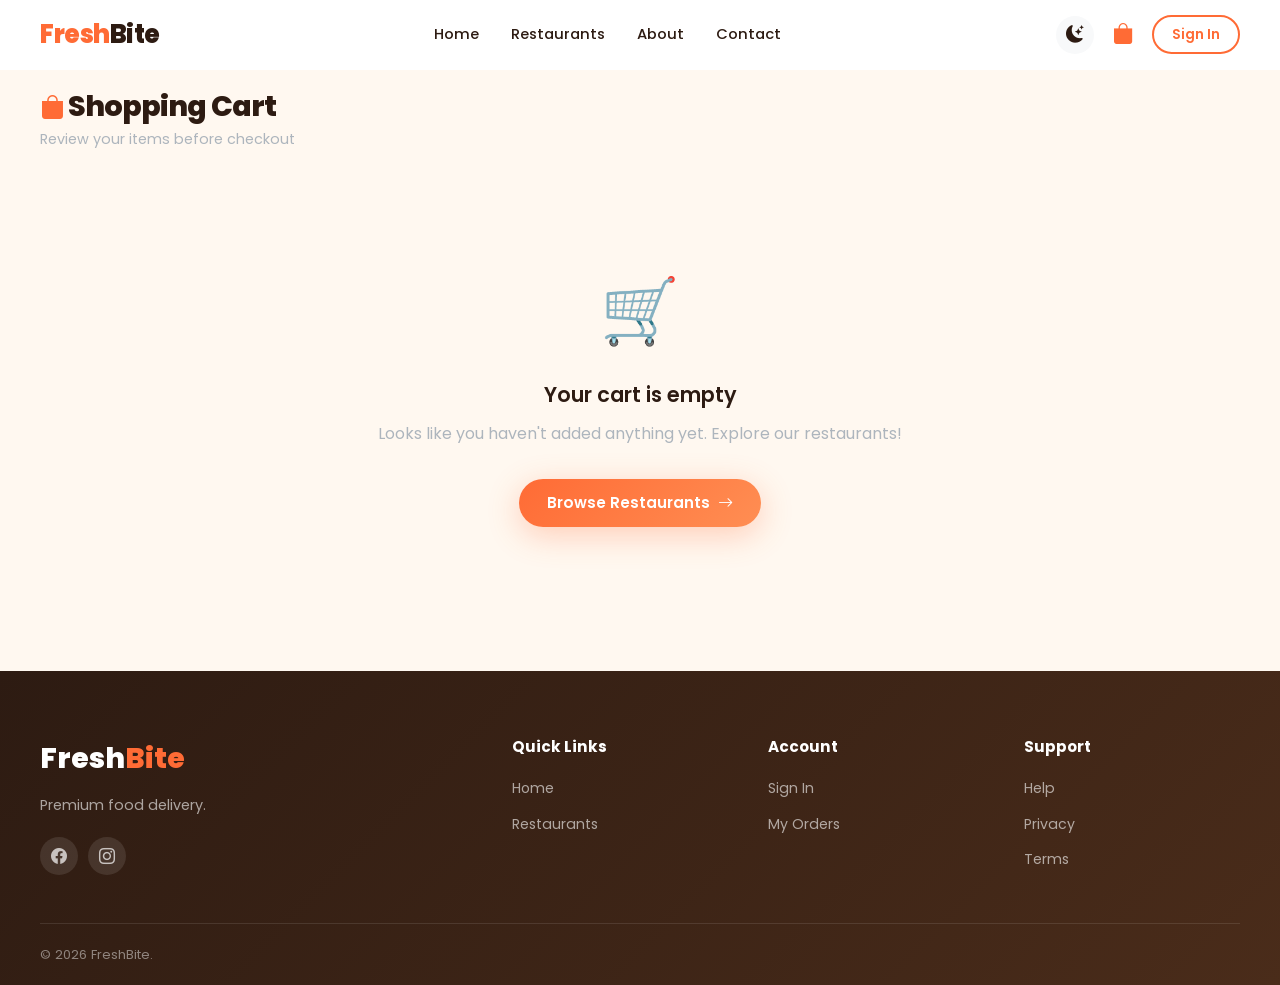
<file: cart.html>
<!DOCTYPE html>
<html lang="en" data-theme="light">
<head>
  <meta charset="UTF-8">
  <meta name="viewport" content="width=device-width, initial-scale=1.0">
  <meta name="description" content="Your shopping cart on FreshBite. Review your order before checkout.">
  <title>Cart — FreshBite</title>
  <link rel="icon" href="data:image/svg+xml,<svg xmlns='http://www.w3.org/2000/svg' viewBox='0 0 100 100'><text y='.9em' font-size='90'>🍔</text></svg>">
  <link rel="stylesheet" href="https://cdn.jsdelivr.net/npm/bootstrap-icons@1.11.3/font/bootstrap-icons.min.css">
  <link rel="stylesheet" href="css/style.css">
  <link rel="stylesheet" href="css/animations.css">
  <link rel="stylesheet" href="css/components.css">
  <link rel="stylesheet" href="css/responsive.css">
</head>
<body>
<div id="page-loader" class="active">
  <div class="loader-inner"><div class="loader-logo"><span class="loader-brand">Fresh<span>Bite</span></span></div><div class="loader-dots"><span></span><span></span><span></span></div></div>
</div>
<nav id="navbar" role="navigation">
  <div class="navbar-inner">
    <a href="index.html" class="navbar-logo"><span class="logo-text">Fresh<span>Bite</span></span></a>
    <div class="navbar-links">
      <a href="index.html">Home</a><a href="restaurants.html">Restaurants</a><a href="about.html">About</a><a href="contact.html">Contact</a>
    </div>
    <div class="navbar-actions">
      <button class="dark-mode-btn btn-icon" aria-label="Toggle dark mode"><i class="bi bi-moon-stars-fill"></i></button>
      <a href="cart.html" class="btn-icon cart-icon-wrap" aria-label="Cart">
        <i class="bi bi-bag-fill" style="font-size:1.3rem;color:var(--primary)"></i>
        <span class="cart-badge">0</span>
      </a>
      <a href="login.html" class="btn-secondary btn-sm nav-guest">Sign In</a>
      <div class="nav-auth" style="display:none;align-items:center;gap:8px;">
        <a href="profile.html" class="btn-icon"><i class="bi bi-person-circle" style="font-size:1.4rem;color:var(--text-primary)"></i></a>
        <span class="nav-user-name" style="font-size:0.88rem;font-weight:600;"></span>
      </div>
      <button id="mobile-menu-btn" aria-label="Open menu"><span></span><span></span><span></span></button>
    </div>
  </div>
</nav>
<div id="mobile-menu">
  <a href="index.html"><i class="bi bi-house"></i> Home</a>
  <a href="restaurants.html"><i class="bi bi-shop"></i> Restaurants</a>
  <a href="cart.html"><i class="bi bi-bag"></i> Cart</a>
  <a href="profile.html"><i class="bi bi-person"></i> Profile</a>
  <a href="login.html" class="nav-guest"><i class="bi bi-box-arrow-in-right"></i> Sign In</a>
</div>

<main style="padding-top:calc(var(--navbar-h) + 20px);">
  <div class="container" style="margin-bottom:64px;">
    <!-- Page header -->
    <div style="margin-bottom:28px;">
      <h1 style="font-size:1.8rem;margin-bottom:4px;"><i class="bi bi-bag-fill" style="color:var(--primary);font-size:1.5rem;"></i> Shopping Cart</h1>
      <p style="color:var(--text-muted);font-size:0.9rem;">Review your items before checkout</p>
    </div>

    <!-- Empty State -->
    <div id="cart-empty" style="display:none;">
      <div class="empty-state" style="padding:80px 20px;">
        <div class="empty-icon">🛒</div>
        <h3>Your cart is empty</h3>
        <p>Looks like you haven't added anything yet. Explore our restaurants!</p>
        <a href="restaurants.html" class="btn-primary" style="margin-top:8px;">Browse Restaurants <i class="bi bi-arrow-right"></i></a>
      </div>
    </div>

    <!-- Cart Content -->
    <div id="cart-content">
      <div class="cart-page-grid">
        <!-- Items -->
        <div>
          <div class="cart-items-section">
            <div class="cart-section-header">
              <h3 id="cart-restaurant-name" style="color:var(--text-primary);"></h3>
              <button id="clear-cart-btn" class="btn-clear-cart" aria-label="Clear cart">
                <i class="bi bi-trash3"></i> Clear Cart
              </button>
            </div>
            <div id="cart-items-container" role="list" aria-label="Cart items"></div>
          </div>

          <!-- Continue Shopping -->
          <div style="margin-top:16px;">
            <button id="continue-shopping-btn" class="btn-outline" style="width:100%;justify-content:center;">
              <i class="bi bi-arrow-left"></i> Continue Shopping
            </button>
          </div>

<!-- Delivery info strip -->
          <div style="margin-top:16px;background:rgba(46,204,113,0.08);border:1px solid rgba(46,204,113,0.2);border-radius:var(--radius-md);padding:14px 18px;">
            <div style="display:flex;align-items:center;gap:10px;">
              <i class="bi bi-truck" style="color:var(--success);font-size:1.2rem;"></i>
              <span id="delivery-strip-msg" style="font-size:0.85rem;color:var(--success);font-weight:600;">Add ₹<span id="delivery-threshold-msg"></span> more for FREE delivery! 🎉</span>
            </div>
            <div class="free-delivery-track" style="margin-top:12px;">
              <div class="free-delivery-fill" id="free-delivery-fill" style="width:0%;"></div>
              <div class="free-delivery-marker" id="free-delivery-marker" style="left:100%;"></div>
            </div>
          </div>
        </div>

        <!-- Price Summary -->
        <div>
          <div class="price-summary-card">
            <div class="summary-header"><i class="bi bi-receipt" style="color:var(--primary)"></i> Order Summary</div>

            <!-- Coupon -->
            <div class="coupon-section">
              <h4 style="font-size:0.88rem;font-weight:700;margin-bottom:10px;display:flex;align-items:center;gap:6px;"><i class="bi bi-tag-fill" style="color:var(--primary)"></i> Apply Promo Code</h4>
              <div class="coupon-input-group">
                <input type="text" id="coupon-input" placeholder="Enter code" aria-label="Coupon code" autocomplete="off" style="text-transform:uppercase;letter-spacing:0.05em;">
                <button id="apply-coupon-btn" class="btn-apply-coupon">Apply</button>
              </div>
              <div id="coupon-message" class="coupon-message"></div>
              <div id="applied-coupon" style="display:none;margin-top:8px;background:rgba(46,204,113,0.08);border:1px dashed var(--success);border-radius:var(--radius-sm);padding:8px 12px;align-items:center;justify-content:space-between;font-size:0.82rem;">
                <span><i class="bi bi-check-circle-fill" style="color:var(--success);margin-right:5px;"></i> Code: <strong class="code-text"></strong></span>
                <button id="remove-coupon-btn" style="color:var(--danger);font-size:0.78rem;">Remove</button>
              </div>
<div style="display:flex;gap:6px;margin-top:10px;flex-wrap:wrap;">
                <button class="filter-chip" style="font-size:0.72rem;padding:4px 10px;" onclick="applyCouponPreset('FRESH50', this)">FRESH50</button>
                <button class="filter-chip" style="font-size:0.72rem;padding:4px 10px;" onclick="applyCouponPreset('SAVE20', this)">SAVE20</button>
                <button class="filter-chip" style="font-size:0.72rem;padding:4px 10px;" onclick="applyCouponPreset('FREEDEL', this)">FREEDEL</button>
              </div>
            </div>

            <!-- Price rows -->
            <div class="price-breakdown">
              <div class="price-row"><span>Subtotal</span><span id="summary-subtotal">₹0</span></div>
              <div class="price-row"><span>Delivery Fee</span><span id="summary-delivery">₹29</span></div>
              <div class="price-row"><span>GST (5%)</span><span id="summary-tax">₹0</span></div>
              <div class="price-row" id="discount-row" style="display:none;"><span style="color:var(--success);">Discount</span><span id="summary-discount" class="discount-amt"></span></div>
            </div>
            <div class="summary-total">
              <span>Grand Total</span>
              <span id="summary-total" class="total-price">₹0</span>
            </div>
            <div id="summary-savings" class="savings-badge" style="display:none;"></div>
            <a href="checkout.html" class="btn-checkout" id="checkout-btn">
              Proceed to Checkout <i class="bi bi-arrow-right"></i>
            </a>
            <a href="restaurants.html" class="btn-continue-shopping">or continue shopping</a>

            <!-- Payment icons -->
            <div style="padding:12px 20px 20px;display:flex;align-items:center;gap:8px;justify-content:center;flex-wrap:wrap;">
              <span style="font-size:0.72rem;color:var(--text-muted);">Secure payments:</span>
              <span style="font-size:1.1rem;" title="UPI">📱</span>
              <span style="font-size:1.1rem;" title="Card">💳</span>
              <span style="font-size:1.1rem;" title="Cash">💵</span>
              <span style="font-size:1.1rem;" title="Wallet">👛</span>
            </div>
          </div>
        </div>
      </div>
    </div>
  </div>
</main>

<footer role="contentinfo">
  <div class="container">
    <div class="footer-grid">
      <div class="footer-brand"><div class="logo-text">Fresh<span>Bite</span></div><p>Premium food delivery.</p><div class="footer-social"><a href="#" class="social-btn"><i class="bi bi-facebook"></i></a><a href="#" class="social-btn"><i class="bi bi-instagram"></i></a></div></div>
      <div class="footer-col"><h4>Quick Links</h4><ul><li><a href="index.html">Home</a></li><li><a href="restaurants.html">Restaurants</a></li></ul></div>
      <div class="footer-col"><h4>Account</h4><ul><li><a href="login.html">Sign In</a></li><li><a href="profile.html">My Orders</a></li></ul></div>
<div class="footer-col"><h4>Support</h4><ul><li><a href="contact.html">Help</a></li><li><a href="privacy.html">Privacy</a></li><li><a href="terms.html">Terms</a></li></ul></div>
    </div>
    <div class="footer-bottom"><span>© 2026 FreshBite.</span></div>
  </div>
</footer>
<button id="back-to-top" aria-label="Back to top"><i class="bi bi-arrow-up"></i></button>

<script src="js/data.js"></script>
<script src="js/storage.js"></script>
<script src="js/utils.js"></script>
<script src="js/ui.js"></script>
<script src="js/cart.js"></script>
<script src="js/restaurant.js"></script>
<script src="js/products.js"></script>
<script src="js/auth.js"></script>
<script src="js/checkout.js"></script>
<script src="js/app.js"></script>
<script>
  document.addEventListener('DOMContentLoaded', () => {
    // Delivery threshold helper
    const thresholdEl = document.getElementById('delivery-threshold-msg');
    const sub = Cart.getSubtotal();
    const remaining = Cart.FREE_DELIVERY_THRESHOLD - sub;
    const strip = thresholdEl?.closest('div');
    if (thresholdEl) {
      if (remaining <= 0) {
        if (strip) strip.innerHTML = '<i class="bi bi-truck" style="color:var(--success);font-size:1.2rem;"></i><span style="font-size:0.85rem;color:var(--success);font-weight:600;">You have FREE delivery on this order! 🎉</span>';
      } else {
        thresholdEl.textContent = remaining;
      }
    }
    // Show discount row only if discount applied
    const discRow = document.getElementById('discount-row');
    if (discRow) discRow.style.display = 'none';

// Keep free-delivery progress bar in sync with cart changes
    const origSync = Cart.syncBadge.bind(Cart);
    Cart.syncBadge = function() { origSync(); if (typeof updateFreeDeliveryBar === 'function') updateFreeDeliveryBar(); };
  });

  // One-click coupon preset apply (B10)
  function applyCouponPreset(code, btn) {
    const input = document.getElementById('coupon-input');
    if (input) input.value = code;
    // Trigger the Apply button
    document.getElementById('apply-coupon-btn')?.click();
    // Visual feedback on the clicked chip
    if (btn) {
      btn.classList.add('active');
      setTimeout(() => btn.classList.remove('active'), 1500);
    }
  }
</script>
</body>
</html>
</file>
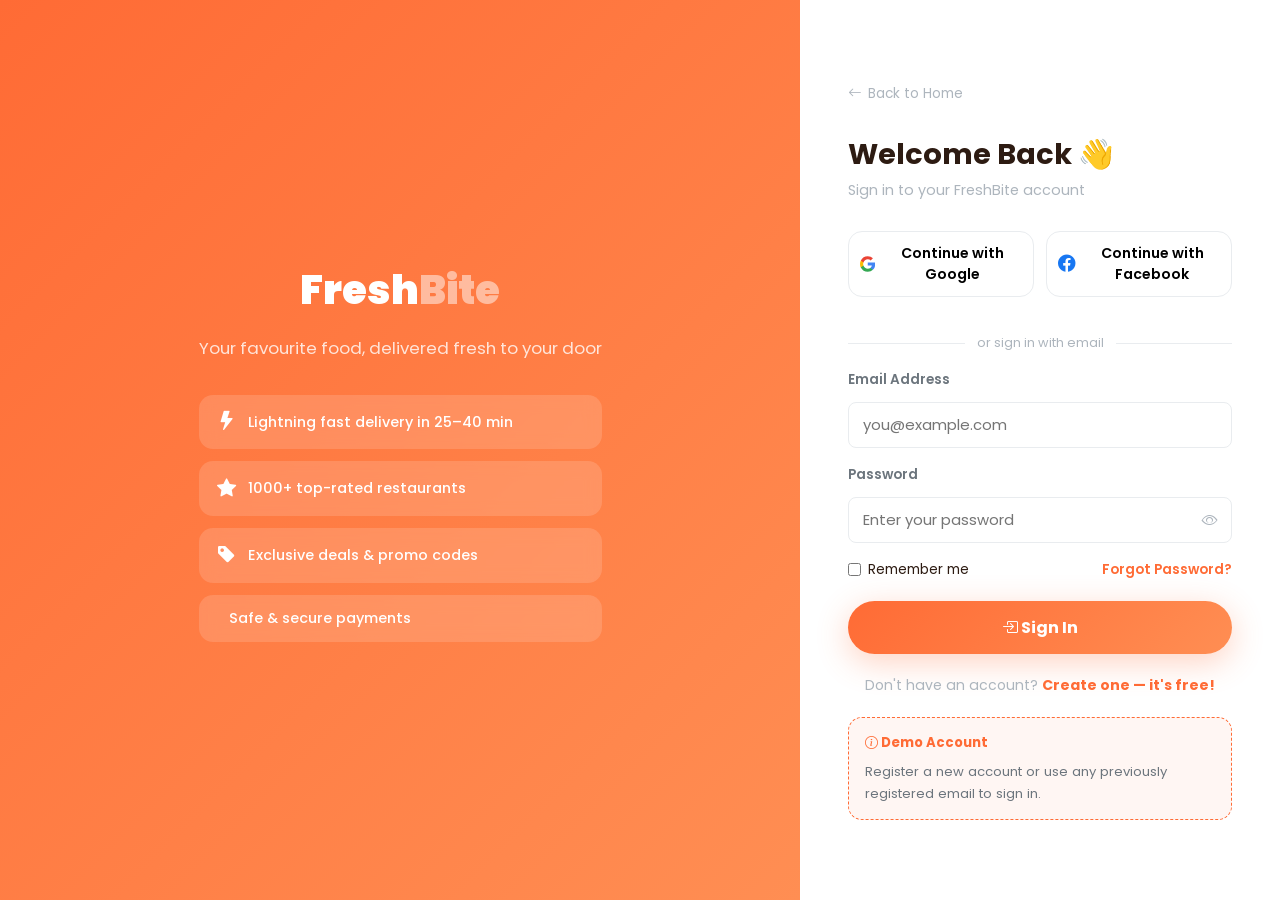
<file: checkout.html>
<!DOCTYPE html>
<html lang="en" data-theme="light">
<head>
  <meta charset="UTF-8">
  <meta name="viewport" content="width=device-width, initial-scale=1.0">
  <meta name="description" content="Complete your order on FreshBite. Select address, time, and payment.">
  <title>Checkout — FreshBite</title>
  <link rel="icon" href="data:image/svg+xml,<svg xmlns='http://www.w3.org/2000/svg' viewBox='0 0 100 100'><text y='.9em' font-size='90'>🍔</text></svg>">
  <link rel="stylesheet" href="https://cdn.jsdelivr.net/npm/bootstrap-icons@1.11.3/font/bootstrap-icons.min.css">
  <link rel="stylesheet" href="css/style.css">
  <link rel="stylesheet" href="css/animations.css">
  <link rel="stylesheet" href="css/components.css">
  <link rel="stylesheet" href="css/responsive.css">
</head>
<body>
<div id="page-loader" class="active">
  <div class="loader-inner"><div class="loader-logo"><span class="loader-brand">Fresh<span>Bite</span></span></div><div class="loader-dots"><span></span><span></span><span></span></div></div>
</div>
<nav id="navbar" role="navigation">
  <div class="navbar-inner">
    <a href="index.html" class="navbar-logo"><span class="logo-text">Fresh<span>Bite</span></span></a>
    <div class="navbar-links">
      <a href="index.html">Home</a><a href="restaurants.html">Restaurants</a>
    </div>
    <div class="navbar-actions">
      <button class="dark-mode-btn btn-icon" aria-label="Toggle dark mode"><i class="bi bi-moon-stars-fill"></i></button>
      <a href="cart.html" class="btn-icon cart-icon-wrap" aria-label="Cart">
        <i class="bi bi-bag-fill" style="font-size:1.3rem;color:var(--text-primary)"></i>
        <span class="cart-badge">0</span>
      </a>
      <button id="mobile-menu-btn" aria-label="Open menu"><span></span><span></span><span></span></button>
    </div>
  </div>
</nav>
<div id="mobile-menu">
  <a href="index.html"><i class="bi bi-house"></i> Home</a>
  <a href="restaurants.html"><i class="bi bi-shop"></i> Restaurants</a>
  <a href="cart.html"><i class="bi bi-bag"></i> Cart</a>
</div>

<main style="padding-top:calc(var(--navbar-h) + 24px);padding-bottom:60px;" id="checkout-container">
  <div class="container">
    <!-- Header -->
    <div style="margin-bottom:28px;">
      <h1 style="font-size:1.8rem;margin-bottom:4px;"><i class="bi bi-bag-check-fill" style="color:var(--primary);font-size:1.5rem;"></i> Checkout</h1>
      <p style="color:var(--text-muted);font-size:0.9rem;">Almost there! Complete your order details</p>
    </div>

    <div class="checkout-grid">
      <!-- Left: Steps -->
      <div class="checkout-main" id="checkout-main-panel">
        <!-- Step Indicators -->
        <div class="step-indicators" role="tablist" aria-label="Checkout steps">
          <div class="step-indicator active" role="tab">
            <div style="display:flex;flex-direction:column;align-items:center;gap:4px;">
              <div class="step-circle" aria-label="Step 1: Address">1</div>
              <span class="step-text" style="position:static;margin-top:4px;">Address</span>
            </div>
            <div class="step-line"></div>
          </div>
          <div class="step-indicator" role="tab">
            <div style="display:flex;flex-direction:column;align-items:center;gap:4px;">
              <div class="step-circle" aria-label="Step 2: Delivery Time">2</div>
              <span class="step-text" style="position:static;margin-top:4px;">Time</span>
            </div>
            <div class="step-line"></div>
          </div>
          <div class="step-indicator" role="tab">
            <div style="display:flex;flex-direction:column;align-items:center;gap:4px;">
              <div class="step-circle" aria-label="Step 3: Payment">3</div>
              <span class="step-text" style="position:static;margin-top:4px;">Payment</span>
            </div>
          </div>
        </div>

        <!-- Step Panels -->
        <div class="checkout-step-panel active" id="address-step" role="tabpanel" aria-label="Delivery address"></div>
        <div class="checkout-step-panel" id="time-step" role="tabpanel" aria-label="Delivery time"></div>
        <div class="checkout-step-panel" id="payment-step" role="tabpanel" aria-label="Payment method"></div>

        <!-- Navigation Buttons -->
        <div class="checkout-actions">
          <button id="checkout-back-btn" style="display:none;" aria-label="Go back">
            <i class="bi bi-arrow-left"></i> Back
          </button>
          <button id="checkout-next-btn" class="btn-primary" aria-label="Continue">
            Continue <i class="bi bi-arrow-right"></i>
          </button>
        </div>
      </div>

      <!-- Right: Order Summary -->
      <div class="checkout-summary">
        <div class="checkout-summary-header"><i class="bi bi-receipt" style="color:var(--primary)"></i> Order Summary</div>
        <div id="checkout-order-summary"></div>
      </div>
    </div>
  </div>
</main>

<!-- ══ ORDER SUCCESS MODAL ══ -->
<div class="modal" id="order-success-modal" role="dialog" aria-modal="true" aria-labelledby="success-title">
  <div class="modal-content" style="max-width:480px;">
    <div class="order-success-content">
      <div class="success-checkmark"><i class="bi bi-check-lg"></i></div>
      <h2 id="success-title">Order Placed! 🎉</h2>
      <p>Your order has been confirmed and is being prepared.</p>

      <div class="order-detail-row">
        <span>Order ID</span>
        <span id="success-order-id" style="font-family:monospace;font-size:0.9rem;"></span>
      </div>
      <div class="order-detail-row">
        <span>Total Amount</span>
        <span id="success-total"></span>
      </div>
      <div class="order-detail-row">
        <span>Estimated Delivery</span>
        <span id="success-delivery-time"></span>
      </div>

      <!-- Order Timeline Preview -->
      <div style="background:var(--light-gray);border-radius:var(--radius-lg);padding:16px;margin-top:16px;text-align:left;">
        <p style="font-size:0.82rem;font-weight:700;color:var(--text-primary);margin-bottom:12px;">Order Status</p>
        <div class="order-timeline" style="margin:0;">
          <div class="timeline-step done"><div class="timeline-dot"></div><span>Placed</span></div>
          <div class="timeline-step done"><div class="timeline-dot"></div><span>Confirmed</span></div>
          <div class="timeline-step"><div class="timeline-dot"></div><span>Preparing</span></div>
          <div class="timeline-step"><div class="timeline-dot"></div><span>On the way</span></div>
          <div class="timeline-step"><div class="timeline-dot"></div><span>Delivered</span></div>
        </div>
      </div>

      <div class="order-success-actions">
        <a href="profile.html?tab=orders" class="btn-track-order">
          <i class="bi bi-geo-alt-fill"></i> Track Order
        </a>
        <a href="index.html" class="btn-back-home">Back to Home</a>
      </div>
    </div>
  </div>
</div>

<button id="back-to-top" aria-label="Back to top"><i class="bi bi-arrow-up"></i></button>

<script src="js/data.js"></script>
<script src="js/storage.js"></script>
<script src="js/utils.js"></script>
<script src="js/ui.js"></script>
<script src="js/cart.js"></script>
<script src="js/restaurant.js"></script>
<script src="js/products.js"></script>
<script src="js/auth.js"></script>
<script src="js/checkout.js"></script>
<script src="js/app.js"></script>
</body>
</html>
</file>
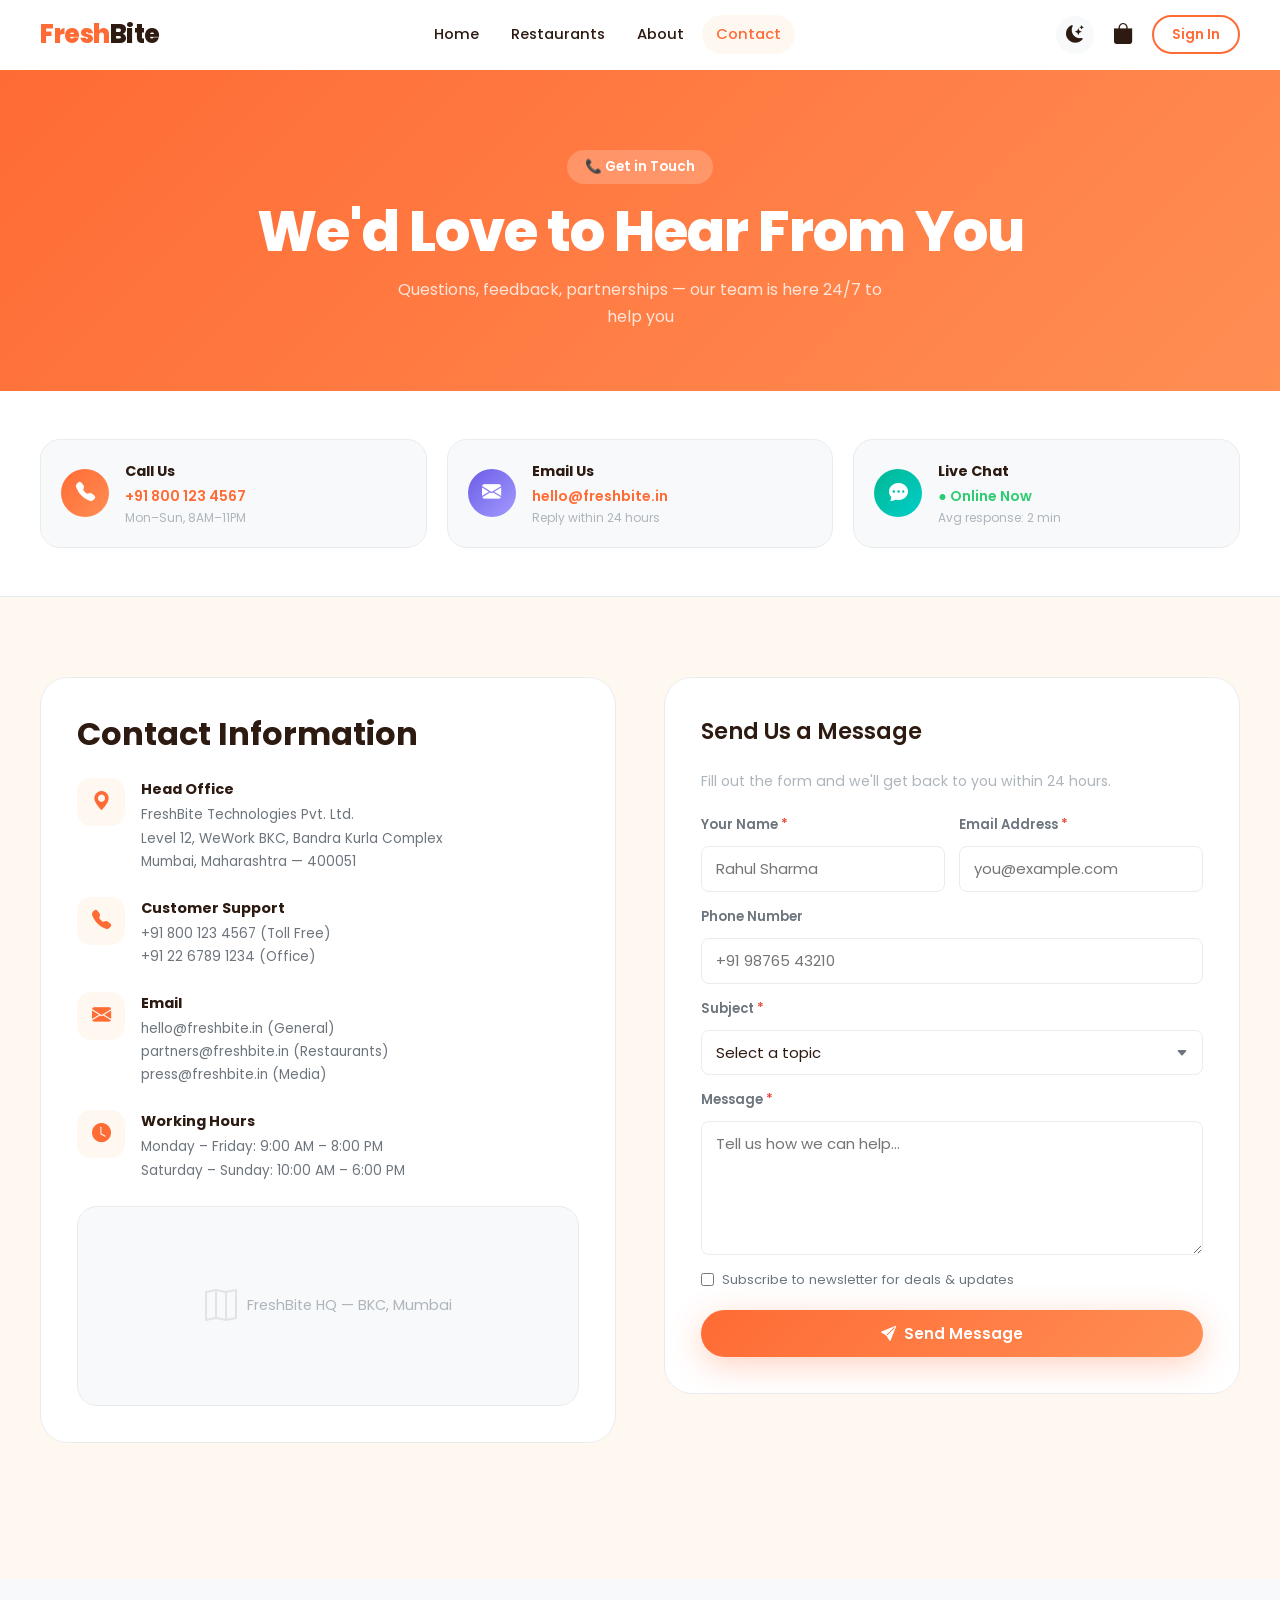
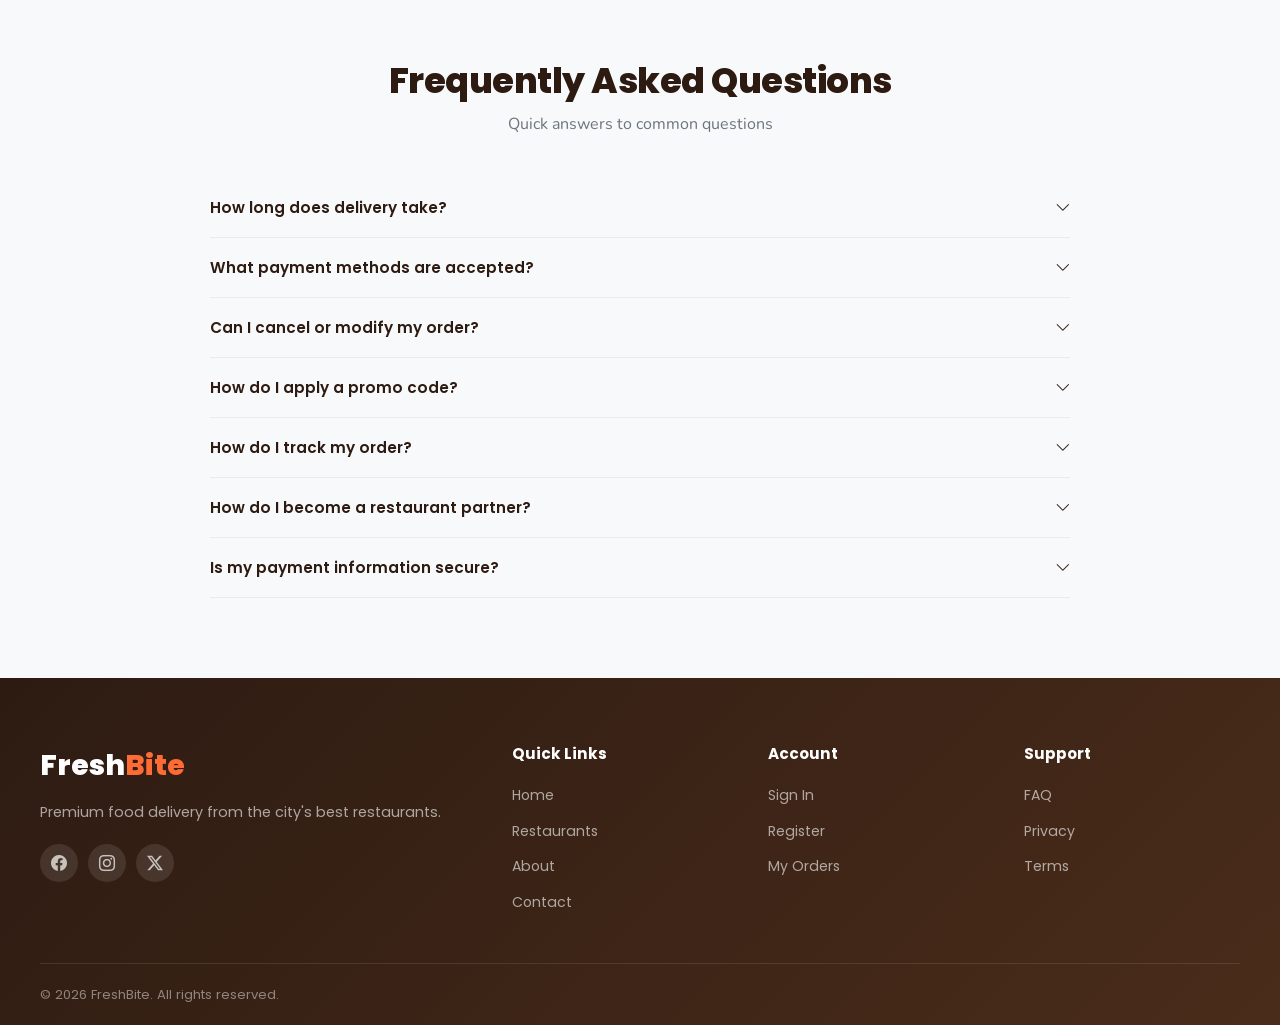
<file: contact.html>
<!DOCTYPE html>
<html lang="en" data-theme="light">
<head>
  <meta charset="UTF-8">
  <meta name="viewport" content="width=device-width, initial-scale=1.0">
  <meta name="description" content="Get in touch with FreshBite. Customer support, business enquiries, feedback.">
  <title>Contact Us — FreshBite</title>
  <link rel="icon" href="data:image/svg+xml,<svg xmlns='http://www.w3.org/2000/svg' viewBox='0 0 100 100'><text y='.9em' font-size='90'>🍔</text></svg>">
  <link rel="stylesheet" href="https://cdn.jsdelivr.net/npm/bootstrap-icons@1.11.3/font/bootstrap-icons.min.css">
  <link rel="stylesheet" href="css/style.css">
  <link rel="stylesheet" href="css/animations.css">
  <link rel="stylesheet" href="css/components.css">
  <link rel="stylesheet" href="css/responsive.css">
</head>
<body>
<div id="page-loader" class="active">
  <div class="loader-inner"><div class="loader-logo"><span class="loader-brand">Fresh<span>Bite</span></span></div><div class="loader-dots"><span></span><span></span><span></span></div></div>
</div>
<nav id="navbar" role="navigation">
  <div class="navbar-inner">
    <a href="index.html" class="navbar-logo"><span class="logo-text">Fresh<span>Bite</span></span></a>
    <div class="navbar-links">
      <a href="index.html">Home</a><a href="restaurants.html">Restaurants</a><a href="about.html">About</a><a href="contact.html" class="active">Contact</a>
    </div>
    <div class="navbar-actions">
      <button class="dark-mode-btn btn-icon" aria-label="Toggle dark mode"><i class="bi bi-moon-stars-fill"></i></button>
      <a href="cart.html" class="btn-icon cart-icon-wrap" aria-label="Cart">
        <i class="bi bi-bag-fill" style="font-size:1.3rem;color:var(--text-primary)"></i>
        <span class="cart-badge">0</span>
      </a>
      <a href="login.html" class="btn-secondary btn-sm nav-guest">Sign In</a>
      <div class="nav-auth" style="display:none;align-items:center;gap:8px;">
        <a href="profile.html" class="btn-icon"><i class="bi bi-person-circle" style="font-size:1.4rem;color:var(--text-primary)"></i></a>
        <span class="nav-user-name" style="font-size:0.88rem;font-weight:600;color:var(--text-primary)"></span>
      </div>
      <button id="mobile-menu-btn" aria-label="Open menu"><span></span><span></span><span></span></button>
    </div>
  </div>
</nav>
<div id="mobile-menu">
  <a href="index.html"><i class="bi bi-house"></i> Home</a>
  <a href="restaurants.html"><i class="bi bi-shop"></i> Restaurants</a>
  <a href="about.html"><i class="bi bi-info-circle"></i> About</a>
  <a href="contact.html"><i class="bi bi-envelope"></i> Contact</a>
  <a href="cart.html"><i class="bi bi-bag"></i> Cart</a>
  <a href="login.html" class="nav-guest"><i class="bi bi-box-arrow-in-right"></i> Sign In</a>
</div>

<main style="padding-top:var(--navbar-h);">
  <!-- Hero -->
  <div style="background:var(--gradient-primary);padding:80px 0 60px;text-align:center;color:#fff;" aria-labelledby="contact-hero-heading">
    <div class="container">
      <span style="background:rgba(255,255,255,0.2);color:#fff;font-size:0.85rem;font-weight:600;padding:6px 18px;border-radius:var(--radius-full);display:inline-block;margin-bottom:16px;">📞 Get in Touch</span>
      <h1 id="contact-hero-heading" style="color:#fff;margin-bottom:12px;">We'd Love to Hear From You</h1>
      <p style="color:rgba(255,255,255,0.8);max-width:500px;margin:0 auto;font-size:1rem;">Questions, feedback, partnerships — our team is here 24/7 to help you</p>
    </div>
  </div>

  <!-- Quick Contact Cards -->
  <section class="section-sm" style="background:var(--card-bg);border-bottom:1px solid var(--border);">
    <div class="container">
      <div class="grid-3" style="gap:20px;">
        <div style="display:flex;align-items:center;gap:16px;background:var(--light-gray);border-radius:var(--radius-lg);padding:20px;border:1px solid var(--border);">
          <div style="width:48px;height:48px;border-radius:50%;background:var(--gradient-primary);display:flex;align-items:center;justify-content:center;font-size:1.2rem;color:#fff;flex-shrink:0;"><i class="bi bi-telephone-fill"></i></div>
          <div><strong style="display:block;font-size:0.9rem;">Call Us</strong><a href="tel:+918001234567" style="color:var(--primary);font-weight:600;font-size:0.88rem;">+91 800 123 4567</a><small style="display:block;color:var(--text-muted);font-size:0.75rem;">Mon–Sun, 8AM–11PM</small></div>
        </div>
        <div style="display:flex;align-items:center;gap:16px;background:var(--light-gray);border-radius:var(--radius-lg);padding:20px;border:1px solid var(--border);">
          <div style="width:48px;height:48px;border-radius:50%;background:linear-gradient(135deg,#6C5CE7,#a29bfe);display:flex;align-items:center;justify-content:center;font-size:1.2rem;color:#fff;flex-shrink:0;"><i class="bi bi-envelope-fill"></i></div>
          <div><strong style="display:block;font-size:0.9rem;">Email Us</strong><a href="mailto:hello@freshbite.in" style="color:var(--primary);font-weight:600;font-size:0.88rem;">hello@freshbite.in</a><small style="display:block;color:var(--text-muted);font-size:0.75rem;">Reply within 24 hours</small></div>
        </div>
        <div style="display:flex;align-items:center;gap:16px;background:var(--light-gray);border-radius:var(--radius-lg);padding:20px;border:1px solid var(--border);">
          <div style="width:48px;height:48px;border-radius:50%;background:linear-gradient(135deg,#00b894,#00cec9);display:flex;align-items:center;justify-content:center;font-size:1.2rem;color:#fff;flex-shrink:0;"><i class="bi bi-chat-dots-fill"></i></div>
          <div><strong style="display:block;font-size:0.9rem;">Live Chat</strong><span style="color:var(--success);font-weight:600;font-size:0.88rem;">● Online Now</span><small style="display:block;color:var(--text-muted);font-size:0.75rem;">Avg response: 2 min</small></div>
        </div>
      </div>
    </div>
  </section>

  <!-- Main Content -->
  <section class="section" aria-labelledby="contact-main-heading">
    <div class="container">
      <div class="contact-grid">
        <!-- Info + Map -->
        <div>
          <div class="contact-info-card animate-on-scroll">
            <h2 id="contact-main-heading" style="margin-bottom:24px;">Contact Information</h2>
            <div class="contact-info-item">
              <div class="contact-info-icon"><i class="bi bi-geo-alt-fill"></i></div>
              <div>
                <strong>Head Office</strong>
                <p>FreshBite Technologies Pvt. Ltd.<br>Level 12, WeWork BKC, Bandra Kurla Complex<br>Mumbai, Maharashtra — 400051</p>
              </div>
            </div>
            <div class="contact-info-item">
              <div class="contact-info-icon"><i class="bi bi-telephone-fill"></i></div>
              <div>
                <strong>Customer Support</strong>
                <p>+91 800 123 4567 (Toll Free)<br>+91 22 6789 1234 (Office)</p>
              </div>
            </div>
            <div class="contact-info-item">
              <div class="contact-info-icon"><i class="bi bi-envelope-fill"></i></div>
              <div>
                <strong>Email</strong>
                <p>hello@freshbite.in (General)<br>partners@freshbite.in (Restaurants)<br>press@freshbite.in (Media)</p>
              </div>
            </div>
            <div class="contact-info-item">
              <div class="contact-info-icon"><i class="bi bi-clock-fill"></i></div>
              <div>
                <strong>Working Hours</strong>
                <p>Monday – Friday: 9:00 AM – 8:00 PM<br>Saturday – Sunday: 10:00 AM – 6:00 PM</p>
              </div>
            </div>
            <div class="map-placeholder" aria-label="Office location map">
              <i class="bi bi-map" style="font-size:2rem;opacity:0.3;"></i>
              <span>FreshBite HQ — BKC, Mumbai</span>
            </div>
          </div>
        </div>

        <!-- Form -->
        <div>
          <div class="contact-form-card animate-on-scroll">
            <h3>Send Us a Message</h3>
            <p style="color:var(--text-muted);font-size:0.88rem;margin-bottom:20px;">Fill out the form and we'll get back to you within 24 hours.</p>
            <form id="contact-form" novalidate>
              <div class="form-row">
                <div class="form-group">
                  <label for="contact-name" class="form-label">Your Name <span style="color:var(--danger)">*</span></label>
                  <input type="text" id="contact-name" class="form-control" placeholder="Rahul Sharma" required aria-required="true">
                </div>
                <div class="form-group">
                  <label for="contact-email" class="form-label">Email Address <span style="color:var(--danger)">*</span></label>
                  <input type="email" id="contact-email" class="form-control" placeholder="you@example.com" required aria-required="true">
                </div>
              </div>
              <div class="form-group">
                <label for="contact-phone" class="form-label">Phone Number</label>
                <input type="tel" id="contact-phone" class="form-control" placeholder="+91 98765 43210">
              </div>
              <div class="form-group">
                <label for="contact-subject" class="form-label">Subject <span style="color:var(--danger)">*</span></label>
                <select id="contact-subject" class="form-control" required aria-required="true">
                  <option value="">Select a topic</option>
                  <option value="order">Order Issue</option>
                  <option value="payment">Payment Problem</option>
                  <option value="restaurant">Restaurant Feedback</option>
                  <option value="delivery">Delivery Concern</option>
                  <option value="partnership">Restaurant Partnership</option>
                  <option value="other">Other</option>
                </select>
              </div>
              <div class="form-group">
                <label for="contact-message" class="form-label">Message <span style="color:var(--danger)">*</span></label>
                <textarea id="contact-message" class="form-control" rows="5" placeholder="Tell us how we can help..." required aria-required="true"></textarea>
              </div>
              <div style="margin-bottom:20px;">
                <label style="display:flex;align-items:center;gap:8px;cursor:pointer;font-size:0.82rem;color:var(--text-secondary);">
                  <input type="checkbox" style="width:auto;"> Subscribe to newsletter for deals & updates
                </label>
              </div>
              <button type="submit" class="btn-primary" style="width:100%;justify-content:center;">
                <i class="bi bi-send-fill"></i> Send Message
              </button>
            </form>
          </div>
        </div>
      </div>
    </div>
  </section>

  <!-- FAQ -->
  <section class="section faq-section" style="background:var(--light-gray);" id="faq" aria-labelledby="faq-heading">
    <div class="container container-sm">
      <div class="text-center" style="margin-bottom:40px;">
        <h2 id="faq-heading" class="section-title">Frequently Asked Questions</h2>
        <p class="section-subtitle">Quick answers to common questions</p>
      </div>
      <div id="faq-list">
        <div class="faq-item">
          <button class="faq-question">How long does delivery take? <i class="bi bi-chevron-down"></i></button>
          <div class="faq-answer"><p>Most orders are delivered within 25–45 minutes depending on your location and the restaurant's preparation time. You can see estimated time on the restaurant page before ordering.</p></div>
        </div>
        <div class="faq-item">
          <button class="faq-question">What payment methods are accepted? <i class="bi bi-chevron-down"></i></button>
          <div class="faq-answer"><p>We accept Cash on Delivery, all UPI apps (GPay, PhonePe, Paytm, BHIM), Credit/Debit cards (Visa, Mastercard, RuPay), and the FreshBite Wallet.</p></div>
        </div>
        <div class="faq-item">
          <button class="faq-question">Can I cancel or modify my order? <i class="bi bi-chevron-down"></i></button>
          <div class="faq-answer"><p>Orders can be cancelled within 2 minutes of placing. Once the restaurant confirms, cancellation is not possible. For modifications, contact support immediately after placing the order.</p></div>
        </div>
        <div class="faq-item">
          <button class="faq-question">How do I apply a promo code? <i class="bi bi-chevron-down"></i></button>
          <div class="faq-answer"><p>On the cart page, enter your promo code in the "Apply Promo Code" section and click Apply. The discount will be applied to your order total instantly.</p></div>
        </div>
        <div class="faq-item">
          <button class="faq-question">How do I track my order? <i class="bi bi-chevron-down"></i></button>
          <div class="faq-answer"><p>After placing an order, go to "My Orders" in your profile to see the real-time status of your delivery. You'll also receive updates via the notification system.</p></div>
        </div>
        <div class="faq-item">
          <button class="faq-question">How do I become a restaurant partner? <i class="bi bi-chevron-down"></i></button>
          <div class="faq-answer"><p>We'd love to have you! Email us at partners@freshbite.in or fill out the contact form above selecting "Restaurant Partnership". Our team will reach out within 2 business days.</p></div>
        </div>
        <div class="faq-item">
          <button class="faq-question">Is my payment information secure? <i class="bi bi-chevron-down"></i></button>
          <div class="faq-answer"><p>Absolutely. All payments are processed through encrypted, PCI-DSS compliant gateways. We never store your card details on our servers.</p></div>
        </div>
      </div>
    </div>
  </section>
</main>

<footer role="contentinfo">
  <div class="container">
    <div class="footer-grid">
      <div class="footer-brand"><div class="logo-text">Fresh<span>Bite</span></div><p>Premium food delivery from the city's best restaurants.</p><div class="footer-social"><a href="#" class="social-btn"><i class="bi bi-facebook"></i></a><a href="#" class="social-btn"><i class="bi bi-instagram"></i></a><a href="#" class="social-btn"><i class="bi bi-twitter-x"></i></a></div></div>
      <div class="footer-col"><h4>Quick Links</h4><ul><li><a href="index.html">Home</a></li><li><a href="restaurants.html">Restaurants</a></li><li><a href="about.html">About</a></li><li><a href="contact.html">Contact</a></li></ul></div>
      <div class="footer-col"><h4>Account</h4><ul><li><a href="login.html">Sign In</a></li><li><a href="register.html">Register</a></li><li><a href="profile.html">My Orders</a></li></ul></div>
      <div class="footer-col"><h4>Support</h4><ul><li><a href="contact.html#faq">FAQ</a></li><li><a href="privacy.html">Privacy</a></li><li><a href="terms.html">Terms</a></li></ul></div>
    </div>
    <div class="footer-bottom"><span>© 2026 FreshBite. All rights reserved.</span></div>
  </div>
</footer>
<button id="back-to-top" aria-label="Back to top"><i class="bi bi-arrow-up"></i></button>

<script src="js/data.js"></script>
<script src="js/storage.js"></script>
<script src="js/utils.js"></script>
<script src="js/ui.js"></script>
<script src="js/cart.js"></script>
<script src="js/restaurant.js"></script>
<script src="js/products.js"></script>
<script src="js/auth.js"></script>
<script src="js/checkout.js"></script>
<script src="js/app.js"></script>
</body>
</html>
</file>
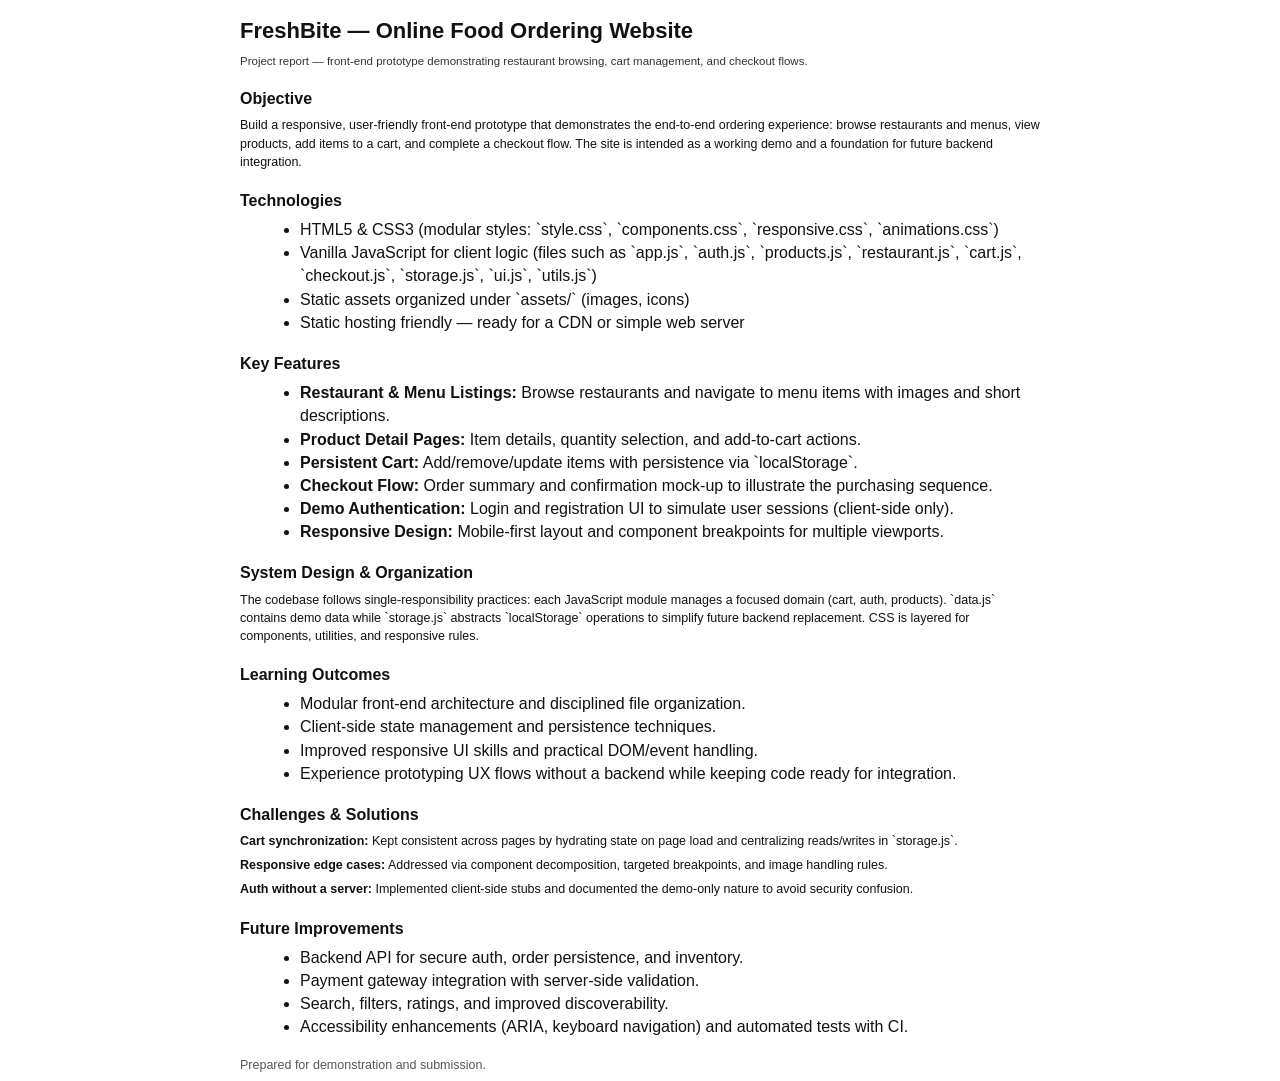
<file: FreshBite_Project_Report.html>
<!doctype html>
<html lang="en">
<head>
  <meta charset="utf-8">
  <meta name="viewport" content="width=device-width,initial-scale=1">
  <title>FreshBite — Project Report</title>
  <style>
    @page { size: A4; margin: 24mm; }
    body { font-family: Arial, sans-serif; color: #111; line-height:1.45; margin:0; }
    .container { max-width: 800px; margin: 0 auto; }
    h1 { font-size: 22px; margin-bottom:4px; }
    h2 { font-size: 16px; margin-top:18px; margin-bottom:6px; }
    p { margin:6px 0; font-size: 12.5px; }
    ul { margin:6px 0 6px 20px; }
    .small { font-size: 11.5px; color:#333; }
    .footer { margin-top:18px; font-size:11px; color:#555; }
  </style>
</head>
<body>
  <div class="container">
    <h1>FreshBite — Online Food Ordering Website</h1>
    <p class="small">Project report — front-end prototype demonstrating restaurant browsing, cart management, and checkout flows.</p>

    <h2>Objective</h2>
    <p>Build a responsive, user-friendly front-end prototype that demonstrates the end-to-end ordering experience: browse restaurants and menus, view products, add items to a cart, and complete a checkout flow. The site is intended as a working demo and a foundation for future backend integration.</p>

    <h2>Technologies</h2>
    <ul>
      <li>HTML5 &amp; CSS3 (modular styles: `style.css`, `components.css`, `responsive.css`, `animations.css`)</li>
      <li>Vanilla JavaScript for client logic (files such as `app.js`, `auth.js`, `products.js`, `restaurant.js`, `cart.js`, `checkout.js`, `storage.js`, `ui.js`, `utils.js`)</li>
      <li>Static assets organized under `assets/` (images, icons)</li>
      <li>Static hosting friendly — ready for a CDN or simple web server</li>
    </ul>

    <h2>Key Features</h2>
    <ul>
      <li><strong>Restaurant &amp; Menu Listings:</strong> Browse restaurants and navigate to menu items with images and short descriptions.</li>
      <li><strong>Product Detail Pages:</strong> Item details, quantity selection, and add-to-cart actions.</li>
      <li><strong>Persistent Cart:</strong> Add/remove/update items with persistence via `localStorage`.</li>
      <li><strong>Checkout Flow:</strong> Order summary and confirmation mock-up to illustrate the purchasing sequence.</li>
      <li><strong>Demo Authentication:</strong> Login and registration UI to simulate user sessions (client-side only).</li>
      <li><strong>Responsive Design:</strong> Mobile-first layout and component breakpoints for multiple viewports.</li>
    </ul>

    <h2>System Design &amp; Organization</h2>
    <p>The codebase follows single-responsibility practices: each JavaScript module manages a focused domain (cart, auth, products). `data.js` contains demo data while `storage.js` abstracts `localStorage` operations to simplify future backend replacement. CSS is layered for components, utilities, and responsive rules.</p>

    <h2>Learning Outcomes</h2>
    <ul>
      <li>Modular front-end architecture and disciplined file organization.</li>
      <li>Client-side state management and persistence techniques.</li>
      <li>Improved responsive UI skills and practical DOM/event handling.</li>
      <li>Experience prototyping UX flows without a backend while keeping code ready for integration.</li>
    </ul>

    <h2>Challenges &amp; Solutions</h2>
    <p><strong>Cart synchronization:</strong> Kept consistent across pages by hydrating state on page load and centralizing reads/writes in `storage.js`.</p>
    <p><strong>Responsive edge cases:</strong> Addressed via component decomposition, targeted breakpoints, and image handling rules.</p>
    <p><strong>Auth without a server:</strong> Implemented client-side stubs and documented the demo-only nature to avoid security confusion.</p>

    <h2>Future Improvements</h2>
    <ul>
      <li>Backend API for secure auth, order persistence, and inventory.</li>
      <li>Payment gateway integration with server-side validation.</li>
      <li>Search, filters, ratings, and improved discoverability.</li>
      <li>Accessibility enhancements (ARIA, keyboard navigation) and automated tests with CI.</li>
    </ul>

    <div class="footer">
      <p>Prepared for demonstration and submission.</p>
    </div>
  </div>
  
</body>
</html>
</file>
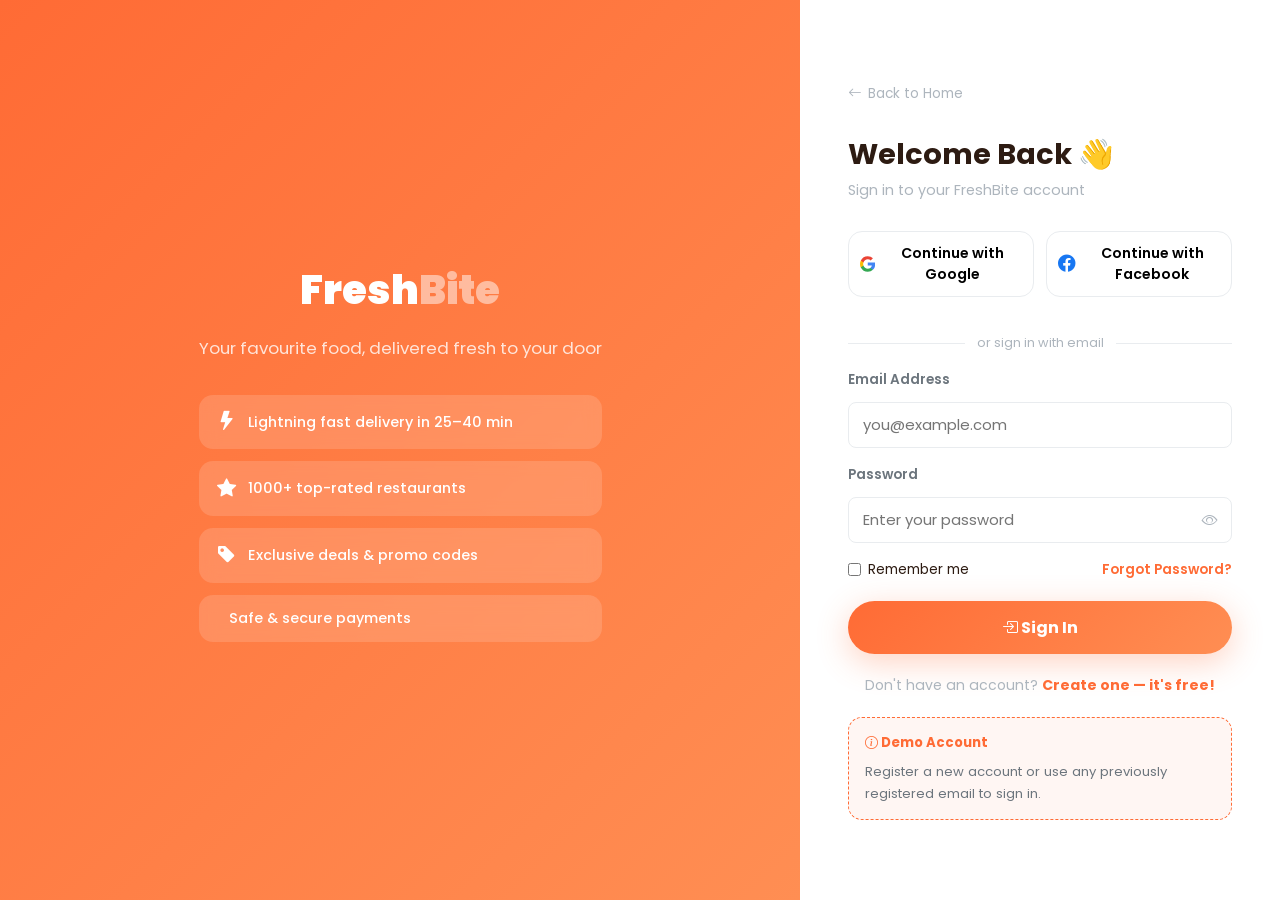
<file: login.html>
<!DOCTYPE html>
<html lang="en" data-theme="light">
<head>
  <meta charset="UTF-8">
  <meta name="viewport" content="width=device-width, initial-scale=1.0">
  <meta name="description" content="Sign in to your FreshBite account to track orders, manage addresses and more.">
  <title>Sign In — FreshBite</title>
  <link rel="icon" href="data:image/svg+xml,<svg xmlns='http://www.w3.org/2000/svg' viewBox='0 0 100 100'><text y='.9em' font-size='90'>🍔</text></svg>">
  <link rel="stylesheet" href="https://cdn.jsdelivr.net/npm/bootstrap-icons@1.11.3/font/bootstrap-icons.min.css">
  <link rel="stylesheet" href="css/style.css">
  <link rel="stylesheet" href="css/animations.css">
  <link rel="stylesheet" href="css/components.css">
  <link rel="stylesheet" href="css/responsive.css">
</head>
<body>
<div id="page-loader" class="active">
  <div class="loader-inner"><div class="loader-logo"><span class="loader-brand">Fresh<span>Bite</span></span></div><div class="loader-dots"><span></span><span></span><span></span></div></div>
</div>

<main class="auth-page">
  <!-- Left Panel -->
  <div class="auth-left">
    <div class="auth-left-content">
      <a href="index.html" class="logo-text" style="font-size:2.5rem;font-weight:900;color:#fff;display:block;margin-bottom:8px;">Fresh<span style="opacity:0.7;">Bite</span></a>
      <p>Your favourite food, delivered fresh to your door</p>
      <div class="auth-left-features">
        <div class="auth-feature"><i class="bi bi-lightning-fill"></i> Lightning fast delivery in 25–40 min</div>
        <div class="auth-feature"><i class="bi bi-star-fill"></i> 1000+ top-rated restaurants</div>
        <div class="auth-feature"><i class="bi bi-tag-fill"></i> Exclusive deals & promo codes</div>
        <div class="auth-feature"><i class="bi bi-shield-check-fill"></i> Safe & secure payments</div>
      </div>
    </div>
  </div>

  <!-- Right Panel -->
  <div class="auth-right">
    <div style="margin-bottom:8px;">
      <a href="index.html" style="display:inline-flex;align-items:center;gap:6px;color:var(--text-muted);font-size:0.85rem;margin-bottom:24px;">
        <i class="bi bi-arrow-left"></i> Back to Home
      </a>
    </div>
    <div class="auth-form-header">
      <h2>Welcome Back 👋</h2>
      <p>Sign in to your FreshBite account</p>
    </div>

    <!-- Social Login -->
    <div class="social-logins">
      <button class="social-login-btn" data-provider="Google" aria-label="Sign in with Google">
        <svg width="18" height="18" viewBox="0 0 18 18" fill="none"><path d="M17.64 9.2c0-.637-.057-1.251-.164-1.84H9v3.481h4.844c-.209 1.125-.843 2.078-1.796 2.716v2.259h2.908c1.702-1.567 2.684-3.875 2.684-6.615z" fill="#4285F4"/><path d="M9 18c2.43 0 4.467-.806 5.956-2.184l-2.908-2.259c-.806.54-1.837.86-3.048.86-2.344 0-4.328-1.584-5.036-3.711H.957v2.332A8.997 8.997 0 009 18z" fill="#34A853"/><path d="M3.964 10.712A5.41 5.41 0 013.682 9c0-.593.102-1.17.282-1.712V4.956H.957A8.996 8.996 0 000 9c0 1.452.348 2.827.957 4.044l3.007-2.332z" fill="#FBBC05"/><path d="M9 3.58c1.321 0 2.508.454 3.44 1.345l2.582-2.58C13.463.891 11.426 0 9 0A8.997 8.997 0 00.957 4.956L3.964 7.288C4.672 5.161 6.656 3.58 9 3.58z" fill="#EA4335"/></svg>
        Continue with Google
      </button>
      <button class="social-login-btn" data-provider="Facebook" aria-label="Sign in with Facebook">
        <i class="bi bi-facebook" style="color:#1877F2;font-size:1.1rem;"></i>
        Continue with Facebook
      </button>
    </div>

    <div class="auth-divider">or sign in with email</div>

    <!-- Error container -->
    <div id="auth-errors" class="auth-errors hidden" role="alert">
      <div class="error-list"></div>
    </div>

    <!-- Login Form -->
    <form id="login-form" class="auth-form" novalidate>
      <div class="form-group">
        <label for="login-email" class="form-label">Email Address</label>
        <input type="email" id="login-email" class="form-control" placeholder="you@example.com" required autocomplete="email" aria-required="true">
      </div>
      <div class="form-group">
        <label for="login-password" class="form-label">Password</label>
        <div class="password-input-wrap">
          <input type="password" id="login-password" class="form-control" placeholder="Enter your password" required autocomplete="current-password" aria-required="true">
          <button type="button" class="toggle-password" aria-label="Toggle password visibility">
            <i class="bi bi-eye"></i>
          </button>
        </div>
      </div>
      <div class="auth-options">
        <label class="remember-label">
          <input type="checkbox" id="remember-me"> Remember me
        </label>
        <a href="#" class="forgot-link" onclick="UI.toast('Password reset link sent to your email!','info',3000);return false;">Forgot Password?</a>
      </div>
      <button type="submit" class="auth-submit-btn">
        <i class="bi bi-box-arrow-in-right"></i> Sign In
      </button>
    </form>

    <p class="auth-footer-link">
      Don't have an account? <a href="register.html">Create one — it's free!</a>
    </p>

    <!-- Demo credentials hint -->
    <div style="margin-top:20px;background:rgba(255,107,53,0.06);border:1px dashed var(--primary);border-radius:var(--radius-md);padding:14px 16px;font-size:0.82rem;">
      <p style="font-weight:700;color:var(--primary);margin-bottom:6px;"><i class="bi bi-info-circle"></i> Demo Account</p>
      <p style="color:var(--text-secondary);">Register a new account or use any previously registered email to sign in.</p>
    </div>
  </div>
</main>

<script src="js/data.js"></script>
<script src="js/storage.js"></script>
<script src="js/utils.js"></script>
<script src="js/ui.js"></script>
<script src="js/cart.js"></script>
<script src="js/restaurant.js"></script>
<script src="js/products.js"></script>
<script src="js/auth.js"></script>
<script src="js/checkout.js"></script>
<script src="js/app.js"></script>
</body>
</html>
</file>
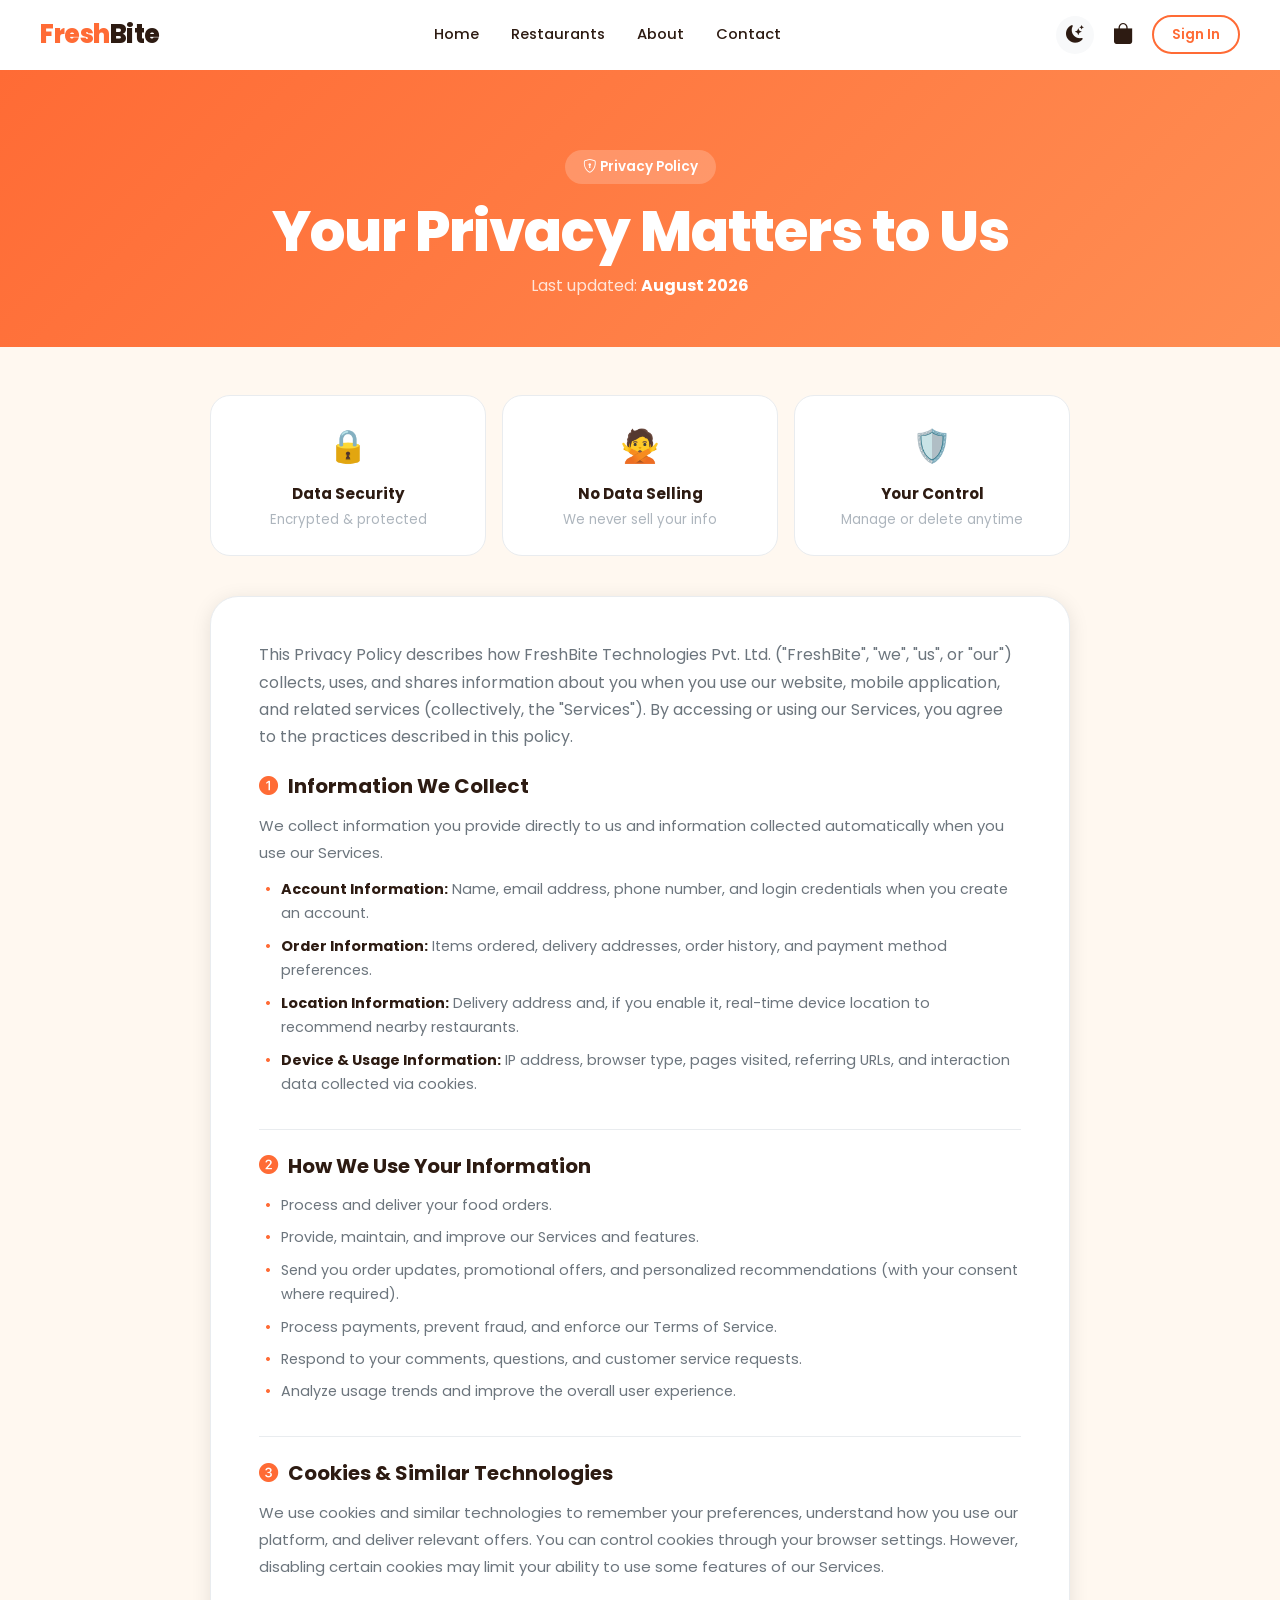
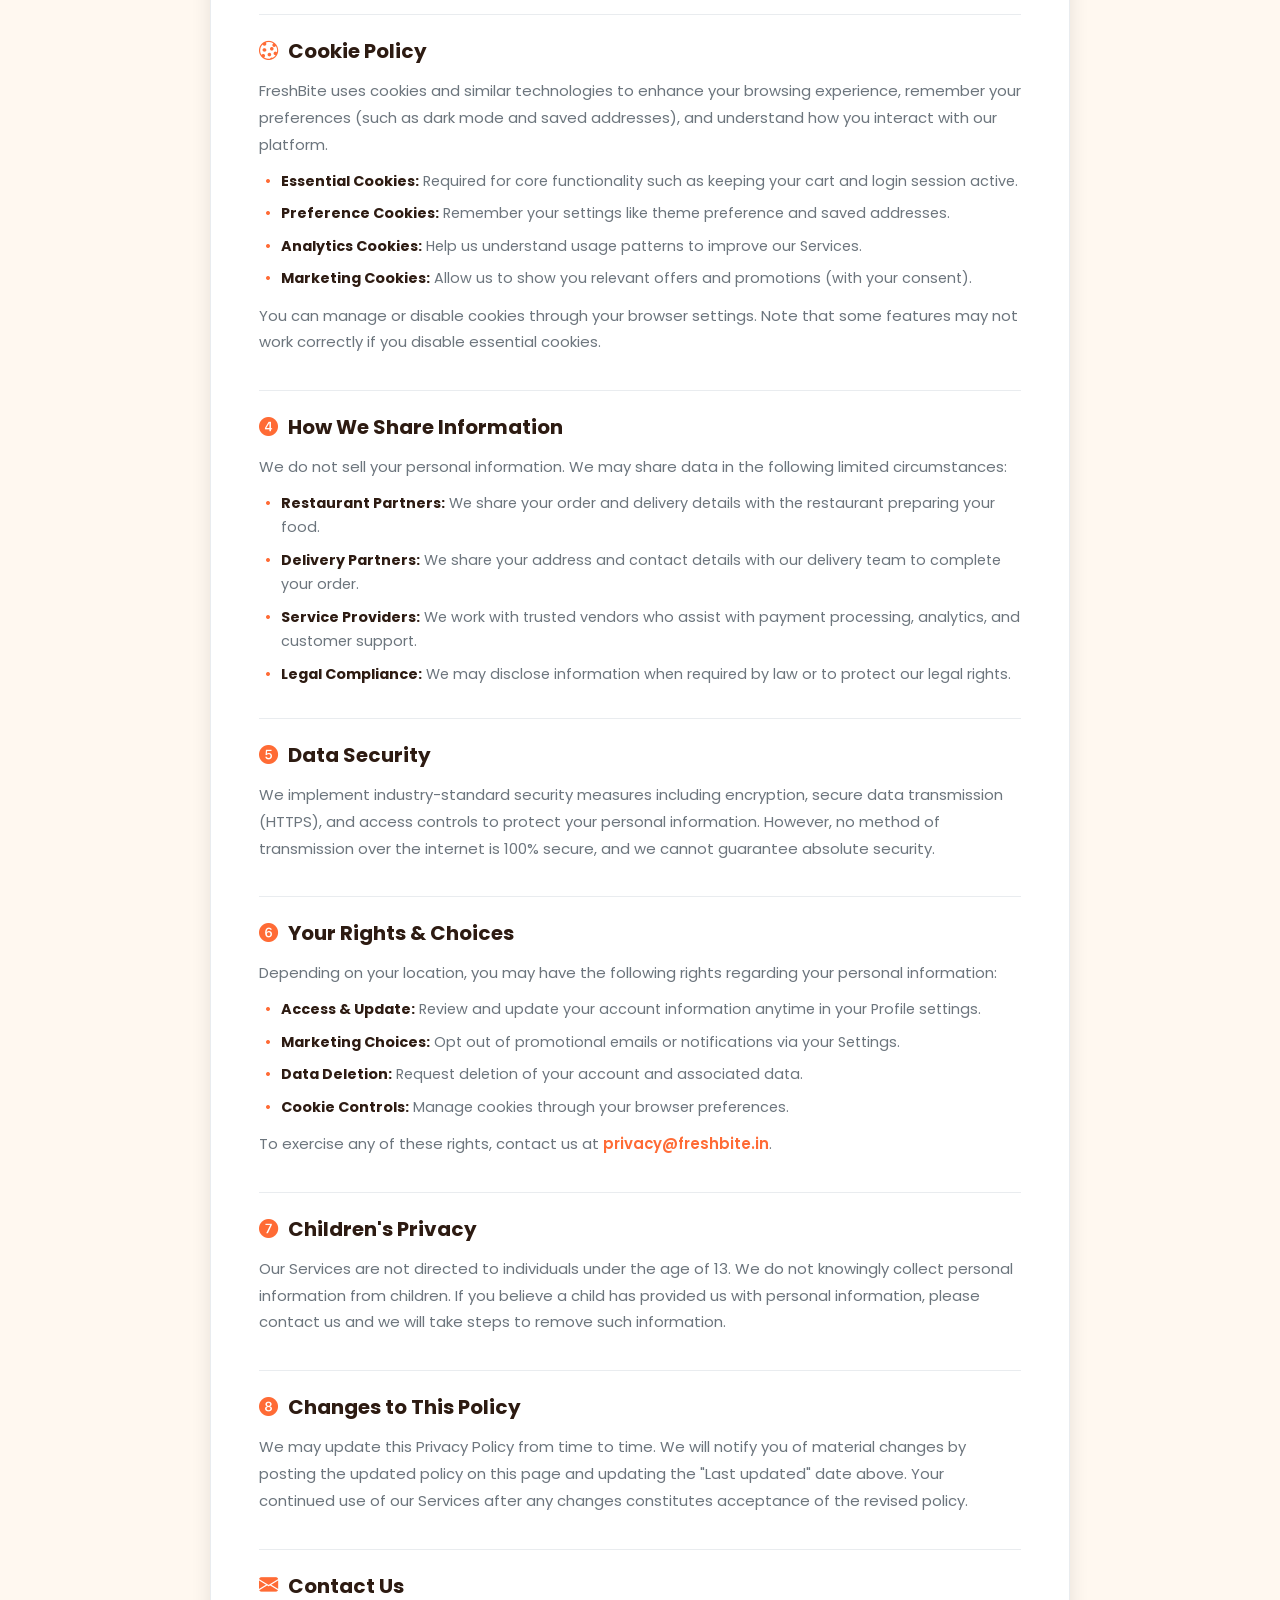
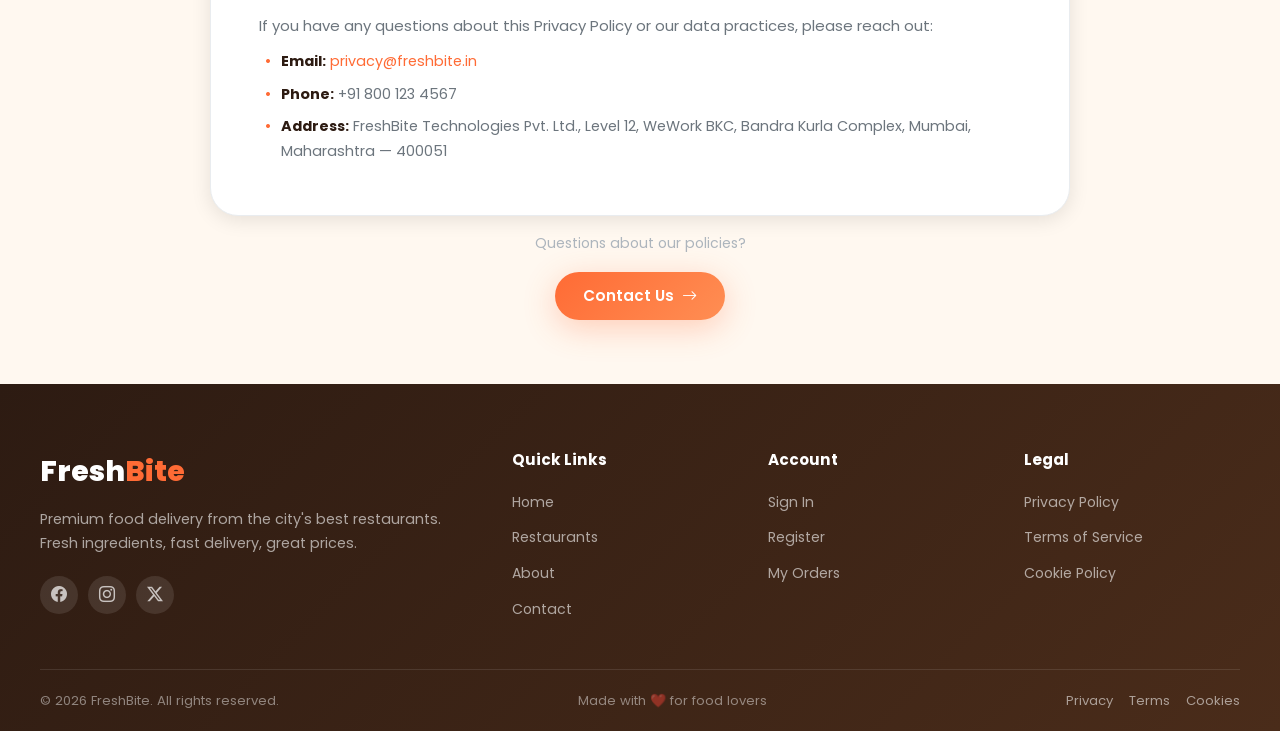
<file: privacy.html>
<!DOCTYPE html>
<html lang="en" data-theme="light">
<head>
  <meta charset="UTF-8">
  <meta name="viewport" content="width=device-width, initial-scale=1.0">
  <meta name="description" content="FreshBite Privacy Policy — how we collect, use and protect your personal information.">
  <meta name="robots" content="index, follow">
  <title>Privacy Policy — FreshBite</title>
  <link rel="icon" href="data:image/svg+xml,<svg xmlns='http://www.w3.org/2000/svg' viewBox='0 0 100 100'><text y='.9em' font-size='90'>🍔</text></svg>">
  <link rel="stylesheet" href="https://cdn.jsdelivr.net/npm/bootstrap-icons@1.11.3/font/bootstrap-icons.min.css">
  <link rel="stylesheet" href="css/style.css">
  <link rel="stylesheet" href="css/animations.css">
  <link rel="stylesheet" href="css/components.css">
  <link rel="stylesheet" href="css/responsive.css">
</head>
<body>
<div id="page-loader" class="active">
  <div class="loader-inner"><div class="loader-logo"><span class="loader-brand">Fresh<span>Bite</span></span></div><div class="loader-dots"><span></span><span></span><span></span></div></div>
</div>

<nav id="navbar" role="navigation">
  <div class="navbar-inner">
    <a href="index.html" class="navbar-logo"><span class="logo-text">Fresh<span>Bite</span></span></a>
    <div class="navbar-links">
      <a href="index.html">Home</a>
      <a href="restaurants.html">Restaurants</a>
      <a href="about.html">About</a>
      <a href="contact.html">Contact</a>
    </div>
    <div class="navbar-actions">
      <button class="dark-mode-btn btn-icon" aria-label="Toggle dark mode"><i class="bi bi-moon-stars-fill"></i></button>
      <a href="cart.html" class="btn-icon cart-icon-wrap" aria-label="Cart">
        <i class="bi bi-bag-fill" style="font-size:1.3rem;color:var(--text-primary)"></i>
        <span class="cart-badge">0</span>
      </a>
      <a href="login.html" class="btn-secondary btn-sm nav-guest">Sign In</a>
      <div class="nav-auth" style="display:none;align-items:center;gap:8px;">
        <a href="profile.html" class="btn-icon"><i class="bi bi-person-circle" style="font-size:1.4rem;color:var(--text-primary)"></i></a>
        <span class="nav-user-name" style="font-size:0.88rem;font-weight:600;color:var(--text-primary)"></span>
      </div>
      <button id="mobile-menu-btn" aria-label="Open menu"><span></span><span></span><span></span></button>
    </div>
  </div>
</nav>
<div id="mobile-menu">
  <a href="index.html"><i class="bi bi-house"></i> Home</a>
  <a href="restaurants.html"><i class="bi bi-shop"></i> Restaurants</a>
  <a href="cart.html"><i class="bi bi-bag"></i> Cart</a>
  <a href="profile.html"><i class="bi bi-person"></i> Profile</a>
  <a href="about.html"><i class="bi bi-info-circle"></i> About</a>
  <a href="contact.html"><i class="bi bi-envelope"></i> Contact</a>
  <a href="login.html" class="nav-guest"><i class="bi bi-box-arrow-in-right"></i> Sign In</a>
</div>

<main style="padding-top:var(--navbar-h);">

  <!-- Page Hero -->
  <div class="listing-header" aria-labelledby="privacy-hero-heading">
    <div class="container">
      <span style="background:rgba(255,255,255,0.2);color:#fff;font-size:0.85rem;font-weight:600;padding:6px 18px;border-radius:var(--radius-full);display:inline-block;margin-bottom:16px;"><i class="bi bi-shield-lock"></i> Privacy Policy</span>
      <h1 id="privacy-hero-heading" style="color:#fff;">Your Privacy Matters to Us</h1>
      <p style="color:rgba(255,255,255,0.8);max-width:560px;margin:0 auto;font-size:1rem;">Last updated: <strong style="color:#fff;">August 2026</strong></p>
    </div>
  </div>

  <!-- LEGAL CONTENT -->
  <section class="section-sm" style="padding-top:48px;padding-bottom:64px;">
    <div class="container container-sm">

      <!-- Quick summary cards -->
      <div class="grid-3" style="gap:16px;margin-bottom:40px;">
        <div style="background:var(--card-bg);border:1px solid var(--border);border-radius:var(--radius-lg);padding:24px;text-align:center;">
          <div style="font-size:2rem;margin-bottom:10px;">🔒</div>
          <strong style="display:block;font-size:0.95rem;">Data Security</strong>
          <small style="color:var(--text-muted);">Encrypted & protected</small>
        </div>
        <div style="background:var(--card-bg);border:1px solid var(--border);border-radius:var(--radius-lg);padding:24px;text-align:center;">
          <div style="font-size:2rem;margin-bottom:10px;">🙅</div>
          <strong style="display:block;font-size:0.95rem;">No Data Selling</strong>
          <small style="color:var(--text-muted);">We never sell your info</small>
        </div>
        <div style="background:var(--card-bg);border:1px solid var(--border);border-radius:var(--radius-lg);padding:24px;text-align:center;">
          <div style="font-size:2rem;margin-bottom:10px;">🛡️</div>
          <strong style="display:block;font-size:0.95rem;">Your Control</strong>
          <small style="color:var(--text-muted);">Manage or delete anytime</small>
        </div>
      </div>

      <div class="legal-content animate-on-scroll">
        <p style="margin-bottom:24px;color:var(--text-secondary);">This Privacy Policy describes how FreshBite Technologies Pvt. Ltd. ("FreshBite", "we", "us", or "our") collects, uses, and shares information about you when you use our website, mobile application, and related services (collectively, the "Services"). By accessing or using our Services, you agree to the practices described in this policy.</p>

        <div class="legal-section">
          <h2><i class="bi bi-1-circle-fill"></i> Information We Collect</h2>
          <p>We collect information you provide directly to us and information collected automatically when you use our Services.</p>
          <ul>
            <li><strong>Account Information:</strong> Name, email address, phone number, and login credentials when you create an account.</li>
            <li><strong>Order Information:</strong> Items ordered, delivery addresses, order history, and payment method preferences.</li>
            <li><strong>Location Information:</strong> Delivery address and, if you enable it, real-time device location to recommend nearby restaurants.</li>
            <li><strong>Device & Usage Information:</strong> IP address, browser type, pages visited, referring URLs, and interaction data collected via cookies.</li>
          </ul>
        </div>

        <div class="legal-section">
          <h2><i class="bi bi-2-circle-fill"></i> How We Use Your Information</h2>
          <ul>
            <li>Process and deliver your food orders.</li>
            <li>Provide, maintain, and improve our Services and features.</li>
            <li>Send you order updates, promotional offers, and personalized recommendations (with your consent where required).</li>
            <li>Process payments, prevent fraud, and enforce our Terms of Service.</li>
            <li>Respond to your comments, questions, and customer service requests.</li>
            <li>Analyze usage trends and improve the overall user experience.</li>
          </ul>
        </div>

        <div class="legal-section">
          <h2><i class="bi bi-3-circle-fill"></i> Cookies & Similar Technologies</h2>
          <p>We use cookies and similar technologies to remember your preferences, understand how you use our platform, and deliver relevant offers. You can control cookies through your browser settings. However, disabling certain cookies may limit your ability to use some features of our Services.</p>
        </div>

<div class="legal-section" id="cookies">
          <h2><i class="bi bi-cookie"></i> Cookie Policy</h2>
          <p>FreshBite uses cookies and similar technologies to enhance your browsing experience, remember your preferences (such as dark mode and saved addresses), and understand how you interact with our platform.</p>
          <ul>
            <li><strong>Essential Cookies:</strong> Required for core functionality such as keeping your cart and login session active.</li>
            <li><strong>Preference Cookies:</strong> Remember your settings like theme preference and saved addresses.</li>
            <li><strong>Analytics Cookies:</strong> Help us understand usage patterns to improve our Services.</li>
            <li><strong>Marketing Cookies:</strong> Allow us to show you relevant offers and promotions (with your consent).</li>
          </ul>
          <p style="margin-top:12px;">You can manage or disable cookies through your browser settings. Note that some features may not work correctly if you disable essential cookies.</p>
        </div>

        <div class="legal-section">
          <h2><i class="bi bi-4-circle-fill"></i> How We Share Information</h2>
          <p>We do not sell your personal information. We may share data in the following limited circumstances:</p>
          <ul>
            <li><strong>Restaurant Partners:</strong> We share your order and delivery details with the restaurant preparing your food.</li>
            <li><strong>Delivery Partners:</strong> We share your address and contact details with our delivery team to complete your order.</li>
            <li><strong>Service Providers:</strong> We work with trusted vendors who assist with payment processing, analytics, and customer support.</li>
            <li><strong>Legal Compliance:</strong> We may disclose information when required by law or to protect our legal rights.</li>
          </ul>
        </div>

        <div class="legal-section">
          <h2><i class="bi bi-5-circle-fill"></i> Data Security</h2>
          <p>We implement industry-standard security measures including encryption, secure data transmission (HTTPS), and access controls to protect your personal information. However, no method of transmission over the internet is 100% secure, and we cannot guarantee absolute security.</p>
        </div>

        <div class="legal-section">
          <h2><i class="bi bi-6-circle-fill"></i> Your Rights & Choices</h2>
          <p>Depending on your location, you may have the following rights regarding your personal information:</p>
          <ul>
            <li><strong>Access & Update:</strong> Review and update your account information anytime in your Profile settings.</li>
            <li><strong>Marketing Choices:</strong> Opt out of promotional emails or notifications via your Settings.</li>
            <li><strong>Data Deletion:</strong> Request deletion of your account and associated data.</li>
            <li><strong>Cookie Controls:</strong> Manage cookies through your browser preferences.</li>
          </ul>
          <p style="margin-top:12px;">To exercise any of these rights, contact us at <a href="mailto:privacy@freshbite.in" style="color:var(--primary);font-weight:600;">privacy@freshbite.in</a>.</p>
        </div>

        <div class="legal-section">
          <h2><i class="bi bi-7-circle-fill"></i> Children's Privacy</h2>
          <p>Our Services are not directed to individuals under the age of 13. We do not knowingly collect personal information from children. If you believe a child has provided us with personal information, please contact us and we will take steps to remove such information.</p>
        </div>

        <div class="legal-section">
          <h2><i class="bi bi-8-circle-fill"></i> Changes to This Policy</h2>
          <p>We may update this Privacy Policy from time to time. We will notify you of material changes by posting the updated policy on this page and updating the "Last updated" date above. Your continued use of our Services after any changes constitutes acceptance of the revised policy.</p>
        </div>

        <div class="legal-section">
          <h2><i class="bi bi-envelope-fill"></i> Contact Us</h2>
          <p>If you have any questions about this Privacy Policy or our data practices, please reach out:</p>
          <ul>
            <li><strong>Email:</strong> <a href="mailto:privacy@freshbite.in" style="color:var(--primary);">privacy@freshbite.in</a></li>
            <li><strong>Phone:</strong> +91 800 123 4567</li>
            <li><strong>Address:</strong> FreshBite Technologies Pvt. Ltd., Level 12, WeWork BKC, Bandra Kurla Complex, Mumbai, Maharashtra — 400051</li>
          </ul>
        </div>
      </div>

      <!-- CTA -->
      <div style="text-align:center;margin-top:16px;">
        <p style="color:var(--text-muted);font-size:0.88rem;margin-bottom:16px;">Questions about our policies?</p>
        <a href="contact.html" class="btn-primary">Contact Us <i class="bi bi-arrow-right"></i></a>
      </div>
    </div>
  </section>
</main>

<footer role="contentinfo">
  <div class="container">
    <div class="footer-grid">
      <div class="footer-brand">
        <div class="logo-text">Fresh<span>Bite</span></div>
        <p>Premium food delivery from the city's best restaurants. Fresh ingredients, fast delivery, great prices.</p>
        <div class="footer-social">
          <a href="#" class="social-btn" aria-label="Facebook"><i class="bi bi-facebook"></i></a>
          <a href="#" class="social-btn" aria-label="Instagram"><i class="bi bi-instagram"></i></a>
          <a href="#" class="social-btn" aria-label="Twitter"><i class="bi bi-twitter-x"></i></a>
        </div>
      </div>
      <div class="footer-col"><h4>Quick Links</h4><ul><li><a href="index.html">Home</a></li><li><a href="restaurants.html">Restaurants</a></li><li><a href="about.html">About</a></li><li><a href="contact.html">Contact</a></li></ul></div>
      <div class="footer-col"><h4>Account</h4><ul><li><a href="login.html">Sign In</a></li><li><a href="register.html">Register</a></li><li><a href="profile.html">My Orders</a></li></ul></div>
      <div class="footer-col"><h4>Legal</h4><ul><li><a href="privacy.html" class="active">Privacy Policy</a></li><li><a href="terms.html">Terms of Service</a></li><li><a href="privacy.html#cookies">Cookie Policy</a></li></ul></div>
    </div>
    <div class="footer-bottom">
      <span>© 2026 FreshBite. All rights reserved.</span>
      <span>Made with ❤️ for food lovers</span>
      <div style="display:flex;gap:16px;">
        <a href="privacy.html">Privacy</a>
        <a href="terms.html">Terms</a>
        <a href="privacy.html#cookies">Cookies</a>
      </div>
    </div>
  </div>
</footer>
<button id="back-to-top" aria-label="Back to top"><i class="bi bi-arrow-up"></i></button>

<script src="js/data.js"></script>
<script src="js/storage.js"></script>
<script src="js/utils.js"></script>
<script src="js/ui.js"></script>
<script src="js/cart.js"></script>
<script src="js/restaurant.js"></script>
<script src="js/products.js"></script>
<script src="js/auth.js"></script>
<script src="js/checkout.js"></script>
<script src="js/app.js"></script>
</body>
</html>
</file>
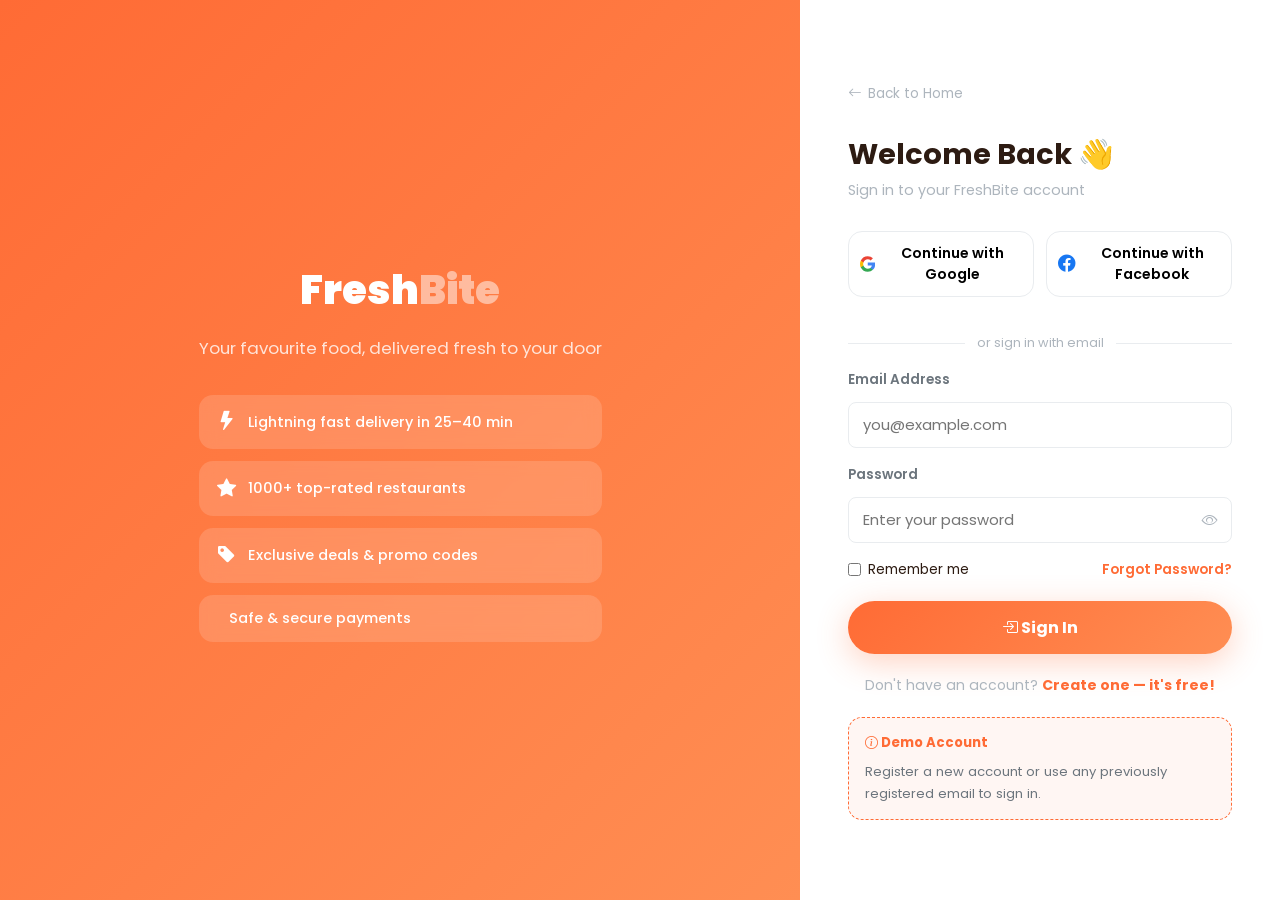
<file: profile.html>
<!DOCTYPE html>
<html lang="en" data-theme="light">
<head>
  <meta charset="UTF-8">
  <meta name="viewport" content="width=device-width, initial-scale=1.0">
  <meta name="description" content="Your FreshBite profile — orders, wishlist, addresses and settings.">
  <title>My Profile — FreshBite</title>
  <link rel="icon" href="data:image/svg+xml,<svg xmlns='http://www.w3.org/2000/svg' viewBox='0 0 100 100'><text y='.9em' font-size='90'>🍔</text></svg>">
  <link rel="stylesheet" href="https://cdn.jsdelivr.net/npm/bootstrap-icons@1.11.3/font/bootstrap-icons.min.css">
  <link rel="stylesheet" href="css/style.css">
  <link rel="stylesheet" href="css/animations.css">
  <link rel="stylesheet" href="css/components.css">
  <link rel="stylesheet" href="css/responsive.css">
</head>
<body>
<div id="page-loader" class="active">
  <div class="loader-inner"><div class="loader-logo"><span class="loader-brand">Fresh<span>Bite</span></span></div><div class="loader-dots"><span></span><span></span><span></span></div></div>
</div>
<nav id="navbar" role="navigation">
  <div class="navbar-inner">
    <a href="index.html" class="navbar-logo"><span class="logo-text">Fresh<span>Bite</span></span></a>
    <div class="navbar-links">
      <a href="index.html">Home</a><a href="restaurants.html">Restaurants</a><a href="about.html">About</a><a href="contact.html">Contact</a>
    </div>
    <div class="navbar-actions">
      <button class="dark-mode-btn btn-icon" aria-label="Toggle dark mode"><i class="bi bi-moon-stars-fill"></i></button>
      <a href="cart.html" class="btn-icon cart-icon-wrap" aria-label="Cart">
        <i class="bi bi-bag-fill" style="font-size:1.3rem;color:var(--text-primary)"></i>
        <span class="cart-badge">0</span>
      </a>
      <div class="nav-auth" style="display:flex;align-items:center;gap:8px;">
        <span class="nav-user-name" style="font-size:0.88rem;font-weight:600;color:var(--text-primary)"></span>
      </div>
      <button id="mobile-menu-btn" aria-label="Open menu"><span></span><span></span><span></span></button>
    </div>
  </div>
</nav>
<div id="mobile-menu">
  <a href="index.html"><i class="bi bi-house"></i> Home</a>
  <a href="restaurants.html"><i class="bi bi-shop"></i> Restaurants</a>
  <a href="cart.html"><i class="bi bi-bag"></i> Cart</a>
</div>

<main style="padding-top:calc(var(--navbar-h) + 24px);padding-bottom:64px;">
  <div class="container">
    <div class="profile-page-grid">
      <!-- Sidebar -->
      <aside class="profile-sidebar">
        <div class="profile-avatar-section">
          <div class="profile-avatar-circle" id="profile-avatar">U</div>
          <h3 id="profile-name">Loading...</h3>
          <p id="profile-email"></p>
          <p class="profile-join" id="profile-join"></p>
        </div>
        <nav class="profile-tabs" aria-label="Profile sections">
          <button class="profile-tab-btn active" data-tab="orders"><i class="bi bi-bag-fill"></i> My Orders</button>
          <button class="profile-tab-btn" data-tab="wishlist"><i class="bi bi-heart-fill"></i> Wishlist</button>
          <button class="profile-tab-btn" data-tab="addresses"><i class="bi bi-geo-alt-fill"></i> Addresses</button>
          <button class="profile-tab-btn" data-tab="profile"><i class="bi bi-person-fill"></i> Edit Profile</button>
          <button class="profile-tab-btn" data-tab="settings"><i class="bi bi-gear-fill"></i> Settings</button>
          <button class="profile-tab-btn" id="logout-btn" style="color:var(--danger);margin-top:8px;border-top:1px solid var(--border);"><i class="bi bi-box-arrow-right"></i> Logout</button>
        </nav>
      </aside>

      <!-- Main Content -->
      <div class="profile-content">
        <div class="profile-content-header" id="profile-content-title">My Orders</div>

        <!-- ORDERS TAB -->
        <div class="profile-tab-panel active" id="tab-orders" role="tabpanel" aria-label="Orders"></div>

        <!-- WISHLIST TAB -->
        <div class="profile-tab-panel" id="tab-wishlist" role="tabpanel" aria-label="Wishlist"></div>

        <!-- ADDRESSES TAB -->
        <div class="profile-tab-panel" id="tab-addresses" role="tabpanel" aria-label="Addresses"></div>

        <!-- EDIT PROFILE TAB -->
        <div class="profile-tab-panel" id="tab-profile" role="tabpanel" aria-label="Edit profile">
          <div class="profile-form">
            <div class="profile-info-display">
              <div class="profile-info-label">Phone</div>
              <div id="profile-phone" style="font-size:0.9rem;"></div>
            </div>
            <form id="edit-profile-form">
              <div class="form-group">
                <label for="edit-name" class="form-label">Full Name</label>
                <input type="text" id="edit-name" class="form-control" placeholder="Your name" required>
              </div>
              <div class="form-group">
                <label for="edit-phone" class="form-label">Phone Number</label>
                <input type="tel" id="edit-phone" placeholder="10-digit number">
              </div>
              <div class="form-group">
                <label class="form-label">Email</label>
                <input type="email" id="edit-email" disabled style="opacity:0.6;cursor:not-allowed;">
                <small style="color:var(--text-muted);font-size:0.75rem;">Email cannot be changed</small>
              </div>
              <button type="submit" class="btn-primary">
                <i class="bi bi-check-lg"></i> Save Changes
              </button>
            </form>
          </div>
        </div>

        <!-- SETTINGS TAB -->
        <div class="profile-tab-panel" id="tab-settings" role="tabpanel" aria-label="Settings">
          <div style="display:flex;flex-direction:column;gap:0;max-width:480px;">
            <div class="settings-row">
              <div class="settings-row-info">
                <strong>Dark Mode</strong>
                <small>Switch between light and dark theme</small>
              </div>
              <label class="toggle-switch">
                <input type="checkbox" id="dark-mode-toggle" aria-label="Toggle dark mode">
                <span class="toggle-track"></span>
              </label>
            </div>
            <div class="settings-row">
              <div class="settings-row-info">
                <strong>Order Notifications</strong>
                <small>Get updates on your order status</small>
              </div>
              <label class="toggle-switch">
                <input type="checkbox" checked aria-label="Toggle notifications">
                <span class="toggle-track"></span>
              </label>
            </div>
            <div class="settings-row">
              <div class="settings-row-info">
                <strong>Promotional Emails</strong>
                <small>Deals, offers and restaurant updates</small>
              </div>
              <label class="toggle-switch">
                <input type="checkbox" checked aria-label="Toggle promotional emails">
                <span class="toggle-track"></span>
              </label>
            </div>
            <div style="margin-top:24px;background:rgba(231,76,60,0.06);border:1px solid rgba(231,76,60,0.2);border-radius:var(--radius-md);padding:20px;">
              <h4 style="color:var(--danger);margin-bottom:8px;">Danger Zone</h4>
              <p style="font-size:0.85rem;color:var(--text-muted);margin-bottom:12px;">Signing out will end your current session.</p>
              <button id="logout-btn-settings" class="btn-danger btn-sm" style="display:flex;align-items:center;gap:6px;">
                <i class="bi bi-box-arrow-right"></i> Sign Out
              </button>
            </div>
          </div>
        </div>
      </div>
    </div>
  </div>
</main>

<footer role="contentinfo">
  <div class="container">
    <div class="footer-grid">
      <div class="footer-brand"><div class="logo-text">Fresh<span>Bite</span></div><p>Premium food delivery.</p></div>
      <div class="footer-col"><h4>Quick Links</h4><ul><li><a href="index.html">Home</a></li><li><a href="restaurants.html">Restaurants</a></li></ul></div>
      <div class="footer-col"><h4>Account</h4><ul><li><a href="profile.html">My Orders</a></li><li><a href="profile.html?tab=wishlist">Wishlist</a></li></ul></div>
<div class="footer-col"><h4>Support</h4><ul><li><a href="contact.html">Help</a></li><li><a href="privacy.html">Privacy</a></li><li><a href="terms.html">Terms</a></li></ul></div>
    </div>
    <div class="footer-bottom"><span>© 2026 FreshBite.</span></div>
  </div>
</footer>
<button id="back-to-top" aria-label="Back to top"><i class="bi bi-arrow-up"></i></button>

<!-- Confirm address deletion modal -->
<div class="modal" id="confirm-addr-modal" role="dialog" aria-modal="true" aria-labelledby="confirm-addr-title">
  <div class="modal-content" style="max-width:360px;">
    <button class="modal-close" onclick="UI.closeModal('confirm-addr-modal')" aria-label="Close"><i class="bi bi-x-lg"></i></button>
    <div style="text-align:center;padding:8px;">
      <div style="font-size:2.6rem;margin-bottom:12px;">🗑️</div>
      <h3 id="confirm-addr-title">Delete this address?</h3>
      <p style="font-size:0.88rem;color:var(--text-muted);margin:10px 0 20px;">This action cannot be undone.</p>
      <div style="display:flex;gap:12px;justify-content:center;">
        <button class="btn-secondary" onclick="UI.closeModal('confirm-addr-modal')">Cancel</button>
        <button class="btn-danger" id="confirm-addr-yes"><i class="bi bi-trash3"></i> Delete</button>
      </div>
    </div>
  </div>
</div>

<!-- Cancel order modal -->
<div class="modal" id="cancel-order-modal" role="dialog" aria-modal="true" aria-labelledby="cancel-order-title">
  <div class="modal-content" style="max-width:400px;">
    <button class="modal-close" onclick="UI.closeModal('cancel-order-modal')" aria-label="Close"><i class="bi bi-x-lg"></i></button>
    <div style="padding:8px;">
      <div style="font-size:2.6rem;margin-bottom:12px;text-align:center;">😕</div>
      <h3 id="cancel-order-title" style="text-align:center;">Cancel this order?</h3>
      <p style="font-size:0.85rem;color:var(--text-muted);text-align:center;margin:10px 0 18px;">Please let us know why you're cancelling.</p>
      <div class="form-group">
        <label class="form-label">Reason</label>
        <select id="cancel-reason" class="form-control">
          <option value="Changed my mind">Changed my mind</option>
          <option value="Delivery too slow">Delivery too slow</option>
          <option value="Wrong address">Wrong address</option>
          <option value="Order mistake">Order mistake</option>
          <option value="Other">Other</option>
        </select>
      </div>
      <div style="display:flex;gap:12px;justify-content:flex-end;margin-top:16px;">
        <button class="btn-secondary" onclick="UI.closeModal('cancel-order-modal')">Keep Order</button>
        <button class="btn-danger" id="cancel-order-confirm"><i class="bi bi-x-circle"></i> Cancel Order</button>
      </div>
    </div>
  </div>
</div>

<script src="js/data.js"></script>
<script src="js/storage.js"></script>
<script src="js/utils.js"></script>
<script src="js/ui.js"></script>
<script src="js/cart.js"></script>
<script src="js/restaurant.js"></script>
<script src="js/products.js"></script>
<script src="js/auth.js"></script>
<script src="js/checkout.js"></script>
<script src="js/app.js"></script>
<script>
  // Update content header on tab switch
  document.addEventListener('DOMContentLoaded', () => {
    const titles = { orders:'My Orders', wishlist:'My Wishlist', addresses:'Saved Addresses', profile:'Edit Profile', settings:'Settings' };
    document.querySelectorAll('.profile-tab-btn[data-tab]').forEach(btn => {
      btn.addEventListener('click', () => {
        const t = btn.dataset.tab;
        const header = document.getElementById('profile-content-title');
        if(header && titles[t]) header.textContent = titles[t];

        // Pre-fill edit form
        if(t === 'profile') {
          const user = Storage.getUser();
          if(user) {
            const nameEl = document.getElementById('edit-name');
            const phoneEl = document.getElementById('edit-phone');
            const emailEl = document.getElementById('edit-email');
            if(nameEl) nameEl.value = user.name;
            if(phoneEl) phoneEl.value = user.phone || '';
            if(emailEl) emailEl.value = user.email;
          }
        }
      });
    });
  });
</script>
</body>
</html>
</file>
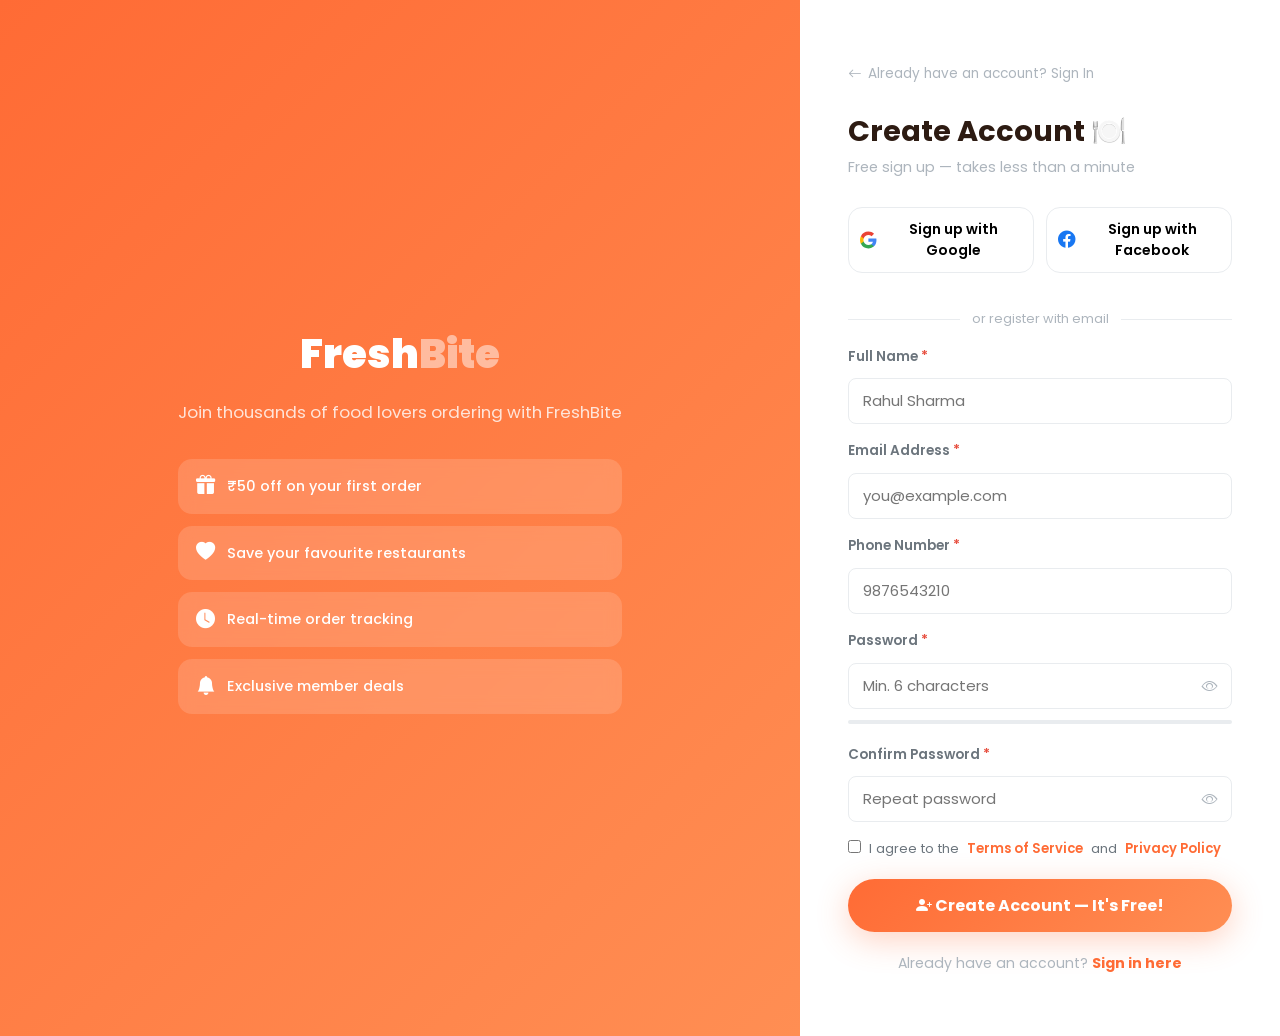
<file: register.html>
<!DOCTYPE html>
<html lang="en" data-theme="light">
<head>
  <meta charset="UTF-8">
  <meta name="viewport" content="width=device-width, initial-scale=1.0">
  <meta name="description" content="Create your free FreshBite account and start ordering today.">
  <title>Create Account — FreshBite</title>
  <link rel="icon" href="data:image/svg+xml,<svg xmlns='http://www.w3.org/2000/svg' viewBox='0 0 100 100'><text y='.9em' font-size='90'>🍔</text></svg>">
  <link rel="stylesheet" href="https://cdn.jsdelivr.net/npm/bootstrap-icons@1.11.3/font/bootstrap-icons.min.css">
  <link rel="stylesheet" href="css/style.css">
  <link rel="stylesheet" href="css/animations.css">
  <link rel="stylesheet" href="css/components.css">
  <link rel="stylesheet" href="css/responsive.css">
</head>
<body>
<div id="page-loader" class="active">
  <div class="loader-inner"><div class="loader-logo"><span class="loader-brand">Fresh<span>Bite</span></span></div><div class="loader-dots"><span></span><span></span><span></span></div></div>
</div>

<main class="auth-page">
  <!-- Left Panel -->
  <div class="auth-left">
    <div class="auth-left-content">
      <a href="index.html" class="logo-text" style="font-size:2.5rem;font-weight:900;color:#fff;display:block;margin-bottom:8px;">Fresh<span style="opacity:0.7;">Bite</span></a>
<p>Join thousands of food lovers ordering with FreshBite</p>
      <div class="auth-left-features">
        <div class="auth-feature"><i class="bi bi-gift-fill"></i> ₹50 off on your first order</div>
        <div class="auth-feature"><i class="bi bi-heart-fill"></i> Save your favourite restaurants</div>
        <div class="auth-feature"><i class="bi bi-clock-fill"></i> Real-time order tracking</div>
        <div class="auth-feature"><i class="bi bi-bell-fill"></i> Exclusive member deals</div>
      </div>
    </div>
  </div>

  <!-- Right Panel -->
  <div class="auth-right" style="overflow-y:auto;">
    <div style="margin-bottom:8px;">
      <a href="login.html" style="display:inline-flex;align-items:center;gap:6px;color:var(--text-muted);font-size:0.85rem;margin-bottom:20px;">
        <i class="bi bi-arrow-left"></i> Already have an account? Sign In
      </a>
    </div>
    <div class="auth-form-header">
      <h2>Create Account 🍽️</h2>
      <p>Free sign up — takes less than a minute</p>
    </div>

    <!-- Social Signup -->
    <div class="social-logins">
      <button class="social-login-btn" data-provider="Google" aria-label="Sign up with Google">
        <svg width="18" height="18" viewBox="0 0 18 18" fill="none"><path d="M17.64 9.2c0-.637-.057-1.251-.164-1.84H9v3.481h4.844c-.209 1.125-.843 2.078-1.796 2.716v2.259h2.908c1.702-1.567 2.684-3.875 2.684-6.615z" fill="#4285F4"/><path d="M9 18c2.43 0 4.467-.806 5.956-2.184l-2.908-2.259c-.806.54-1.837.86-3.048.86-2.344 0-4.328-1.584-5.036-3.711H.957v2.332A8.997 8.997 0 009 18z" fill="#34A853"/><path d="M3.964 10.712A5.41 5.41 0 013.682 9c0-.593.102-1.17.282-1.712V4.956H.957A8.996 8.996 0 000 9c0 1.452.348 2.827.957 4.044l3.007-2.332z" fill="#FBBC05"/><path d="M9 3.58c1.321 0 2.508.454 3.44 1.345l2.582-2.58C13.463.891 11.426 0 9 0A8.997 8.997 0 00.957 4.956L3.964 7.288C4.672 5.161 6.656 3.58 9 3.58z" fill="#EA4335"/></svg>
        Sign up with Google
      </button>
      <button class="social-login-btn" data-provider="Facebook" aria-label="Sign up with Facebook">
        <i class="bi bi-facebook" style="color:#1877F2;font-size:1.1rem;"></i>
        Sign up with Facebook
      </button>
    </div>

    <div class="auth-divider">or register with email</div>

    <!-- Error container -->
    <div id="auth-errors" class="auth-errors hidden" role="alert">
      <div class="error-list"></div>
    </div>

    <form id="register-form" class="auth-form" novalidate>
      <div class="form-group">
        <label for="reg-name" class="form-label">Full Name <span style="color:var(--danger)">*</span></label>
        <input type="text" id="reg-name" class="form-control" placeholder="Rahul Sharma" required autocomplete="name" aria-required="true">
      </div>
      <div class="form-group">
        <label for="reg-email" class="form-label">Email Address <span style="color:var(--danger)">*</span></label>
        <input type="email" id="reg-email" class="form-control" placeholder="you@example.com" required autocomplete="email" aria-required="true">
      </div>
      <div class="form-group">
        <label for="reg-phone" class="form-label">Phone Number <span style="color:var(--danger)">*</span></label>
        <input type="tel" id="reg-phone" class="form-control" placeholder="9876543210" required autocomplete="tel" maxlength="10" aria-required="true">
      </div>
      <div class="form-group">
        <label for="reg-password" class="form-label">Password <span style="color:var(--danger)">*</span></label>
        <div class="password-input-wrap">
          <input type="password" id="reg-password" class="form-control" placeholder="Min. 6 characters" required autocomplete="new-password" aria-required="true">
          <button type="button" class="toggle-password" aria-label="Toggle password visibility">
            <i class="bi bi-eye"></i>
          </button>
        </div>
        <!-- Password strength -->
        <div class="password-strength" id="password-strength-container">
          <div class="strength-bar-track"><div id="password-strength-bar"></div></div>
          <span id="password-strength-label"></span>
        </div>
      </div>
      <div class="form-group">
        <label for="reg-confirm" class="form-label">Confirm Password <span style="color:var(--danger)">*</span></label>
        <div class="password-input-wrap">
          <input type="password" id="reg-confirm" class="form-control" placeholder="Repeat password" required autocomplete="new-password" aria-required="true">
          <button type="button" class="toggle-password" aria-label="Toggle password visibility">
            <i class="bi bi-eye"></i>
          </button>
        </div>
      </div>
      <div style="margin-bottom:20px;">
        <label style="display:flex;align-items:flex-start;gap:8px;cursor:pointer;font-size:0.82rem;color:var(--text-secondary);">
<input type="checkbox" id="terms-check" required style="margin-top:2px;width:auto;" aria-required="true">
          I agree to the <a href="terms.html" target="_blank" rel="noopener" style="color:var(--primary);font-weight:600;">Terms of Service</a> and <a href="privacy.html" target="_blank" rel="noopener" style="color:var(--primary);font-weight:600;">Privacy Policy</a>
        </label>
      </div>
      <button type="submit" class="auth-submit-btn">
        <i class="bi bi-person-plus-fill"></i> Create Account — It's Free!
      </button>
    </form>

    <p class="auth-footer-link">
      Already have an account? <a href="login.html">Sign in here</a>
    </p>
  </div>
</main>

<script src="js/data.js"></script>
<script src="js/storage.js"></script>
<script src="js/utils.js"></script>
<script src="js/ui.js"></script>
<script src="js/cart.js"></script>
<script src="js/restaurant.js"></script>
<script src="js/products.js"></script>
<script src="js/auth.js"></script>
<script src="js/checkout.js"></script>
<script src="js/app.js"></script>
<script>
  // Additional validation for terms checkbox
  document.getElementById('register-form')?.addEventListener('submit', (e) => {
    const terms = document.getElementById('terms-check');
    if (terms && !terms.checked) {
      e.stopImmediatePropagation();
      e.preventDefault();
      UI.toast('Please accept the Terms of Service to continue.', 'error');
    }
  }, true);
</script>
</body>
</html>
</file>
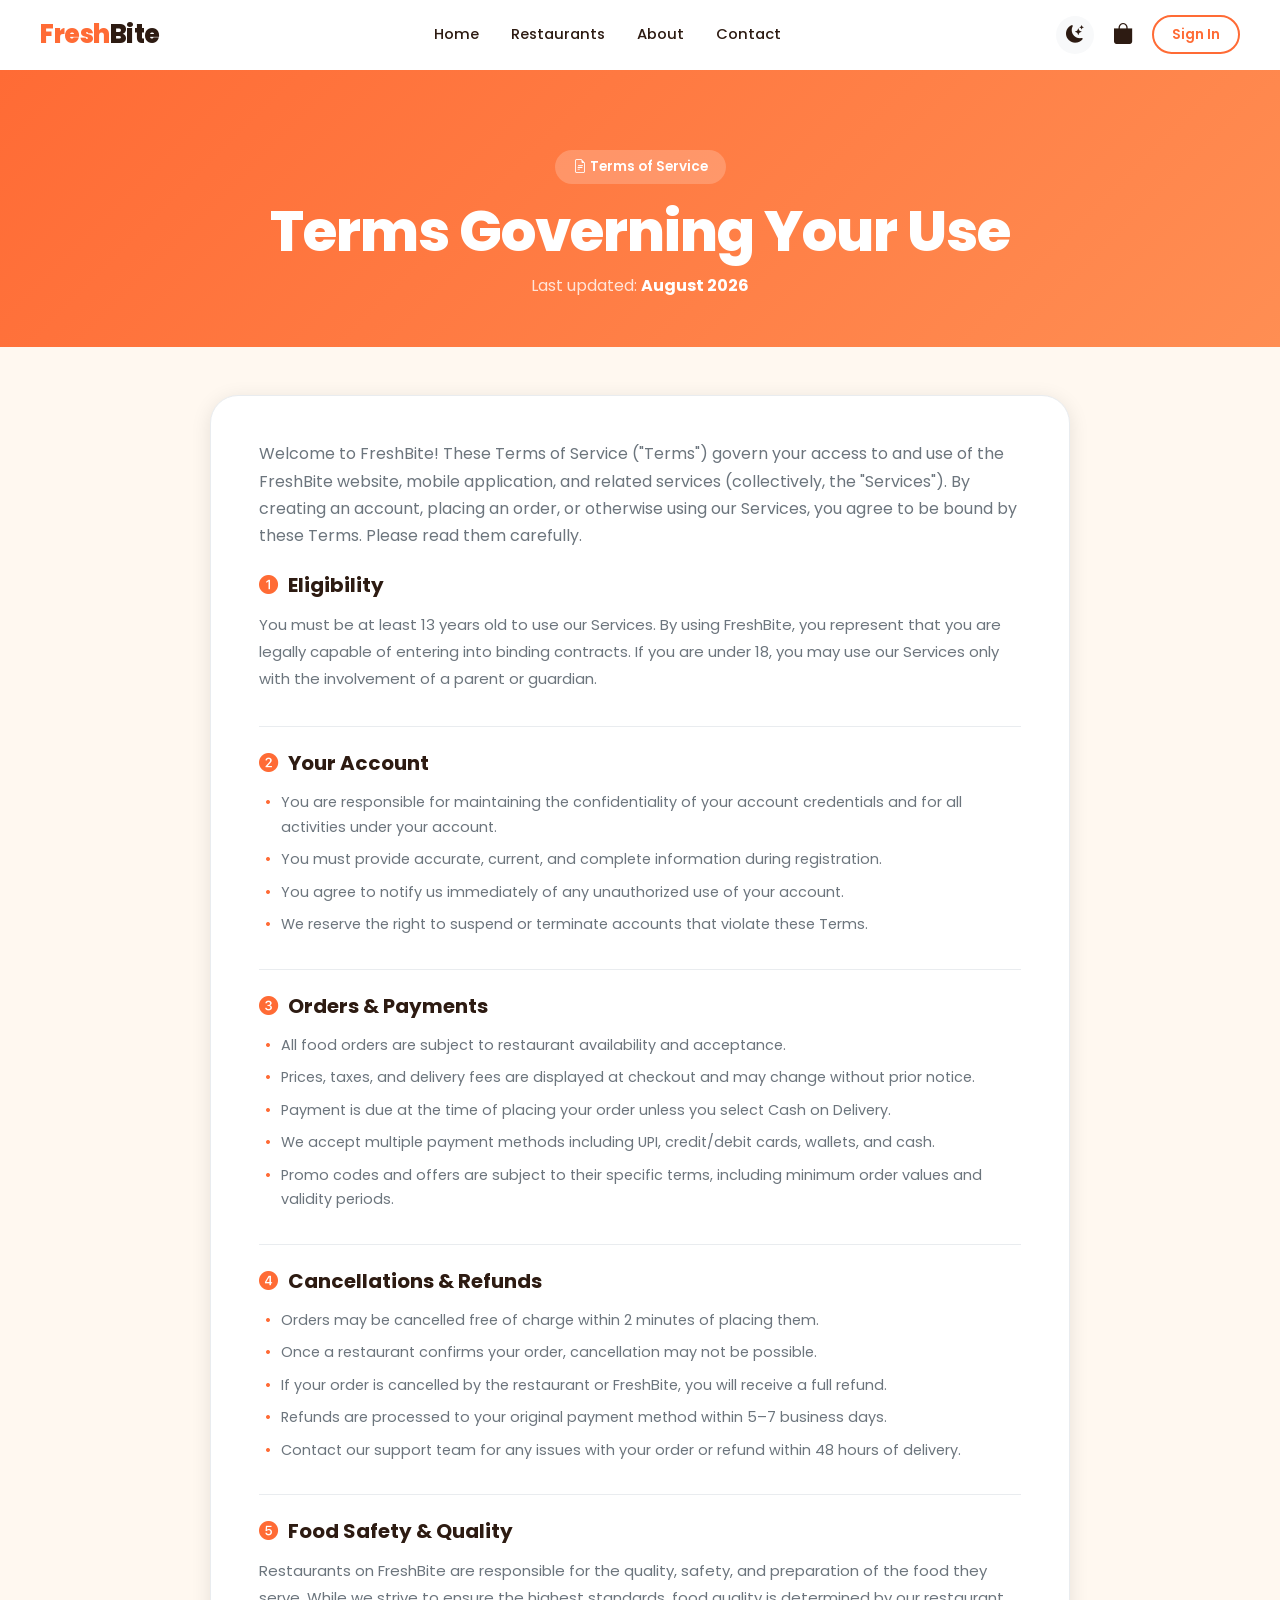
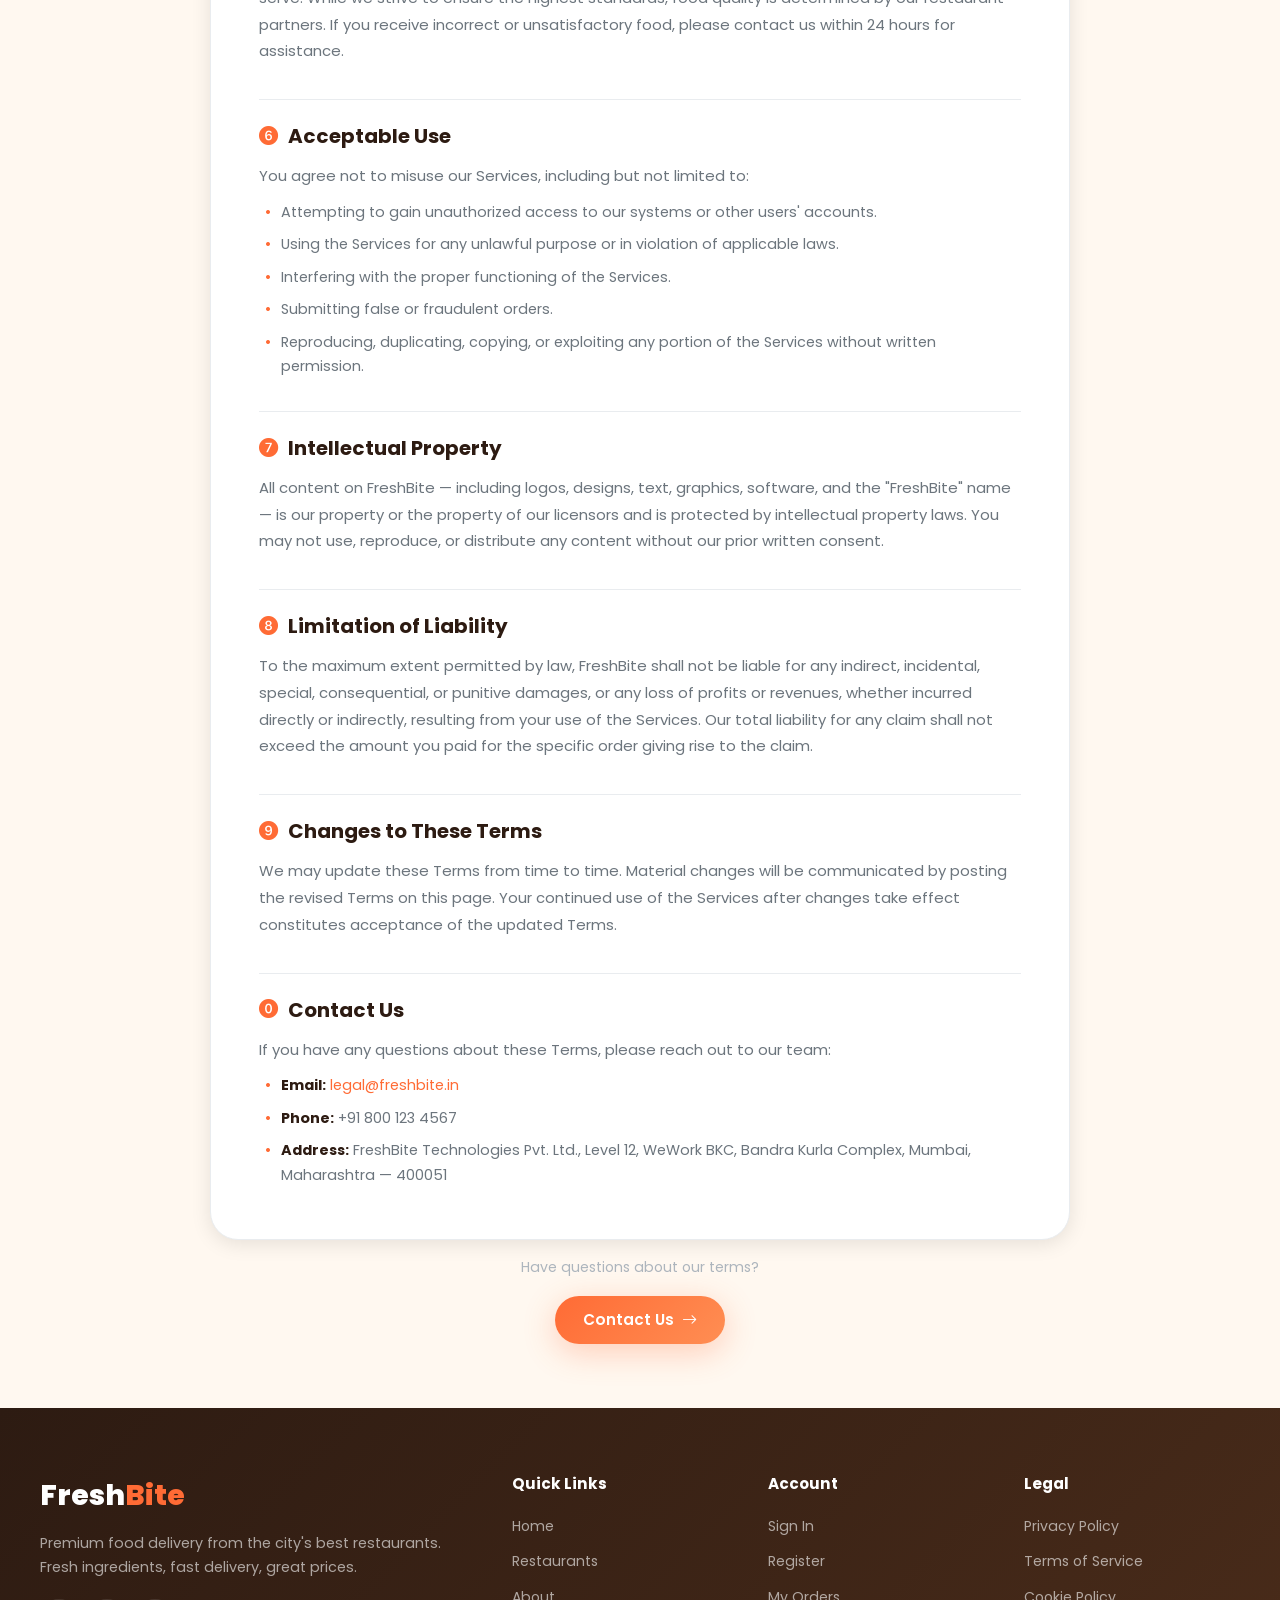
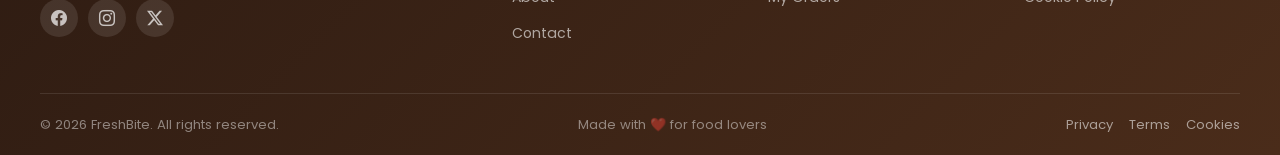
<file: terms.html>
<!DOCTYPE html>
<html lang="en" data-theme="light">
<head>
  <meta charset="UTF-8">
  <meta name="viewport" content="width=device-width, initial-scale=1.0">
  <meta name="description" content="FreshBite Terms of Service — the terms governing your use of our food delivery platform.">
  <meta name="robots" content="index, follow">
  <title>Terms of Service — FreshBite</title>
  <link rel="icon" href="data:image/svg+xml,<svg xmlns='http://www.w3.org/2000/svg' viewBox='0 0 100 100'><text y='.9em' font-size='90'>🍔</text></svg>">
  <link rel="stylesheet" href="https://cdn.jsdelivr.net/npm/bootstrap-icons@1.11.3/font/bootstrap-icons.min.css">
  <link rel="stylesheet" href="css/style.css">
  <link rel="stylesheet" href="css/animations.css">
  <link rel="stylesheet" href="css/components.css">
  <link rel="stylesheet" href="css/responsive.css">
</head>
<body>
<div id="page-loader" class="active">
  <div class="loader-inner"><div class="loader-logo"><span class="loader-brand">Fresh<span>Bite</span></span></div><div class="loader-dots"><span></span><span></span><span></span></div></div>
</div>

<nav id="navbar" role="navigation">
  <div class="navbar-inner">
    <a href="index.html" class="navbar-logo"><span class="logo-text">Fresh<span>Bite</span></span></a>
    <div class="navbar-links">
      <a href="index.html">Home</a>
      <a href="restaurants.html">Restaurants</a>
      <a href="about.html">About</a>
      <a href="contact.html">Contact</a>
    </div>
    <div class="navbar-actions">
      <button class="dark-mode-btn btn-icon" aria-label="Toggle dark mode"><i class="bi bi-moon-stars-fill"></i></button>
      <a href="cart.html" class="btn-icon cart-icon-wrap" aria-label="Cart">
        <i class="bi bi-bag-fill" style="font-size:1.3rem;color:var(--text-primary)"></i>
        <span class="cart-badge">0</span>
      </a>
      <a href="login.html" class="btn-secondary btn-sm nav-guest">Sign In</a>
      <div class="nav-auth" style="display:none;align-items:center;gap:8px;">
        <a href="profile.html" class="btn-icon"><i class="bi bi-person-circle" style="font-size:1.4rem;color:var(--text-primary)"></i></a>
        <span class="nav-user-name" style="font-size:0.88rem;font-weight:600;color:var(--text-primary)"></span>
      </div>
      <button id="mobile-menu-btn" aria-label="Open menu"><span></span><span></span><span></span></button>
    </div>
  </div>
</nav>
<div id="mobile-menu">
  <a href="index.html"><i class="bi bi-house"></i> Home</a>
  <a href="restaurants.html"><i class="bi bi-shop"></i> Restaurants</a>
  <a href="cart.html"><i class="bi bi-bag"></i> Cart</a>
  <a href="profile.html"><i class="bi bi-person"></i> Profile</a>
  <a href="about.html"><i class="bi bi-info-circle"></i> About</a>
  <a href="contact.html"><i class="bi bi-envelope"></i> Contact</a>
  <a href="login.html" class="nav-guest"><i class="bi bi-box-arrow-in-right"></i> Sign In</a>
</div>

<main style="padding-top:var(--navbar-h);">

  <!-- Page Hero -->
  <div class="listing-header" aria-labelledby="terms-hero-heading">
    <div class="container">
      <span style="background:rgba(255,255,255,0.2);color:#fff;font-size:0.85rem;font-weight:600;padding:6px 18px;border-radius:var(--radius-full);display:inline-block;margin-bottom:16px;"><i class="bi bi-file-earmark-text"></i> Terms of Service</span>
      <h1 id="terms-hero-heading" style="color:#fff;">Terms Governing Your Use</h1>
      <p style="color:rgba(255,255,255,0.8);max-width:560px;margin:0 auto;font-size:1rem;">Last updated: <strong style="color:#fff;">August 2026</strong></p>
    </div>
  </div>

  <!-- LEGAL CONTENT -->
  <section class="section-sm" style="padding-top:48px;padding-bottom:64px;">
    <div class="container container-sm">
      <div class="legal-content animate-on-scroll">
        <p style="margin-bottom:24px;color:var(--text-secondary);">Welcome to FreshBite! These Terms of Service ("Terms") govern your access to and use of the FreshBite website, mobile application, and related services (collectively, the "Services"). By creating an account, placing an order, or otherwise using our Services, you agree to be bound by these Terms. Please read them carefully.</p>

        <div class="legal-section">
          <h2><i class="bi bi-1-circle-fill"></i> Eligibility</h2>
          <p>You must be at least 13 years old to use our Services. By using FreshBite, you represent that you are legally capable of entering into binding contracts. If you are under 18, you may use our Services only with the involvement of a parent or guardian.</p>
        </div>

        <div class="legal-section">
          <h2><i class="bi bi-2-circle-fill"></i> Your Account</h2>
          <ul>
            <li>You are responsible for maintaining the confidentiality of your account credentials and for all activities under your account.</li>
            <li>You must provide accurate, current, and complete information during registration.</li>
            <li>You agree to notify us immediately of any unauthorized use of your account.</li>
            <li>We reserve the right to suspend or terminate accounts that violate these Terms.</li>
          </ul>
        </div>

        <div class="legal-section">
          <h2><i class="bi bi-3-circle-fill"></i> Orders & Payments</h2>
          <ul>
            <li>All food orders are subject to restaurant availability and acceptance.</li>
            <li>Prices, taxes, and delivery fees are displayed at checkout and may change without prior notice.</li>
            <li>Payment is due at the time of placing your order unless you select Cash on Delivery.</li>
            <li>We accept multiple payment methods including UPI, credit/debit cards, wallets, and cash.</li>
            <li>Promo codes and offers are subject to their specific terms, including minimum order values and validity periods.</li>
          </ul>
        </div>

        <div class="legal-section">
          <h2><i class="bi bi-4-circle-fill"></i> Cancellations & Refunds</h2>
          <ul>
            <li>Orders may be cancelled free of charge within 2 minutes of placing them.</li>
            <li>Once a restaurant confirms your order, cancellation may not be possible.</li>
            <li>If your order is cancelled by the restaurant or FreshBite, you will receive a full refund.</li>
            <li>Refunds are processed to your original payment method within 5–7 business days.</li>
            <li>Contact our support team for any issues with your order or refund within 48 hours of delivery.</li>
          </ul>
        </div>

        <div class="legal-section">
          <h2><i class="bi bi-5-circle-fill"></i> Food Safety & Quality</h2>
          <p>Restaurants on FreshBite are responsible for the quality, safety, and preparation of the food they serve. While we strive to ensure the highest standards, food quality is determined by our restaurant partners. If you receive incorrect or unsatisfactory food, please contact us within 24 hours for assistance.</p>
        </div>

        <div class="legal-section">
          <h2><i class="bi bi-6-circle-fill"></i> Acceptable Use</h2>
          <p>You agree not to misuse our Services, including but not limited to:</p>
          <ul>
            <li>Attempting to gain unauthorized access to our systems or other users' accounts.</li>
            <li>Using the Services for any unlawful purpose or in violation of applicable laws.</li>
            <li>Interfering with the proper functioning of the Services.</li>
            <li>Submitting false or fraudulent orders.</li>
            <li>Reproducing, duplicating, copying, or exploiting any portion of the Services without written permission.</li>
          </ul>
        </div>

        <div class="legal-section">
          <h2><i class="bi bi-7-circle-fill"></i> Intellectual Property</h2>
          <p>All content on FreshBite — including logos, designs, text, graphics, software, and the "FreshBite" name — is our property or the property of our licensors and is protected by intellectual property laws. You may not use, reproduce, or distribute any content without our prior written consent.</p>
        </div>

        <div class="legal-section">
          <h2><i class="bi bi-8-circle-fill"></i> Limitation of Liability</h2>
          <p>To the maximum extent permitted by law, FreshBite shall not be liable for any indirect, incidental, special, consequential, or punitive damages, or any loss of profits or revenues, whether incurred directly or indirectly, resulting from your use of the Services. Our total liability for any claim shall not exceed the amount you paid for the specific order giving rise to the claim.</p>
        </div>

        <div class="legal-section">
          <h2><i class="bi bi-9-circle-fill"></i> Changes to These Terms</h2>
          <p>We may update these Terms from time to time. Material changes will be communicated by posting the revised Terms on this page. Your continued use of the Services after changes take effect constitutes acceptance of the updated Terms.</p>
        </div>

        <div class="legal-section">
          <h2><i class="bi bi-0-circle-fill"></i> Contact Us</h2>
          <p>If you have any questions about these Terms, please reach out to our team:</p>
          <ul>
            <li><strong>Email:</strong> <a href="mailto:legal@freshbite.in" style="color:var(--primary);">legal@freshbite.in</a></li>
            <li><strong>Phone:</strong> +91 800 123 4567</li>
            <li><strong>Address:</strong> FreshBite Technologies Pvt. Ltd., Level 12, WeWork BKC, Bandra Kurla Complex, Mumbai, Maharashtra — 400051</li>
          </ul>
        </div>
      </div>

      <!-- CTA -->
      <div style="text-align:center;margin-top:16px;">
        <p style="color:var(--text-muted);font-size:0.88rem;margin-bottom:16px;">Have questions about our terms?</p>
        <a href="contact.html" class="btn-primary">Contact Us <i class="bi bi-arrow-right"></i></a>
      </div>
    </div>
  </section>
</main>

<footer role="contentinfo">
  <div class="container">
    <div class="footer-grid">
      <div class="footer-brand">
        <div class="logo-text">Fresh<span>Bite</span></div>
        <p>Premium food delivery from the city's best restaurants. Fresh ingredients, fast delivery, great prices.</p>
        <div class="footer-social">
          <a href="#" class="social-btn" aria-label="Facebook"><i class="bi bi-facebook"></i></a>
          <a href="#" class="social-btn" aria-label="Instagram"><i class="bi bi-instagram"></i></a>
          <a href="#" class="social-btn" aria-label="Twitter"><i class="bi bi-twitter-x"></i></a>
        </div>
      </div>
      <div class="footer-col"><h4>Quick Links</h4><ul><li><a href="index.html">Home</a></li><li><a href="restaurants.html">Restaurants</a></li><li><a href="about.html">About</a></li><li><a href="contact.html">Contact</a></li></ul></div>
      <div class="footer-col"><h4>Account</h4><ul><li><a href="login.html">Sign In</a></li><li><a href="register.html">Register</a></li><li><a href="profile.html">My Orders</a></li></ul></div>
      <div class="footer-col"><h4>Legal</h4><ul><li><a href="privacy.html">Privacy Policy</a></li><li><a href="terms.html" class="active">Terms of Service</a></li><li><a href="privacy.html#cookies">Cookie Policy</a></li></ul></div>
    </div>
    <div class="footer-bottom">
      <span>© 2026 FreshBite. All rights reserved.</span>
      <span>Made with ❤️ for food lovers</span>
      <div style="display:flex;gap:16px;">
        <a href="privacy.html">Privacy</a>
        <a href="terms.html">Terms</a>
        <a href="privacy.html#cookies">Cookies</a>
      </div>
    </div>
  </div>
</footer>
<button id="back-to-top" aria-label="Back to top"><i class="bi bi-arrow-up"></i></button>

<script src="js/data.js"></script>
<script src="js/storage.js"></script>
<script src="js/utils.js"></script>
<script src="js/ui.js"></script>
<script src="js/cart.js"></script>
<script src="js/restaurant.js"></script>
<script src="js/products.js"></script>
<script src="js/auth.js"></script>
<script src="js/checkout.js"></script>
<script src="js/app.js"></script>
</body>
</html>
</file>
<file: css/style.css>
/* ============================================================
   FreshBite — style.css
   Root variables, resets, base typography, layout utilities
   ============================================================ */

/* ── GOOGLE FONTS ── */
@import url('https://fonts.googleapis.com/css2?family=Poppins:wght@300;400;500;600;700;800;900&family=Nunito:wght@400;600;700;800&display=swap');

/* ── CSS VARIABLES ── */
:root {
  --primary:       #FF6B35;
  --primary-light: #FF8E53;
  --primary-dark:  #e55a27;
  --secondary:     #FFF8F0;
  --dark:          #2D1B12;
  --dark-2:        #3d2a1e;
  --success:       #2ECC71;
  --danger:        #E74C3C;
  --warning:       #F39C12;
  --info:          #3498DB;
  --light-gray:    #F8F9FA;
  --mid-gray:      #e9ecef;
  --text-primary:  #2D1B12;
  --text-secondary:#6c757d;
  --text-muted:    #adb5bd;
  --white:         #ffffff;
  --border:        #e9ecef;
  --border-focus:  #FF6B35;
  --card-bg:       #ffffff;
  --body-bg:       #FFF8F0;
  --navbar-bg:     rgba(255,255,255,0.95);
  --shadow-sm:     0 2px 8px rgba(0,0,0,0.08);
  --shadow-md:     0 4px 20px rgba(0,0,0,0.10);
  --shadow-lg:     0 8px 40px rgba(0,0,0,0.14);
  --shadow-xl:     0 20px 60px rgba(0,0,0,0.18);
  --shadow-primary:0 8px 32px rgba(255,107,53,0.30);
  --radius-sm:     8px;
  --radius-md:     14px;
  --radius-lg:     20px;
  --radius-xl:     28px;
  --radius-full:   9999px;
  --transition:    all 0.25s cubic-bezier(0.4,0,0.2,1);
  --transition-slow:all 0.45s cubic-bezier(0.4,0,0.2,1);
  --font-primary:  'Poppins', sans-serif;
  --font-secondary:'Nunito', sans-serif;
  --navbar-h:      70px;
  --gradient-primary: linear-gradient(135deg, #FF6B35 0%, #FF8E53 100%);
  --gradient-dark:    linear-gradient(135deg, #2D1B12 0%, #4a2c1a 100%);
  --gradient-hero:    linear-gradient(135deg, #FF6B35 0%, #FF4500 50%, #FF8E53 100%);
}

/* ── DARK THEME ── */
[data-theme="dark"] {
  --body-bg:       #1a1008;
  --card-bg:       #2a1810;
  --navbar-bg:     rgba(26,16,8,0.97);
  --text-primary:  #f5e6d8;
  --text-secondary:#c9a98a;
  --text-muted:    #7a6050;
  --border:        #3d2a1e;
  --light-gray:    #2a1810;
  --mid-gray:      #3d2a1e;
  --secondary:     #2a1810;
  --shadow-sm:     0 2px 8px rgba(0,0,0,0.3);
  --shadow-md:     0 4px 20px rgba(0,0,0,0.4);
  --shadow-lg:     0 8px 40px rgba(0,0,0,0.5);
}

/* ── RESET & BASE ── */
*, *::before, *::after { box-sizing: border-box; margin: 0; padding: 0; }
html { scroll-behavior: smooth; font-size: 16px; -webkit-text-size-adjust: 100%; }
body {
  font-family: var(--font-primary);
  background: var(--body-bg);
  color: var(--text-primary);
  line-height: 1.6;
  overflow-x: hidden;
  transition: background 0.3s, color 0.3s;
}
img { max-width: 100%; height: auto; display: block; }
a { color: inherit; text-decoration: none; transition: var(--transition); }
button { cursor: pointer; font-family: var(--font-primary); border: none; background: none; }
ul, ol { list-style: none; }
input, textarea, select {
  font-family: var(--font-primary);
  color: var(--text-primary);
  background: var(--card-bg);
  border: 1.5px solid var(--border);
  border-radius: var(--radius-sm);
  padding: 10px 14px;
  font-size: 0.95rem;
  width: 100%;
  outline: none;
  transition: var(--transition);
}
input:focus, textarea:focus, select:focus {
  border-color: var(--border-focus);
  box-shadow: 0 0 0 3px rgba(255,107,53,0.15);
}
textarea { resize: vertical; min-height: 100px; }

/* ── CONTAINER ── */
.container { max-width: 1240px; margin: 0 auto; padding: 0 20px; }
.container-sm { max-width: 900px; margin: 0 auto; padding: 0 20px; }
.container-lg { max-width: 1400px; margin: 0 auto; padding: 0 20px; }

/* ── SECTION DEFAULTS ── */
.section { padding: 80px 0; }
.section-sm { padding: 48px 0; }
.section-title {
  font-size: clamp(1.6rem, 3vw, 2.2rem);
  font-weight: 800;
  color: var(--dark);
  color: var(--text-primary);
  margin-bottom: 8px;
  letter-spacing: -0.5px;
}
.section-subtitle {
  font-size: 1rem;
  color: var(--text-secondary);
  margin-bottom: 40px;
  font-family: var(--font-secondary);
}
.section-header { display: flex; align-items: flex-end; justify-content: space-between; margin-bottom: 36px; flex-wrap: wrap; gap: 12px; }
.section-header .view-all {
  font-size: 0.9rem; font-weight: 600; color: var(--primary);
  display: flex; align-items: center; gap: 4px;
  padding: 6px 14px; border-radius: var(--radius-full);
  border: 1.5px solid var(--primary);
  transition: var(--transition);
}
.section-header .view-all:hover { background: var(--primary); color: #fff; }

/* ── GRID UTILITIES ── */
.grid-2 { display: grid; grid-template-columns: repeat(2, 1fr); gap: 24px; }
.grid-3 { display: grid; grid-template-columns: repeat(3, 1fr); gap: 24px; }
.grid-4 { display: grid; grid-template-columns: repeat(4, 1fr); gap: 24px; }
.flex { display: flex; }
.flex-center { display: flex; align-items: center; justify-content: center; }
.flex-between { display: flex; align-items: center; justify-content: space-between; }
.gap-8 { gap: 8px; } .gap-12 { gap: 12px; } .gap-16 { gap: 16px; } .gap-24 { gap: 24px; }
.hidden { display: none !important; }

/* ── TYPOGRAPHY ── */
h1 { font-size: clamp(2rem, 5vw, 3.5rem); font-weight: 800; line-height: 1.15; letter-spacing: -1px; }
h2 { font-size: clamp(1.5rem, 3vw, 2rem); font-weight: 700; line-height: 1.25; }
h3 { font-size: clamp(1.1rem, 2vw, 1.4rem); font-weight: 600; }
h4 { font-size: 1.05rem; font-weight: 600; }
p { line-height: 1.7; color: var(--text-secondary); }
.text-primary { color: var(--primary) !important; }
.text-muted { color: var(--text-muted) !important; }
.text-center { text-align: center; }
.fw-700 { font-weight: 700; } .fw-800 { font-weight: 800; }

/* ── BUTTONS ── */
.btn-primary {
  display: inline-flex; align-items: center; justify-content: center; gap: 8px;
  background: var(--gradient-primary);
  color: #fff; font-weight: 600; font-size: 0.95rem;
  padding: 12px 28px; border-radius: var(--radius-full);
  box-shadow: var(--shadow-primary);
  transition: var(--transition); position: relative; overflow: hidden;
  white-space: nowrap;
}
.btn-primary:hover { transform: translateY(-2px); box-shadow: 0 12px 40px rgba(255,107,53,0.40); filter: brightness(1.05); }
.btn-primary:active { transform: translateY(0); }
.btn-secondary {
  display: inline-flex; align-items: center; justify-content: center; gap: 8px;
  background: var(--card-bg); color: var(--primary); font-weight: 600;
  padding: 12px 28px; border-radius: var(--radius-full);
  border: 2px solid var(--primary); transition: var(--transition); position: relative; overflow: hidden;
}
.btn-secondary:hover { background: var(--primary); color: #fff; transform: translateY(-2px); }
.btn-outline {
  display: inline-flex; align-items: center; gap: 8px;
  background: transparent; border: 2px solid var(--border);
  color: var(--text-primary); padding: 10px 22px; border-radius: var(--radius-full);
  font-weight: 500; font-size: 0.9rem; transition: var(--transition);
}
.btn-outline:hover { border-color: var(--primary); color: var(--primary); }
.btn-sm { padding: 7px 18px; font-size: 0.85rem; }
.btn-lg { padding: 15px 36px; font-size: 1.05rem; }
.btn-icon { width: 42px; height: 42px; border-radius: 50%; display: flex; align-items: center; justify-content: center; transition: var(--transition); }
.btn-danger { background: var(--danger); color: #fff; padding: 10px 20px; border-radius: var(--radius-full); font-weight: 600; }

/* ── RIPPLE ── */
.ripple { position: absolute; border-radius: 50%; background: rgba(255,255,255,0.35); transform: scale(0); width: 100px; height: 100px; margin: -50px; animation: rippleAnim 0.6s linear; pointer-events: none; }
@keyframes rippleAnim { to { transform: scale(4); opacity: 0; } }

/* ── NAVBAR ── */
#navbar {
  position: fixed; top: 0; left: 0; right: 0; z-index: 1000;
  height: var(--navbar-h);
  background: var(--navbar-bg);
  backdrop-filter: blur(16px);
  -webkit-backdrop-filter: blur(16px);
  border-bottom: 1px solid transparent;
  transition: var(--transition-slow);
}
#navbar.navbar-scrolled {
  border-bottom-color: var(--border);
  box-shadow: var(--shadow-md);
}
#navbar.navbar-hidden { transform: translateY(-100%); }
.navbar-inner {
  max-width: 1240px; margin: 0 auto; padding: 0 20px;
  height: 100%; display: flex; align-items: center; justify-content: space-between; gap: 16px;
}
.navbar-logo { display: flex; align-items: center; gap: 8px; }
.navbar-logo .logo-text { font-size: 1.6rem; font-weight: 800; color: var(--primary); letter-spacing: -0.5px; }
.navbar-logo .logo-text span { color: var(--text-primary); }
.navbar-logo img { width: 36px; height: 36px; }
.navbar-links { display: flex; align-items: center; gap: 4px; }
.navbar-links a {
  padding: 8px 14px; border-radius: var(--radius-full);
  font-weight: 500; font-size: 0.92rem; color: var(--text-primary);
  transition: var(--transition);
}
.navbar-links a:hover, .navbar-links a.active { background: var(--secondary); color: var(--primary); }
.navbar-actions { display: flex; align-items: center; gap: 8px; }
.cart-icon-wrap { position: relative; }
.cart-badge {
  position: absolute; top: -6px; right: -6px;
  background: var(--primary); color: #fff;
  width: 18px; height: 18px; border-radius: 50%;
  font-size: 0.65rem; font-weight: 700;
  display: flex; align-items: center; justify-content: center;
  display: none;
}
.cart-pop { animation: cartPop 0.35s cubic-bezier(0.36,0.07,0.19,0.97); }
@keyframes cartPop { 0%,100% { transform: scale(1); } 50% { transform: scale(1.35); } }
.dark-mode-btn {
  width: 38px; height: 38px; border-radius: 50%;
  display: flex; align-items: center; justify-content: center;
  background: var(--light-gray); color: var(--text-primary);
  font-size: 1.1rem; transition: var(--transition);
}
.dark-mode-btn:hover { background: var(--primary); color: #fff; }
#mobile-menu-btn { display: none; flex-direction: column; gap: 5px; width: 30px; padding: 4px; }
#mobile-menu-btn span { display: block; height: 2.5px; background: var(--text-primary); border-radius: 4px; transition: var(--transition); }
#mobile-menu-btn.active span:nth-child(1) { transform: translateY(7.5px) rotate(45deg); }
#mobile-menu-btn.active span:nth-child(2) { opacity: 0; }
#mobile-menu-btn.active span:nth-child(3) { transform: translateY(-7.5px) rotate(-45deg); }

/* ── MOBILE MENU ── */
#mobile-menu {
  display: none; position: fixed; top: var(--navbar-h); left: 0; right: 0; bottom: 0;
  background: var(--card-bg); z-index: 999; flex-direction: column;
  padding: 32px 24px; gap: 8px; overflow-y: auto; transform: translateX(100%);
  transition: transform 0.35s cubic-bezier(0.4,0,0.2,1);
}
#mobile-menu.open { transform: translateX(0); }
#mobile-menu a {
  padding: 14px 16px; border-radius: var(--radius-md); font-size: 1.05rem;
  font-weight: 500; border-bottom: 1px solid var(--border);
}
#mobile-menu a:hover { background: var(--secondary); color: var(--primary); }

/* ── PAGE LOADER ── */
#page-loader {
  position: fixed; inset: 0; z-index: 9999;
  background: var(--body-bg);
  display: flex; align-items: center; justify-content: center;
  opacity: 0; pointer-events: none; transition: opacity 0.4s;
}
#page-loader.active { opacity: 1; pointer-events: all; }
#page-loader.fade-out { opacity: 0; }
.loader-logo .loader-brand { font-size: 2rem; font-weight: 800; color: var(--primary); }
.loader-dots { display: flex; gap: 8px; margin-top: 16px; justify-content: center; }
.loader-dots span { width: 10px; height: 10px; border-radius: 50%; background: var(--primary); animation: dotBounce 1.2s ease-in-out infinite; }
.loader-dots span:nth-child(2) { animation-delay: 0.2s; }
.loader-dots span:nth-child(3) { animation-delay: 0.4s; }
@keyframes dotBounce { 0%,80%,100% { transform: scale(0); } 40% { transform: scale(1); } }

/* ── TOAST ── */
.toast-container { position: fixed; bottom: 24px; right: 24px; z-index: 9998; display: flex; flex-direction: column; gap: 10px; }
.toast {
  display: flex; align-items: center; gap: 10px;
  background: var(--card-bg); border-radius: var(--radius-md);
  padding: 14px 18px; min-width: 280px; max-width: 380px;
  box-shadow: var(--shadow-lg); border-left: 4px solid var(--primary);
  transition: all 0.3s cubic-bezier(0.4,0,0.2,1);
}
.toast-enter { transform: translateX(110%); opacity: 0; }
.toast-exit { transform: translateX(110%); opacity: 0; }
.toast-success { border-left-color: var(--success); }
.toast-error { border-left-color: var(--danger); }
.toast-warning { border-left-color: var(--warning); }
.toast-info { border-left-color: var(--info); }
.toast-icon { font-size: 1.1rem; flex-shrink: 0; }
.toast-success .toast-icon { color: var(--success); }
.toast-error .toast-icon { color: var(--danger); }
.toast-warning .toast-icon { color: var(--warning); }
.toast-info .toast-icon { color: var(--info); }
.toast-message { font-size: 0.9rem; font-weight: 500; flex: 1; }
.toast-close { opacity: 0.5; font-size: 1rem; padding: 2px; transition: var(--transition); }
.toast-close:hover { opacity: 1; }

/* ── MODAL ── */
.modal {
  position: fixed; inset: 0; z-index: 9990;
  display: flex; align-items: center; justify-content: center;
  background: rgba(0,0,0,0.55); backdrop-filter: blur(4px);
  opacity: 0; pointer-events: none; transition: opacity 0.3s;
}
.modal.modal-open { opacity: 1; pointer-events: all; }
.modal-content {
  background: var(--card-bg); border-radius: var(--radius-xl);
  padding: 40px; max-width: 520px; width: 90%; position: relative;
  transform: scale(0.92); transition: transform 0.3s cubic-bezier(0.4,0,0.2,1);
  box-shadow: var(--shadow-xl);
}
.modal.modal-open .modal-content { transform: scale(1); }
.modal-close {
  position: absolute; top: 16px; right: 16px;
  width: 36px; height: 36px; border-radius: 50%;
  background: var(--light-gray); display: flex; align-items: center; justify-content: center;
  font-size: 1rem; color: var(--text-secondary); transition: var(--transition);
}
.modal-close:hover { background: var(--danger); color: #fff; }
body.modal-active { overflow: hidden; }

/* ── BACK TO TOP ── */
#back-to-top {
  position: fixed; bottom: 24px; left: 24px; z-index: 500;
  width: 46px; height: 46px; border-radius: 50%;
  background: var(--gradient-primary); color: #fff;
  display: flex; align-items: center; justify-content: center; font-size: 1.2rem;
  box-shadow: var(--shadow-primary); opacity: 0; pointer-events: none;
  transform: translateY(12px); transition: var(--transition);
}
#back-to-top.visible { opacity: 1; pointer-events: all; transform: translateY(0); }
#back-to-top:hover { transform: translateY(-3px); }

/* ── HERO SECTION ── */
.hero-section {
  min-height: 580px;
  height: 580px;
  display: block;
  position: relative;
  padding-top: var(--navbar-h);
  background: var(--body-bg);
  overflow: hidden;
}
#hero-slider { position: relative; width: 100%; height: 100%; min-height: 560px; }
.hero-slide {
  position: absolute; inset: 0; display: none; align-items: center;
  padding: 60px 0; border-radius: 0 0 var(--radius-xl) var(--radius-xl); min-height: 560px;
}
.hero-slide.active { display: flex; animation: heroFadeIn 0.7s ease; }
@keyframes heroFadeIn { from { opacity: 0; } to { opacity: 1; } }
.hero-slide-content { flex: 1; padding: 0 5vw 0 max(20px, 5vw); z-index: 2; }
.hero-badge {
  display: inline-flex; align-items: center; gap: 6px;
  background: rgba(255,255,255,0.25); backdrop-filter: blur(8px);
  color: #fff; font-size: 0.85rem; font-weight: 600;
  padding: 6px 16px; border-radius: var(--radius-full); margin-bottom: 16px; border: 1px solid rgba(255,255,255,0.3);
}
.hero-title { font-size: clamp(2.5rem, 6vw, 4.5rem); color: #fff; font-weight: 900; line-height: 1.05; margin-bottom: 12px; text-shadow: 0 2px 20px rgba(0,0,0,0.2); }
.hero-subtitle { font-size: clamp(1.1rem, 2.5vw, 1.5rem); color: rgba(255,255,255,0.9); font-weight: 600; margin-bottom: 8px; }
.hero-desc { font-size: 1rem; color: rgba(255,255,255,0.75); margin-bottom: 28px; }
.hero-cta { display: flex; gap: 12px; flex-wrap: wrap; }
.btn-hero { background: rgba(255,255,255,0.95); color: var(--primary); font-weight: 700; }
.btn-hero:hover { background: #fff; transform: translateY(-3px); box-shadow: 0 12px 32px rgba(0,0,0,0.2); }
.btn-copy-code {
  background: rgba(255,255,255,0.18); border: 1.5px solid rgba(255,255,255,0.5);
  color: #fff; padding: 12px 20px; border-radius: var(--radius-full); font-weight: 600;
  display: inline-flex; align-items: center; gap: 8px; transition: var(--transition);
}
.btn-copy-code:hover { background: rgba(255,255,255,0.3); }
.hero-slide-img { flex: 1; display: flex; align-items: center; justify-content: center; position: relative; }
.hero-food-img { max-height: 480px; width: 100%; object-fit: cover; border-radius: var(--radius-xl); box-shadow: var(--shadow-xl); }
.hero-float-card {
  position: absolute; bottom: 20px; left: -20px;
  background: rgba(255,255,255,0.95); backdrop-filter: blur(12px);
  border-radius: var(--radius-md); padding: 12px 18px;
  display: flex; align-items: center; gap: 10px;
  box-shadow: var(--shadow-md); animation: floatBounce 3s ease-in-out infinite;
}
@keyframes floatBounce { 0%,100% { transform: translateY(0); } 50% { transform: translateY(-8px); } }
.float-emoji { font-size: 1.8rem; }
.hero-float-card strong { display: block; font-size: 0.85rem; color: var(--text-primary); }
.hero-float-card small { color: var(--text-secondary); font-size: 0.75rem; }

/* ── HERO DOTS / ARROWS ── */
.hero-controls { position: absolute; bottom: 24px; left: 50%; transform: translateX(-50%); display: flex; align-items: center; gap: 12px; z-index: 10; }
.hero-dot { width: 8px; height: 8px; border-radius: 50%; background: rgba(255,255,255,0.5); transition: var(--transition); border: none; }
.hero-dot.active { width: 24px; border-radius: 4px; background: #fff; }
.hero-arrow { width: 42px; height: 42px; border-radius: 50%; background: rgba(255,255,255,0.2); color: #fff; display: flex; align-items: center; justify-content: center; font-size: 1.1rem; transition: var(--transition); backdrop-filter: blur(8px); }
.hero-arrow:hover { background: rgba(255,255,255,0.4); }

/* ── HERO SEARCH ── */
.hero-search-wrap { margin-top: 24px; max-width: 540px; }
.hero-search-box {
  display: flex; background: rgba(255,255,255,0.95); backdrop-filter: blur(12px);
  border-radius: var(--radius-full); overflow: hidden;
  box-shadow: 0 12px 40px rgba(0,0,0,0.18); border: 1.5px solid rgba(255,255,255,0.8);
}
.hero-search-box input {
  flex: 1; background: transparent; border: none; padding: 16px 20px; font-size: 1rem;
  color: var(--text-primary); min-width: 0;
}
.hero-search-box input::placeholder { color: var(--text-muted); }
.hero-search-box button { background: var(--gradient-primary); color: #fff; padding: 0 24px; font-weight: 600; border-radius: 0; white-space: nowrap; display: flex; align-items: center; gap: 6px; }

/* ── CATEGORIES ── */
.category-slider-wrap { overflow-x: auto; padding-bottom: 8px; scrollbar-width: none; }
.category-slider-wrap::-webkit-scrollbar { display: none; }
.category-slider { display: flex; gap: 16px; width: max-content; padding: 4px 2px; }
.category-card {
  display: flex; flex-direction: column; align-items: center; gap: 8px;
  width: 100px; text-align: center; position: relative; flex-shrink: 0;
}
.category-img-wrap { width: 80px; height: 80px; border-radius: 50%; overflow: hidden; position: relative; box-shadow: var(--shadow-md); transition: var(--transition); }
.category-card:hover .category-img-wrap { transform: scale(1.08); box-shadow: var(--shadow-primary); }
.category-img-wrap img { width: 100%; height: 100%; object-fit: cover; transition: var(--transition); }
.category-card:hover .category-img-wrap img { transform: scale(1.1); }
.category-overlay { position: absolute; inset: 0; background: linear-gradient(180deg, transparent 40%, rgba(0,0,0,0.4)); border-radius: 50%; }
.category-icon { font-size: 1.5rem; position: absolute; top: 50%; left: 50%; transform: translate(-50%,-50%); filter: drop-shadow(0 2px 4px rgba(0,0,0,0.3)); }
.category-name { font-size: 0.82rem; font-weight: 600; color: var(--text-primary); }
.category-count { font-size: 0.72rem; color: var(--text-muted); }

/* ── RESTAURANT CARD ── */
.restaurant-card {
  background: var(--card-bg); border-radius: var(--radius-lg);
  overflow: hidden; box-shadow: var(--shadow-sm);
  transition: var(--transition); border: 1px solid var(--border);
}
.restaurant-card:hover { transform: translateY(-6px); box-shadow: var(--shadow-lg); }
.card-link { display: block; }
.card-img-wrap { position: relative; height: 200px; overflow: hidden; }
.card-cover { width: 100%; height: 100%; object-fit: cover; transition: transform 0.5s cubic-bezier(0.4,0,0.2,1); }
.restaurant-card:hover .card-cover { transform: scale(1.06); }
.card-img-overlay { position: absolute; inset: 0; background: linear-gradient(180deg, rgba(0,0,0,0.05) 0%, rgba(0,0,0,0.25) 100%); }
.badge-featured { position: absolute; top: 12px; left: 12px; background: var(--gradient-primary); color: #fff; font-size: 0.72rem; font-weight: 700; padding: 4px 10px; border-radius: var(--radius-full); }
.closed-overlay { position: absolute; inset: 0; background: rgba(0,0,0,0.55); display: flex; align-items: center; justify-content: center; }
.closed-overlay span { background: rgba(0,0,0,0.7); color: #fff; padding: 8px 20px; border-radius: var(--radius-full); font-weight: 600; font-size: 0.9rem; }
.offer-strip { position: absolute; bottom: 0; left: 0; right: 0; background: linear-gradient(90deg, var(--primary), var(--primary-light)); color: #fff; font-size: 0.75rem; font-weight: 600; padding: 6px 12px; display: flex; align-items: center; gap: 6px; }
.card-logo { position: absolute; bottom: -20px; right: 16px; width: 52px; height: 52px; border-radius: var(--radius-md); overflow: hidden; border: 3px solid var(--card-bg); box-shadow: var(--shadow-sm); }
.card-logo img { width: 100%; height: 100%; object-fit: cover; }
.card-body { padding: 20px 16px 16px; }
.card-header-row { display: flex; align-items: flex-start; justify-content: space-between; gap: 8px; margin-bottom: 4px; }
.card-title { font-size: 1rem; font-weight: 700; color: var(--text-primary); flex: 1; }
.fav-btn { width: 32px; height: 32px; border-radius: 50%; background: var(--light-gray); color: var(--text-muted); display: flex; align-items: center; justify-content: center; font-size: 0.9rem; transition: var(--transition); flex-shrink: 0; }
.fav-btn:hover, .fav-btn.active { background: rgba(231,76,60,0.12); color: var(--danger); }
.fav-btn.active { color: var(--danger); }
.card-cuisine { font-size: 0.8rem; color: var(--text-muted); margin-bottom: 10px; }
.card-meta { display: flex; align-items: center; flex-wrap: wrap; gap: 6px; margin-bottom: 10px; font-size: 0.8rem; }
.rating-badge { display: inline-flex; align-items: center; gap: 4px; color: #fff; font-size: 0.78rem; font-weight: 700; padding: 3px 8px; border-radius: var(--radius-full); }
.rating-count { opacity: 0.85; font-weight: 400; }
.meta-dot { width: 4px; height: 4px; border-radius: 50%; background: var(--mid-gray); }
.delivery-time, .delivery-fee { color: var(--text-secondary); display: flex; align-items: center; gap: 4px; }
.free-delivery { color: var(--success); font-weight: 600; }
.card-footer-row { display: flex; align-items: center; justify-content: space-between; gap: 8px; flex-wrap: wrap; }
.price-range { font-size: 0.8rem; color: var(--text-muted); }
.card-tags { display: flex; gap: 5px; flex-wrap: wrap; }
.tag { font-size: 0.7rem; font-weight: 600; padding: 2px 8px; border-radius: var(--radius-full); background: var(--secondary); color: var(--primary); border: 1px solid rgba(255,107,53,0.2); }
.tag-veg { background: rgba(46,204,113,0.1); color: var(--success); border-color: rgba(46,204,113,0.3); }

/* ── FOOD CARD ── */
.food-card {
  background: var(--card-bg); border-radius: var(--radius-lg);
  overflow: hidden; box-shadow: var(--shadow-sm); border: 1px solid var(--border);
  transition: var(--transition); display: flex; flex-direction: column;
}
.food-card:hover { transform: translateY(-5px); box-shadow: var(--shadow-lg); }
.food-card-img-wrap { height: 180px; overflow: hidden; position: relative; }
.food-card-img { width: 100%; height: 100%; object-fit: cover; transition: transform 0.5s cubic-bezier(0.4,0,0.2,1); }
.food-card:hover .food-card-img { transform: scale(1.08); }
.badge-bestseller, .badge-chef, .badge-new {
  position: absolute; top: 10px; left: 10px;
  font-size: 0.7rem; font-weight: 700; padding: 3px 10px; border-radius: var(--radius-full);
}
.badge-bestseller { background: linear-gradient(135deg, #f39c12, #e67e22); color: #fff; }
.badge-chef { background: linear-gradient(135deg, #6C5CE7, #a29bfe); color: #fff; }
.badge-new { background: linear-gradient(135deg, #00b894, #00cec9); color: #fff; }
.food-card-body { padding: 14px; display: flex; flex-direction: column; gap: 6px; flex: 1; }
.food-card-header { display: flex; justify-content: space-between; align-items: center; }
.wishlist-btn { width: 30px; height: 30px; border-radius: 50%; background: var(--light-gray); display: flex; align-items: center; justify-content: center; font-size: 0.85rem; color: var(--text-muted); transition: var(--transition); }
.wishlist-btn:hover, .wishlist-btn.active { background: rgba(231,76,60,0.1); color: var(--danger); }
.food-card-name { font-size: 0.92rem; font-weight: 700; color: var(--text-primary); }
.food-card-desc { font-size: 0.78rem; color: var(--text-muted); line-height: 1.5; flex: 1; }
.food-card-footer { display: flex; align-items: center; justify-content: space-between; margin-top: 4px; }
.food-price-group { display: flex; align-items: center; gap: 6px; }
.food-price { font-size: 1rem; font-weight: 700; color: var(--text-primary); }
.food-original-price { font-size: 0.8rem; color: var(--text-muted); text-decoration: line-through; }
.food-rating { font-size: 0.78rem; color: var(--text-secondary); display: flex; align-items: center; gap: 3px; }
.btn-add-to-cart {
  width: 100%; margin-top: 8px;
  background: transparent; border: 1.5px solid var(--primary);
  color: var(--primary); font-size: 0.85rem; font-weight: 600;
  padding: 8px; border-radius: var(--radius-full);
  display: flex; align-items: center; justify-content: center; gap: 6px;
  transition: var(--transition); position: relative; overflow: hidden;
}
.btn-add-to-cart:hover, .btn-add-to-cart.added { background: var(--gradient-primary); color: #fff; border-color: transparent; }
.btn-add-to-cart.in-cart { background: var(--secondary); color: var(--primary); }

/* ── VEG INDICATOR ── */
.veg-indicator { display: inline-flex; align-items: center; gap: 4px; font-size: 0.72rem; font-weight: 600; }
.veg-indicator .dot { width: 10px; height: 10px; border-radius: 50%; display: inline-block; }
.veg-indicator.veg .dot { background: var(--success); }
.veg-indicator.nonveg .dot { background: var(--danger); }
.veg-indicator.vegan { color: var(--success); font-size: 0.75rem; }
.veg-indicator.vegan .dot { background: var(--success); }
.veg-dot { position: absolute; top: 8px; right: 8px; width: 14px; height: 14px; border-radius: 3px; border: 2px solid; }
.veg-dot.veg { border-color: var(--success); background: rgba(46,204,113,0.15); }
.veg-dot.veg::after { content:''; display: block; width: 6px; height: 6px; border-radius: 50%; background: var(--success); margin: 2px auto; }
.veg-dot.nonveg { border-color: var(--danger); background: rgba(231,76,60,0.15); }
.veg-dot.nonveg::after { content:''; display: block; width: 6px; height: 6px; border-radius: 50%; background: var(--danger); margin: 2px auto; }

/* ── SEARCH DROPDOWN ── */
.search-dropdown {
  position: absolute; top: 100%; left: 0; right: 0;
  background: var(--card-bg); border-radius: var(--radius-md);
  box-shadow: var(--shadow-lg); z-index: 200;
  max-height: 320px; overflow-y: auto;
  border: 1px solid var(--border); margin-top: 4px; display: none;
}
.search-dropdown.open { display: block; }
.suggestion-item { display: flex; align-items: center; gap: 10px; padding: 10px 16px; cursor: pointer; transition: var(--transition); font-size: 0.9rem; }
.suggestion-item:hover { background: var(--secondary); color: var(--primary); }
.suggestion-item small { margin-left: auto; color: var(--text-muted); font-size: 0.75rem; }

/* ── FILTER CHIPS ── */
.filter-chips { display: flex; gap: 8px; flex-wrap: wrap; margin-bottom: 20px; }
.filter-chip {
  display: inline-flex; align-items: center; gap: 6px;
  padding: 7px 16px; border-radius: var(--radius-full);
  border: 1.5px solid var(--border); background: var(--card-bg);
  font-size: 0.83rem; font-weight: 500; color: var(--text-secondary); cursor: pointer;
  transition: var(--transition); white-space: nowrap;
}
.filter-chip:hover { border-color: var(--primary); color: var(--primary); }
.filter-chip.active { background: var(--gradient-primary); color: #fff; border-color: transparent; box-shadow: var(--shadow-primary); }

/* ── REVIEWS ── */
.review-card { background: var(--card-bg); border-radius: var(--radius-lg); padding: 20px; box-shadow: var(--shadow-sm); border: 1px solid var(--border); }
.review-header { display: flex; align-items: center; gap: 12px; margin-bottom: 12px; flex-wrap: wrap; }
.review-avatar { width: 44px; height: 44px; border-radius: 50%; object-fit: cover; flex-shrink: 0; }
.review-meta { flex: 1; }
.review-meta strong { display: block; font-size: 0.9rem; color: var(--text-primary); }
.review-date { font-size: 0.75rem; color: var(--text-muted); }
.review-stars { margin-left: auto; }
.star-filled { color: #f39c12; }
.star-empty { color: var(--mid-gray); }
.review-text { font-size: 0.88rem; color: var(--text-secondary); line-height: 1.65; margin-bottom: 10px; font-style: italic; }
.review-items { font-size: 0.78rem; color: var(--text-muted); }
.helpful-btn { font-size: 0.78rem; color: var(--text-muted); display: inline-flex; align-items: center; gap: 5px; padding: 4px 10px; border-radius: var(--radius-full); border: 1px solid var(--border); transition: var(--transition); }
.helpful-btn:hover { border-color: var(--primary); color: var(--primary); }

/* ── SKELETON ── */
.skeleton { background: linear-gradient(90deg, var(--mid-gray) 25%, var(--light-gray) 50%, var(--mid-gray) 75%); background-size: 200% 100%; animation: shimmer 1.5s infinite; border-radius: var(--radius-sm); }
@keyframes shimmer { 0% { background-position: 200% 0; } 100% { background-position: -200% 0; } }
.skeleton-card { background: var(--card-bg); border-radius: var(--radius-lg); overflow: hidden; border: 1px solid var(--border); }
.skeleton-img { height: 180px; }
.skeleton-body { padding: 14px; display: flex; flex-direction: column; gap: 10px; }
.skeleton-title { height: 18px; width: 70%; }
.skeleton-text { height: 12px; width: 100%; }
.skeleton-text.short { width: 50%; }

/* ── EMPTY STATE ── */
.empty-state { text-align: center; padding: 60px 20px; }
.empty-icon { font-size: 4rem; margin-bottom: 16px; }
.empty-state h3 { font-size: 1.3rem; margin-bottom: 8px; }
.empty-state p { color: var(--text-muted); margin-bottom: 24px; }

/* ── FOOTER ── */
footer {
  background: var(--gradient-dark); color: rgba(255,255,255,0.85);
  padding: 64px 0 0;
}
.footer-grid { display: grid; grid-template-columns: 2fr 1fr 1fr 1fr; gap: 40px; margin-bottom: 48px; }
.footer-brand .logo-text { font-size: 1.8rem; font-weight: 800; color: #fff; }
.footer-brand .logo-text span { color: var(--primary); }
.footer-brand p { color: rgba(255,255,255,0.6); font-size: 0.9rem; margin: 12px 0 20px; line-height: 1.7; }
.footer-social { display: flex; gap: 10px; }
.social-btn { width: 38px; height: 38px; border-radius: 50%; background: rgba(255,255,255,0.1); display: flex; align-items: center; justify-content: center; color: rgba(255,255,255,0.7); font-size: 1rem; transition: var(--transition); }
.social-btn:hover { background: var(--primary); color: #fff; transform: translateY(-3px); }
.footer-col h4 { font-size: 0.95rem; font-weight: 700; color: #fff; margin-bottom: 16px; }
.footer-col ul { display: flex; flex-direction: column; gap: 10px; }
.footer-col ul a { font-size: 0.88rem; color: rgba(255,255,255,0.6); transition: var(--transition); }
.footer-col ul a:hover { color: var(--primary); padding-left: 6px; }
.footer-bottom { border-top: 1px solid rgba(255,255,255,0.1); padding: 20px 0; display: flex; align-items: center; justify-content: space-between; flex-wrap: wrap; gap: 12px; font-size: 0.82rem; color: rgba(255,255,255,0.45); }
.footer-bottom a { color: rgba(255,255,255,0.55); }
.footer-bottom a:hover { color: var(--primary); }

/* ── NEWSLETTER ── */
.newsletter-section { background: var(--gradient-primary); padding: 64px 0; }
.newsletter-inner { display: flex; align-items: center; gap: 40px; flex-wrap: wrap; }
.newsletter-text h2 { color: #fff; margin-bottom: 8px; }
.newsletter-text p { color: rgba(255,255,255,0.85); }
.newsletter-form { flex: 1; min-width: 300px; display: flex; gap: 8px; }
.newsletter-form input { background: rgba(255,255,255,0.2); border-color: rgba(255,255,255,0.4); color: #fff; flex: 1; }
.newsletter-form input::placeholder { color: rgba(255,255,255,0.65); }
.newsletter-form button { background: #fff; color: var(--primary); font-weight: 700; padding: 0 24px; border-radius: var(--radius-full); white-space: nowrap; }

/* ── APP DOWNLOAD ── */
.app-download-section { background: var(--gradient-dark); padding: 80px 0; }
.app-download-inner { display: flex; align-items: center; gap: 60px; flex-wrap: wrap; }
.app-download-text h2 { color: #fff; margin-bottom: 12px; }
.app-download-text p { color: rgba(255,255,255,0.7); margin-bottom: 28px; }
.app-store-btns { display: flex; gap: 14px; flex-wrap: wrap; }
.app-store-btn { display: flex; align-items: center; gap: 10px; background: rgba(255,255,255,0.1); border: 1.5px solid rgba(255,255,255,0.3); color: #fff; padding: 12px 22px; border-radius: var(--radius-md); transition: var(--transition); }
.app-store-btn:hover { background: rgba(255,255,255,0.2); transform: translateY(-3px); }
.app-store-btn .store-icon { font-size: 1.8rem; }
.app-store-btn small { font-size: 0.72rem; opacity: 0.75; }
.app-store-btn strong { font-size: 0.95rem; font-weight: 700; }
.app-mockup img { max-height: 380px; border-radius: var(--radius-xl); box-shadow: var(--shadow-xl); }

/* ── FORM CONTROL (global) ── */
.form-control {
  width: 100%;
  padding: 11px 14px;
  border: 1.5px solid var(--border);
  border-radius: var(--radius-sm);
  background: var(--card-bg);
  color: var(--text-primary);
  font-family: var(--font-primary);
  font-size: 0.93rem;
  transition: var(--transition);
  outline: none;
}
.form-control:focus {
  border-color: var(--primary);
  box-shadow: 0 0 0 3px rgba(255,107,53,0.12);
}
.form-control:disabled {
  opacity: 0.6;
  cursor: not-allowed;
  background: var(--light-gray);
}
select.form-control {
  appearance: none;
  background-image: url("data:image/svg+xml,%3Csvg xmlns='http://www.w3.org/2000/svg' width='12' height='12' fill='%236c757d' viewBox='0 0 16 16'%3E%3Cpath d='M7.247 11.14 2.451 5.658C1.885 5.013 2.345 4 3.204 4h9.592a1 1 0 0 1 .753 1.659l-4.796 5.48a1 1 0 0 1-1.506 0z'/%3E%3C/svg%3E");
  background-repeat: no-repeat;
  background-position: right 14px center;
  padding-right: 36px;
  cursor: pointer;
}

/* ── COUPON INPUT ── */
input[style*="text-transform: uppercase"], .coupon-input {
  text-transform: uppercase;
  letter-spacing: 0.08em;
  font-weight: 600;
}

/* ── SEPARATOR ── */
.separator { color: var(--text-muted); margin: 0 4px; }
.no-reviews { color: var(--text-muted); font-size: 0.9rem; padding: 20px 0; text-align: center; }

/* ── FLOATING CART BUTTON (mobile) ── */
@media (max-width: 768px) {
  .floating-cart-mobile {
    position: fixed; bottom: 20px; left: 50%; transform: translateX(-50%);
    background: var(--gradient-primary); color: #fff;
    padding: 14px 28px; border-radius: var(--radius-full);
    box-shadow: var(--shadow-primary); z-index: 500;
    display: flex; align-items: center; gap: 10px; font-weight: 700;
    font-size: 0.95rem; white-space: nowrap;
    animation: slideUp 0.4s ease;
  }
}

/* ── ADDRESS CARD (checkout) ── */
.addr-card-body { flex: 1; min-width: 0; }

/* ── PROFILE SIDEBAR TOGGLE ON MOBILE ── */
@media (max-width: 1024px) {
  .profile-sidebar { position: static; margin-bottom: 20px; }
  .profile-tabs { display: flex; overflow-x: auto; scrollbar-width: none; white-space: nowrap; padding: 8px 0; }
  .profile-tabs::-webkit-scrollbar { display: none; }
  .profile-tab-btn { border-left: none; border-bottom: 3px solid transparent; flex-shrink: 0; min-width: auto; }
  .profile-tab-btn.active { border-left: none; border-bottom-color: var(--primary); }
  .profile-avatar-section { padding: 20px 16px; }
}
</file>
<file: css/animations.css>
/* ============================================================
   FreshBite — animations.css
   All keyframe animations, transitions, scroll reveal
   ============================================================ */

/* ── SCROLL REVEAL ── */
.animate-on-scroll {
  opacity: 0;
  transform: translateY(30px);
  transition: opacity 0.6s cubic-bezier(0.4,0,0.2,1),
              transform 0.6s cubic-bezier(0.4,0,0.2,1);
}
.animate-on-scroll.in-view { opacity: 1; transform: translateY(0); }

/* Stagger delay for sibling cards */
.animate-on-scroll:nth-child(1) { transition-delay: 0.05s; }
.animate-on-scroll:nth-child(2) { transition-delay: 0.10s; }
.animate-on-scroll:nth-child(3) { transition-delay: 0.15s; }
.animate-on-scroll:nth-child(4) { transition-delay: 0.20s; }
.animate-on-scroll:nth-child(5) { transition-delay: 0.25s; }
.animate-on-scroll:nth-child(6) { transition-delay: 0.30s; }
.animate-on-scroll:nth-child(7) { transition-delay: 0.35s; }
.animate-on-scroll:nth-child(8) { transition-delay: 0.40s; }

/* ── FADE VARIANTS ── */
.fade-in { animation: fadeIn 0.5s ease forwards; }
.fade-up { animation: fadeUp 0.5s cubic-bezier(0.4,0,0.2,1) forwards; }
.fade-down { animation: fadeDown 0.5s cubic-bezier(0.4,0,0.2,1) forwards; }
.fade-left { animation: fadeLeft 0.5s cubic-bezier(0.4,0,0.2,1) forwards; }
.fade-right { animation: fadeRight 0.5s cubic-bezier(0.4,0,0.2,1) forwards; }
.zoom-in { animation: zoomIn 0.4s cubic-bezier(0.4,0,0.2,1) forwards; }
.slide-up { animation: slideUp 0.45s cubic-bezier(0.4,0,0.2,1) forwards; }

@keyframes fadeIn {
  from { opacity: 0; }
  to   { opacity: 1; }
}
@keyframes fadeUp {
  from { opacity: 0; transform: translateY(24px); }
  to   { opacity: 1; transform: translateY(0); }
}
@keyframes fadeDown {
  from { opacity: 0; transform: translateY(-24px); }
  to   { opacity: 1; transform: translateY(0); }
}
@keyframes fadeLeft {
  from { opacity: 0; transform: translateX(24px); }
  to   { opacity: 1; transform: translateX(0); }
}
@keyframes fadeRight {
  from { opacity: 0; transform: translateX(-24px); }
  to   { opacity: 1; transform: translateX(0); }
}
@keyframes zoomIn {
  from { opacity: 0; transform: scale(0.88); }
  to   { opacity: 1; transform: scale(1); }
}
@keyframes slideUp {
  from { transform: translateY(100%); }
  to   { transform: translateY(0); }
}

/* ── PULSE / BEAT ── */
.pulse { animation: pulse 2s ease-in-out infinite; }
@keyframes pulse {
  0%,100% { transform: scale(1); }
  50%      { transform: scale(1.05); }
}

/* ── FLOAT ── */
.float { animation: float 3s ease-in-out infinite; }
@keyframes float {
  0%,100% { transform: translateY(0); }
  50%      { transform: translateY(-12px); }
}

/* ── SPIN ── */
.spin { animation: spin 1.2s linear infinite; }
@keyframes spin { to { transform: rotate(360deg); } }

/* ── WIGGLE ── */
.wiggle { animation: wiggle 0.5s ease; }
@keyframes wiggle {
  0%,100% { transform: rotate(0); }
  25%     { transform: rotate(-8deg); }
  75%     { transform: rotate(8deg); }
}

/* ── BOUNCE ── */
.bounce { animation: bounce 0.6s cubic-bezier(0.36,0.07,0.19,0.97); }
@keyframes bounce {
  0%,100% { transform: translateY(0); }
  40%     { transform: translateY(-16px); }
  70%     { transform: translateY(-8px); }
}

/* ── SHAKE ── */
.shake { animation: shake 0.5s cubic-bezier(0.36,0.07,0.19,0.97); }
@keyframes shake {
  0%,100% { transform: translateX(0); }
  20%,60% { transform: translateX(-6px); }
  40%,80% { transform: translateX(6px); }
}

/* ── PAGE TRANSITION ── */
.page-enter { animation: pageEnter 0.4s cubic-bezier(0.4,0,0.2,1) forwards; }
@keyframes pageEnter {
  from { opacity: 0; transform: translateY(16px); }
  to   { opacity: 1; transform: translateY(0); }
}

/* ── ENHANCED EMPTY STATE (C2) ── */
.empty-state {
  animation: emptyPop 0.5s cubic-bezier(0.175,0.885,0.32,1.275) forwards;
}
@keyframes emptyPop {
  from { opacity: 0; transform: scale(0.95) translateY(10px); }
  to   { opacity: 1; transform: scale(1) translateY(0); }
}
.empty-state .empty-icon {
  animation: emptyFloat 2.5s ease-in-out infinite;
}
@keyframes emptyFloat {
  0%,100% { transform: translateY(0); }
  50%     { transform: translateY(-10px); }
}

/* ── HOVER LIFT (utility class) ── */
.hover-lift { transition: transform 0.25s cubic-bezier(0.4,0,0.2,1), box-shadow 0.25s; }
.hover-lift:hover { transform: translateY(-6px); box-shadow: var(--shadow-lg); }

/* ── FLASH SALE TIMER ── */
.timer-unit { display: inline-flex; flex-direction: column; align-items: center; gap: 2px; }
.timer-num {
  font-size: 2rem; font-weight: 800; font-variant-numeric: tabular-nums;
  background: var(--gradient-primary); -webkit-background-clip: text; -webkit-text-fill-color: transparent;
  line-height: 1;
}
.timer-label { font-size: 0.65rem; text-transform: uppercase; letter-spacing: 0.08em; color: var(--text-muted); font-weight: 600; }
.timer-sep { font-size: 2rem; font-weight: 800; color: var(--primary); line-height: 1; padding: 0 4px; animation: timerBlink 1s step-end infinite; }
@keyframes timerBlink { 0%,100% { opacity: 1; } 50% { opacity: 0.2; } }

/* ── ORDER SUCCESS ── */
.success-checkmark {
  width: 80px; height: 80px; margin: 0 auto 24px;
  border-radius: 50%; background: rgba(46,204,113,0.12);
  display: flex; align-items: center; justify-content: center;
  animation: successPop 0.5s cubic-bezier(0.175,0.885,0.32,1.275);
}
.success-checkmark i { font-size: 2.5rem; color: var(--success); }
@keyframes successPop {
  0%  { transform: scale(0); opacity: 0; }
  80% { transform: scale(1.15); }
  100%{ transform: scale(1); opacity: 1; }
}

/* ── PLACE ORDER PULSE ── */
.place-order-pulse { animation: placePulse 1.8s ease-in-out infinite; }
@keyframes placePulse {
  0%,100% { box-shadow: var(--shadow-primary); }
  50%     { box-shadow: 0 8px 40px rgba(255,107,53,0.55); }
}

/* ── CART ITEM ENTER/EXIT ── */
.cart-item { animation: cartItemIn 0.3s ease; }
@keyframes cartItemIn {
  from { opacity: 0; transform: translateX(-12px); }
  to   { opacity: 1; transform: translateX(0); }
}

/* ── BADGE BOUNCE ── */
.badge-pulse { animation: badgePulse 2s ease-in-out infinite; }
@keyframes badgePulse {
  0%,100% { transform: scale(1); }
  50%     { transform: scale(1.12); }
}

/* ── IMAGE LOADED ── */
img.loaded { animation: imgReveal 0.4s ease; }
@keyframes imgReveal { from { opacity: 0; } to { opacity: 1; } }

/* ── STEP PROGRESS ── */
.step-indicator.done .step-circle { background: var(--success); }
.step-indicator.active .step-circle { background: var(--gradient-primary); animation: stepGlow 2s ease-in-out infinite; }
@keyframes stepGlow {
  0%,100% { box-shadow: 0 0 0 0 rgba(255,107,53,0.4); }
  50%     { box-shadow: 0 0 0 8px rgba(255,107,53,0); }
}

/* ── NOTIFICATION DOT ── */
.notif-dot { width: 8px; height: 8px; border-radius: 50%; background: var(--danger); animation: notifPulse 2s infinite; }
@keyframes notifPulse {
  0%,100% { transform: scale(1); opacity: 1; }
  50%     { transform: scale(1.4); opacity: 0.7; }
}
</file>
<file: css/components.css>
/* ============================================================
   FreshBite — components.css
   Page-specific and reusable component styles
   ============================================================ */

/* ── OFFER BANNERS (home) ── */
.offer-banner-card {
  background: var(--card-bg); border-radius: var(--radius-lg);
  border: 1px solid var(--border); box-shadow: var(--shadow-sm);
  display: flex; align-items: center; justify-content: space-between;
  padding: 24px 28px; gap: 20px; flex-wrap: wrap;
  transition: var(--transition);
}
.offer-banner-card:hover { transform: translateY(-4px); box-shadow: var(--shadow-lg); }
.offer-big-text { font-size: 1.8rem; font-weight: 900; background: var(--gradient-primary); -webkit-background-clip: text; -webkit-text-fill-color: transparent; display: block; }
.offer-banner-left p { font-size: 0.88rem; color: var(--text-secondary); margin: 4px 0 2px; }
.offer-min { font-size: 0.78rem; color: var(--text-muted); }
.offer-code-badge { display: block; font-size: 1.1rem; font-weight: 800; letter-spacing: 0.08em; color: var(--primary); margin-bottom: 8px; }
.btn-copy-offer, .btn-use-offer { padding: 7px 18px; border-radius: var(--radius-full); font-size: 0.83rem; font-weight: 600; transition: var(--transition); }
.btn-copy-offer { border: 1.5px solid var(--primary); color: var(--primary); margin-right: 8px; display: inline-flex; align-items: center; gap: 5px; }
.btn-copy-offer:hover { background: var(--primary); color: #fff; }
.btn-use-offer { background: var(--gradient-primary); color: #fff; }

/* ── FLASH SALE SECTION ── */
.flash-sale-section { background: linear-gradient(135deg, #1a1008, #2d1b12); padding: 60px 0; }
.flash-sale-header { display: flex; align-items: center; gap: 24px; flex-wrap: wrap; margin-bottom: 32px; }
.flash-sale-badge { background: var(--danger); color: #fff; font-weight: 800; padding: 8px 20px; border-radius: var(--radius-full); font-size: 0.9rem; display: flex; align-items: center; gap: 8px; }
.flash-sale-timer { display: flex; align-items: center; gap: 8px; }
.flash-sale-grid { display: grid; grid-template-columns: repeat(auto-fill, minmax(200px, 1fr)); gap: 16px; }

/* ── STATS COUNTERS ── */
.stats-grid { display: grid; grid-template-columns: repeat(4, 1fr); gap: 24px; }
.stat-card {
  background: var(--card-bg); border-radius: var(--radius-lg); padding: 32px 24px;
  text-align: center; box-shadow: var(--shadow-sm); border: 1px solid var(--border);
  transition: var(--transition);
}
.stat-card:hover { transform: translateY(-4px); box-shadow: var(--shadow-md); }
.stat-icon { font-size: 2.5rem; margin-bottom: 12px; }
.stat-number { font-size: 2.2rem; font-weight: 800; color: var(--primary); line-height: 1; margin-bottom: 6px; }
.stat-label { font-size: 0.88rem; color: var(--text-secondary); font-weight: 500; }

/* ── SPECIAL / TODAY CARDS ── */
.special-card { background: var(--card-bg); border-radius: var(--radius-lg); overflow: hidden; border: 1px solid var(--border); box-shadow: var(--shadow-sm); transition: var(--transition); }
.special-card:hover { transform: translateY(-5px); box-shadow: var(--shadow-lg); }
.special-card-img { width: 100%; height: 200px; object-fit: cover; transition: transform 0.5s; }
.special-card:hover .special-card-img { transform: scale(1.06); }
.special-label { position: absolute; top: 12px; left: 12px; background: linear-gradient(135deg,#e74c3c,#c0392b); color: #fff; font-size: 0.72rem; font-weight: 700; padding: 4px 12px; border-radius: var(--radius-full); display: flex; align-items: center; gap: 5px; }
.special-card-img-link { position: relative; display: block; overflow: hidden; }
.special-card-body { padding: 16px; }
.special-card-body h4 { margin: 6px 0 4px; font-size: 0.95rem; }
.special-card-body p { font-size: 0.8rem; color: var(--text-muted); margin-bottom: 12px; }
.special-footer { display: flex; align-items: center; justify-content: space-between; }

/* ── TESTIMONIALS ── */
.testimonials-section { background: var(--light-gray); }
.testimonial-card { background: var(--card-bg); border-radius: var(--radius-lg); padding: 28px 24px; box-shadow: var(--shadow-sm); border: 1px solid var(--border); transition: var(--transition); }
.testimonial-card:hover { transform: translateY(-4px); box-shadow: var(--shadow-md); }
.testimonial-stars { margin-bottom: 12px; font-size: 0.9rem; }
.testimonial-text { font-size: 0.9rem; color: var(--text-secondary); line-height: 1.7; font-style: italic; margin-bottom: 20px; }
.testimonial-author { display: flex; align-items: center; gap: 12px; }
.testimonial-avatar { width: 46px; height: 46px; border-radius: 50%; object-fit: cover; flex-shrink: 0; }
.testimonial-author strong { display: block; font-size: 0.9rem; color: var(--text-primary); }
.testimonial-author span { font-size: 0.78rem; color: var(--text-muted); }
.testimonials-grid { display: grid; grid-template-columns: repeat(auto-fill, minmax(260px, 1fr)); gap: 20px; }

/* ── RESTAURANT LISTING PAGE ── */
.listing-header { background: var(--gradient-primary); padding: 80px 0 48px; color: #fff; text-align: center; }
.listing-header h1 { color: #fff; margin-bottom: 8px; }
.listing-header p { color: rgba(255,255,255,0.8); }
.listing-search-bar { max-width: 520px; margin: 20px auto 0; display: flex; background: #fff; border-radius: var(--radius-full); overflow: hidden; box-shadow: var(--shadow-lg); }
.listing-search-bar input { flex: 1; background: transparent; border: none; color: var(--text-primary); padding: 14px 20px; }
.listing-search-bar button { background: transparent; color: var(--primary); padding: 0 20px; font-size: 1.1rem; }
.listing-controls { padding: 24px 0 0; }
.sort-control { display: flex; align-items: center; gap: 10px; }
.sort-control label { font-size: 0.85rem; color: var(--text-secondary); white-space: nowrap; }
.sort-control select { width: auto; padding: 8px 32px 8px 12px; font-size: 0.85rem; }
.results-count { font-size: 0.85rem; color: var(--text-muted); font-weight: 500; }
.restaurants-grid { display: grid; grid-template-columns: repeat(auto-fill, minmax(300px, 1fr)); gap: 24px; }

/* ── RESTAURANT DETAIL ── */
.restaurant-cover-wrap { position: relative; height: 320px; overflow: hidden; }
.restaurant-cover-wrap img { width: 100%; height: 100%; object-fit: cover; }
.restaurant-cover-wrap::after { content: ''; position: absolute; inset: 0; background: linear-gradient(0deg, rgba(0,0,0,0.55) 0%, transparent 60%); }
.restaurant-info-card {
  background: var(--card-bg); border-radius: var(--radius-xl);
  margin: -60px 0 32px; position: relative; z-index: 10;
  padding: 28px 32px; box-shadow: var(--shadow-lg);
  border: 1px solid var(--border);
}
.restaurant-info-top { display: flex; gap: 20px; align-items: flex-start; flex-wrap: wrap; }
.restaurant-detail-logo { width: 80px; height: 80px; border-radius: var(--radius-md); object-fit: cover; flex-shrink: 0; box-shadow: var(--shadow-sm); }
.restaurant-info-body { flex: 1; }
.restaurant-info-body h1 { font-size: clamp(1.4rem, 3vw, 2rem); margin-bottom: 4px; }
.restaurant-info-meta { display: flex; flex-wrap: wrap; gap: 12px; margin-top: 12px; align-items: center; }
.status-badge { padding: 4px 12px; border-radius: var(--radius-full); font-size: 0.78rem; font-weight: 700; }
.status-badge.open { background: rgba(46,204,113,0.12); color: var(--success); }
.status-badge.closed { background: rgba(231,76,60,0.12); color: var(--danger); }
.rating-badge-lg { display: inline-flex; align-items: center; gap: 5px; color: #fff; font-size: 0.9rem; font-weight: 700; padding: 5px 12px; border-radius: var(--radius-full); }
.review-count { font-size: 0.85rem; color: var(--text-muted); }
.restaurant-offer-bar { background: rgba(255,107,53,0.08); border: 1.5px dashed var(--primary); border-radius: var(--radius-md); padding: 10px 16px; margin-top: 16px; font-size: 0.88rem; color: var(--primary); font-weight: 600; display: flex; align-items: center; gap: 8px; }
.detail-fav-btn { display: inline-flex; align-items: center; gap: 6px; padding: 8px 18px; border-radius: var(--radius-full); border: 1.5px solid var(--border); font-size: 0.85rem; font-weight: 600; color: var(--text-secondary); transition: var(--transition); }
.detail-fav-btn.active { border-color: var(--danger); color: var(--danger); background: rgba(231,76,60,0.06); }
.detail-fav-btn:hover { border-color: var(--danger); color: var(--danger); }

/* ── STICKY MENU NAV ── */
.sticky-menu-nav {
  position: sticky; top: var(--navbar-h); z-index: 100;
  background: var(--card-bg); border-bottom: 1px solid var(--border);
  padding: 0; overflow-x: auto; scrollbar-width: none;
}
.sticky-menu-nav::-webkit-scrollbar { display: none; }
#sticky-menu-nav { display: flex; gap: 0; white-space: nowrap; padding: 0 16px; }
.menu-nav-btn { padding: 14px 18px; font-size: 0.88rem; font-weight: 600; color: var(--text-secondary); border-bottom: 2.5px solid transparent; transition: var(--transition); background: none; border-radius: 0; }
.menu-nav-btn:hover, .menu-nav-btn.active { color: var(--primary); border-bottom-color: var(--primary); }

/* ── MENU GRID ── */
.menu-section { margin-bottom: 40px; }
.menu-category-title { font-size: 1.2rem; font-weight: 700; color: var(--text-primary); margin-bottom: 20px; display: flex; align-items: center; gap: 10px; padding-bottom: 10px; border-bottom: 1.5px solid var(--border); }
.menu-count { font-size: 0.78rem; font-weight: 500; color: var(--text-muted); background: var(--light-gray); padding: 2px 8px; border-radius: var(--radius-full); }
.menu-grid { display: grid; grid-template-columns: repeat(auto-fill, minmax(280px, 1fr)); gap: 20px; }
.menu-search-wrap { margin-bottom: 24px; position: relative; }
.menu-search-wrap input { padding-left: 42px; }
.menu-search-wrap .search-icon { position: absolute; left: 14px; top: 50%; transform: translateY(-50%); color: var(--text-muted); pointer-events: none; }

/* ── PRODUCT DETAIL ── */
.product-detail-grid { display: grid; grid-template-columns: 1fr 1fr; gap: 48px; align-items: start; }
.product-gallery { position: sticky; top: calc(var(--navbar-h) + 16px); }
.product-main-img { width: 100%; height: 400px; object-fit: cover; border-radius: var(--radius-xl); box-shadow: var(--shadow-lg); transition: opacity 0.2s; }
.product-gallery-thumbs { display: flex; gap: 10px; margin-top: 12px; }
.gallery-thumb { width: 70px; height: 70px; border-radius: var(--radius-md); overflow: hidden; border: 2.5px solid var(--border); cursor: pointer; transition: var(--transition); }
.gallery-thumb.active { border-color: var(--primary); box-shadow: 0 0 0 2px rgba(255,107,53,0.3); }
.gallery-thumb img { width: 100%; height: 100%; object-fit: cover; }
.product-info { display: flex; flex-direction: column; gap: 20px; }
.product-badges { display: flex; gap: 8px; flex-wrap: wrap; }
.badge-xl { font-size: 0.78rem; font-weight: 700; padding: 5px 14px; border-radius: var(--radius-full); }
.badge-xl.badge-bestseller { background: rgba(243,156,18,0.12); color: #e67e22; border: 1px solid rgba(243,156,18,0.3); }
.badge-xl.badge-chef { background: rgba(108,92,231,0.1); color: #6C5CE7; border: 1px solid rgba(108,92,231,0.2); }
.badge-xl.badge-new { background: rgba(0,184,148,0.1); color: #00b894; border: 1px solid rgba(0,184,148,0.2); }
.badge-xl.badge-gluten { background: rgba(253,203,110,0.2); color: #e17055; border: 1px solid rgba(253,203,110,0.4); }
.badge-xl.badge-vegan { background: rgba(46,204,113,0.1); color: var(--success); border: 1px solid rgba(46,204,113,0.2); }
.badge-spice { background: rgba(231,76,60,0.1); color: var(--danger); border: 1px solid rgba(231,76,60,0.15); padding: 4px 12px; border-radius: var(--radius-full); font-size: 0.8rem; font-weight: 600; }
.badge-no-spice { background: rgba(46,204,113,0.1); color: var(--success); padding: 4px 12px; border-radius: var(--radius-full); font-size: 0.8rem; font-weight: 600; }
.product-price-row { display: flex; align-items: center; gap: 12px; }
.product-price { font-size: 2rem; font-weight: 800; color: var(--text-primary); }
.product-original-price { font-size: 1.1rem; color: var(--text-muted); text-decoration: line-through; }
.product-discount { background: var(--success); color: #fff; font-size: 0.78rem; font-weight: 700; padding: 3px 10px; border-radius: var(--radius-full); }
.original-price { text-decoration: line-through; color: var(--text-muted); font-size: 1rem; }

/* ── NUTRITION FACTS ── */
.nutrition-container { display: grid; grid-template-columns: repeat(4, 1fr); gap: 12px; margin-top: 16px; }
.nutrition-item { background: var(--light-gray); border-radius: var(--radius-md); padding: 14px 10px; text-align: center; border: 1px solid var(--border); }
.nutrition-icon { font-size: 1.3rem; display: block; margin-bottom: 6px; }
.nutrition-value { font-size: 1rem; font-weight: 700; color: var(--text-primary); display: block; }
.nutrition-value small { font-size: 0.65rem; color: var(--text-muted); font-weight: 400; }
.nutrition-label { font-size: 0.72rem; color: var(--text-muted); font-weight: 500; margin-top: 2px; display: block; }

/* ── INGREDIENTS ── */
.ingredients-wrap { display: flex; flex-wrap: wrap; gap: 8px; margin-top: 8px; }
.ingredient-tag { background: var(--light-gray); border: 1px solid var(--border); color: var(--text-secondary); font-size: 0.8rem; padding: 5px 12px; border-radius: var(--radius-full); }

/* ── QTY SELECTOR ── */
.qty-selector { display: flex; align-items: center; gap: 0; border: 1.5px solid var(--border); border-radius: var(--radius-full); overflow: hidden; width: fit-content; }
.qty-selector button { width: 40px; height: 40px; display: flex; align-items: center; justify-content: center; font-size: 1.1rem; color: var(--primary); transition: var(--transition); background: var(--light-gray); }
.qty-selector button:hover { background: var(--primary); color: #fff; }
.qty-selector button:disabled { opacity: 0.4; cursor: not-allowed; }
.qty-selector span { width: 44px; text-align: center; font-weight: 700; font-size: 1rem; color: var(--text-primary); }

/* ── ADD TO CART MAIN BUTTON ── */
.btn-add-to-cart-main {
  display: flex; align-items: center; justify-content: space-between;
  background: var(--gradient-primary); color: #fff;
  padding: 16px 24px; border-radius: var(--radius-lg); font-weight: 700; font-size: 1rem;
  width: 100%; box-shadow: var(--shadow-primary); transition: var(--transition); gap: 12px;
}
.btn-add-to-cart-main:hover { transform: translateY(-2px); filter: brightness(1.07); }
.btn-add-to-cart-main.added { background: var(--success); }
.btn-total-price { background: rgba(255,255,255,0.25); padding: 4px 12px; border-radius: var(--radius-full); font-size: 0.9rem; }

/* ── CUSTOMIZE OPTIONS ── */
.customize-title { font-size: 1rem; font-weight: 700; margin-bottom: 12px; }
.customize-options { display: flex; flex-direction: column; gap: 10px; }
.customize-option { display: flex; align-items: center; gap: 10px; cursor: pointer; padding: 10px 14px; border-radius: var(--radius-md); border: 1.5px solid var(--border); transition: var(--transition); }
.customize-option:hover { border-color: var(--primary); background: var(--secondary); }
.customize-option input[type="checkbox"] { display: none; }
.checkbox-custom { width: 20px; height: 20px; border-radius: 5px; border: 2px solid var(--border); transition: var(--transition); flex-shrink: 0; position: relative; }
.customize-option input:checked + .checkbox-custom { background: var(--primary); border-color: var(--primary); }
.customize-option input:checked + .checkbox-custom::after { content: '✓'; position: absolute; inset: 0; display: flex; align-items: center; justify-content: center; color: #fff; font-size: 0.75rem; font-weight: 700; }
.option-label { font-size: 0.88rem; color: var(--text-primary); }

/* ── CART PAGE ── */
.cart-page-grid { display: grid; grid-template-columns: 1fr 380px; gap: 32px; align-items: start; }
.cart-items-section { background: var(--card-bg); border-radius: var(--radius-xl); border: 1px solid var(--border); overflow: hidden; }
.cart-section-header { padding: 20px 24px; border-bottom: 1px solid var(--border); display: flex; align-items: center; justify-content: space-between; }
.cart-section-header h3 { font-size: 1.05rem; }
.btn-clear-cart { font-size: 0.82rem; color: var(--danger); display: flex; align-items: center; gap: 5px; }
.cart-item { display: flex; align-items: center; gap: 16px; padding: 18px 24px; border-bottom: 1px solid var(--border); transition: var(--transition); }
.cart-item:hover { background: var(--light-gray); }
.cart-item-img { position: relative; width: 72px; height: 72px; border-radius: var(--radius-md); overflow: hidden; flex-shrink: 0; }
.cart-item-img img { width: 100%; height: 100%; object-fit: cover; }
.cart-item-info { flex: 1; min-width: 0; }
.cart-item-name { font-size: 0.92rem; font-weight: 600; color: var(--text-primary); white-space: nowrap; overflow: hidden; text-overflow: ellipsis; }
.cart-item-custom { font-size: 0.75rem; color: var(--text-muted); margin-top: 2px; }
.cart-item-price { font-size: 0.88rem; color: var(--text-secondary); margin-top: 4px; }
.cart-item-actions { display: flex; align-items: center; gap: 12px; flex-shrink: 0; }
.qty-control { display: flex; align-items: center; gap: 0; border: 1.5px solid var(--border); border-radius: var(--radius-full); overflow: hidden; }
.qty-btn { width: 32px; height: 32px; display: flex; align-items: center; justify-content: center; color: var(--primary); font-size: 1rem; background: var(--light-gray); transition: var(--transition); }
.qty-btn:hover { background: var(--primary); color: #fff; }
.qty-value { width: 36px; text-align: center; font-weight: 700; font-size: 0.9rem; }
.cart-item-total { font-size: 0.95rem; font-weight: 700; color: var(--text-primary); min-width: 70px; text-align: right; }
.remove-item-btn { color: var(--text-muted); font-size: 1rem; transition: var(--transition); padding: 4px; }
.remove-item-btn:hover { color: var(--danger); }
.cart-wishlist-btn { color: var(--text-muted); font-size: 0.95rem; transition: var(--transition); }
.cart-wishlist-btn:hover { color: var(--danger); }

/* ── PRICE SUMMARY CARD ── */
.price-summary-card { background: var(--card-bg); border-radius: var(--radius-xl); border: 1px solid var(--border); overflow: hidden; position: sticky; top: calc(var(--navbar-h) + 16px); }
.summary-header { padding: 18px 20px; border-bottom: 1px solid var(--border); font-weight: 700; font-size: 1rem; }
.summary-restaurant { display: flex; align-items: center; gap: 10px; padding: 14px 20px; border-bottom: 1px solid var(--border); }
.summary-rest-logo { width: 36px; height: 36px; border-radius: var(--radius-sm); object-fit: cover; }
.summary-rest-name { font-size: 0.88rem; font-weight: 600; }
.coupon-section { padding: 16px 20px; border-bottom: 1px solid var(--border); }
.coupon-input-group { display: flex; gap: 8px; }
.coupon-input-group input { flex: 1; text-transform: uppercase; letter-spacing: 0.05em; font-size: 0.88rem; }
.btn-apply-coupon { background: var(--gradient-primary); color: #fff; font-weight: 700; padding: 0 18px; border-radius: var(--radius-md); font-size: 0.85rem; white-space: nowrap; }
.coupon-message { font-size: 0.8rem; margin-top: 6px; font-weight: 500; }
.coupon-message.success { color: var(--success); }
.coupon-message.error { color: var(--danger); }
#applied-coupon { display: none; margin-top: 8px; background: rgba(46,204,113,0.08); border: 1px dashed var(--success); border-radius: var(--radius-sm); padding: 8px 12px; display: flex; align-items: center; justify-content: space-between; font-size: 0.82rem; }
.code-text { font-weight: 700; color: var(--success); }
#remove-coupon-btn { color: var(--danger); font-size: 0.78rem; }
.price-breakdown { padding: 16px 20px; display: flex; flex-direction: column; gap: 10px; border-bottom: 1px solid var(--border); }
.price-row { display: flex; justify-content: space-between; font-size: 0.88rem; color: var(--text-secondary); }
.discount-amt { color: var(--success); font-weight: 600; }
.summary-total { padding: 16px 20px; display: flex; justify-content: space-between; font-weight: 700; font-size: 1.05rem; border-bottom: 1px solid var(--border); }
.total-price { color: var(--primary); font-size: 1.15rem; }
.savings-badge { background: rgba(46,204,113,0.08); padding: 10px 20px; font-size: 0.82rem; color: var(--success); font-weight: 600; text-align: center; border-bottom: 1px solid var(--border); }
.btn-checkout { display: block; margin: 20px; background: var(--gradient-primary); color: #fff; font-weight: 700; padding: 14px; border-radius: var(--radius-full); text-align: center; box-shadow: var(--shadow-primary); transition: var(--transition); font-size: 1rem; }
.btn-checkout:hover { transform: translateY(-2px); filter: brightness(1.07); }
.btn-continue-shopping { display: block; margin: 0 20px 20px; text-align: center; font-size: 0.85rem; color: var(--text-muted); }

/* ── CHECKOUT PAGE ── */
.checkout-grid { display: grid; grid-template-columns: 1fr 380px; gap: 32px; align-items: start; }
.checkout-main { background: var(--card-bg); border-radius: var(--radius-xl); border: 1px solid var(--border); overflow: hidden; }
.step-indicators { display: flex; align-items: center; padding: 24px 28px; border-bottom: 1px solid var(--border); gap: 0; }
.step-indicator { display: flex; align-items: center; flex: 1; gap: 0; }
.step-circle { width: 36px; height: 36px; border-radius: 50%; background: var(--light-gray); border: 2px solid var(--border); display: flex; align-items: center; justify-content: center; font-size: 0.85rem; font-weight: 700; color: var(--text-muted); flex-shrink: 0; transition: var(--transition); }
.step-indicator.active .step-circle { background: var(--gradient-primary); border-color: var(--primary); color: #fff; }
.step-indicator.done .step-circle { background: var(--success); border-color: var(--success); color: #fff; }
.step-line { flex: 1; height: 2px; background: var(--border); transition: var(--transition); }
.step-indicator.done ~ .step-indicator .step-line,
.step-indicator.done .step-line { background: var(--success); }
.step-text { font-size: 0.75rem; color: var(--text-muted); margin-top: 4px; font-weight: 500; position: absolute; white-space: nowrap; }
.checkout-step-panel { display: none; padding: 28px; }
.checkout-step-panel.active { display: block; animation: fadeUp 0.3s ease; }
.step-section-title { font-size: 1.1rem; font-weight: 700; margin-bottom: 20px; display: flex; align-items: center; gap: 8px; color: var(--text-primary); }
.checkout-actions { display: flex; align-items: center; justify-content: space-between; padding: 20px 28px; border-top: 1px solid var(--border); gap: 12px; }
#checkout-back-btn { background: none; border: 1.5px solid var(--border); color: var(--text-secondary); padding: 12px 24px; border-radius: var(--radius-full); font-weight: 600; transition: var(--transition); display: flex; align-items: center; gap: 6px; }
#checkout-back-btn:hover { border-color: var(--primary); color: var(--primary); }
#checkout-next-btn { background: var(--gradient-primary); color: #fff; padding: 13px 32px; border-radius: var(--radius-full); font-weight: 700; font-size: 0.95rem; box-shadow: var(--shadow-primary); transition: var(--transition); display: flex; align-items: center; gap: 8px; }
#checkout-next-btn:hover { transform: translateY(-2px); filter: brightness(1.07); }

/* ── ADDRESS / PAYMENT / TIME CARDS ── */
.address-list { display: grid; grid-template-columns: repeat(auto-fill, minmax(220px, 1fr)); gap: 14px; margin-bottom: 16px; }
.address-card { border: 2px solid var(--border); border-radius: var(--radius-lg); padding: 16px; cursor: pointer; transition: var(--transition); display: flex; gap: 12px; align-items: flex-start; position: relative; }
.address-card:hover { border-color: var(--primary); }
.address-card.selected { border-color: var(--primary); background: rgba(255,107,53,0.04); }
.addr-card-icon { width: 36px; height: 36px; border-radius: 50%; background: var(--secondary); display: flex; align-items: center; justify-content: center; font-size: 1rem; color: var(--primary); flex-shrink: 0; }
.addr-card-label { font-weight: 700; font-size: 0.9rem; display: flex; align-items: center; gap: 6px; margin-bottom: 4px; }
.addr-card-text { font-size: 0.82rem; color: var(--text-secondary); }
.addr-card-city { font-size: 0.78rem; color: var(--text-muted); }
.default-tag { background: rgba(255,107,53,0.12); color: var(--primary); font-size: 0.68rem; padding: 2px 8px; border-radius: var(--radius-full); font-weight: 600; }
.addr-select-dot { position: absolute; top: 12px; right: 12px; color: var(--primary); font-size: 1rem; display: none; }
.address-card.selected .addr-select-dot { display: block; }
.btn-add-address { display: inline-flex; align-items: center; gap: 6px; color: var(--primary); font-weight: 600; font-size: 0.88rem; padding: 10px 16px; border: 1.5px dashed var(--primary); border-radius: var(--radius-md); transition: var(--transition); width: 100%; justify-content: center; margin-top: 4px; }
.btn-add-address:hover { background: var(--secondary); }
.new-addr-form { background: var(--light-gray); border-radius: var(--radius-lg); padding: 20px; margin-top: 16px; border: 1px solid var(--border); }
.new-addr-form h4 { margin-bottom: 16px; }
.form-row { display: grid; grid-template-columns: 1fr 1fr; gap: 14px; }
.form-group { display: flex; flex-direction: column; gap: 5px; margin-bottom: 14px; }
.form-group label { font-size: 0.82rem; font-weight: 600; color: var(--text-secondary); }
.form-label { font-size: 0.85rem; font-weight: 600; color: var(--text-secondary); display: block; margin-bottom: 6px; }
.addr-type-group { display: flex; gap: 10px; flex-wrap: wrap; }
.addr-type-btn { display: flex; align-items: center; gap: 6px; padding: 8px 16px; border-radius: var(--radius-full); border: 1.5px solid var(--border); cursor: pointer; font-size: 0.85rem; font-weight: 500; transition: var(--transition); }
.addr-type-btn input { display: none; }
.addr-type-btn:has(input:checked) { border-color: var(--primary); background: var(--secondary); color: var(--primary); }
.btn-save-addr { background: var(--gradient-primary); color: #fff; font-weight: 700; padding: 11px 24px; border-radius: var(--radius-full); transition: var(--transition); display: flex; align-items: center; gap: 6px; }
.btn-save-addr:hover { transform: translateY(-2px); }
.time-slots { display: flex; flex-direction: column; gap: 10px; margin-bottom: 20px; }
.time-slot-card { display: flex; align-items: center; gap: 14px; border: 2px solid var(--border); border-radius: var(--radius-md); padding: 14px 16px; cursor: pointer; transition: var(--transition); }
.time-slot-card:hover { border-color: var(--primary); }
.time-slot-card.selected { border-color: var(--primary); background: rgba(255,107,53,0.04); }
.time-slot-card input { display: none; }
.slot-icon { font-size: 1.4rem; }
.slot-label { font-weight: 600; font-size: 0.9rem; display: block; }
.slot-sub { font-size: 0.78rem; color: var(--text-muted); }
.slot-check { margin-left: auto; color: var(--primary); font-size: 1.1rem; display: none; }
.time-slot-card.selected .slot-check { display: block; }
.payment-methods { display: flex; flex-direction: column; gap: 10px; margin-bottom: 20px; }
.payment-card { display: flex; align-items: center; gap: 14px; border: 2px solid var(--border); border-radius: var(--radius-md); padding: 16px; cursor: pointer; transition: var(--transition); }
.payment-card:hover { border-color: var(--primary); }
.payment-card.selected { border-color: var(--primary); background: rgba(255,107,53,0.04); }
.payment-card input { display: none; }
.payment-icon { font-size: 1.4rem; color: var(--primary); width: 30px; }
.payment-label { font-weight: 600; font-size: 0.9rem; display: block; }
.payment-sub { font-size: 0.78rem; color: var(--text-muted); }
.payment-check { margin-left: auto; color: var(--primary); font-size: 1.1rem; display: none; }
.payment-card.selected .payment-check { display: block; }
.secure-badge { display: flex; align-items: center; gap: 8px; font-size: 0.8rem; color: var(--text-muted); justify-content: center; padding: 12px; background: var(--light-gray); border-radius: var(--radius-md); }
.card-form, .upi-form { background: var(--light-gray); border-radius: var(--radius-md); padding: 18px; border: 1px solid var(--border); margin-top: 8px; }
.upi-apps { display: flex; gap: 10px; flex-wrap: wrap; margin-top: 10px; }
.upi-app-btn { padding: 7px 16px; border-radius: var(--radius-full); border: 1.5px solid var(--border); font-size: 0.82rem; font-weight: 600; transition: var(--transition); }
.upi-app-btn:hover { border-color: var(--primary); color: var(--primary); }
.delivery-instructions { margin-top: 8px; }

/* ── ORDER SUCCESS MODAL ── */
.order-success-content { text-align: center; padding: 8px; }
.order-success-content h2 { margin-bottom: 8px; color: var(--text-primary); }
.order-success-content p { color: var(--text-secondary); font-size: 0.9rem; margin-bottom: 6px; }
.order-detail-row { background: var(--light-gray); border-radius: var(--radius-md); padding: 14px 18px; margin: 14px 0; display: flex; justify-content: space-between; align-items: center; font-size: 0.9rem; }
.order-detail-row span:last-child { font-weight: 700; color: var(--primary); }
.order-success-actions { display: flex; flex-direction: column; gap: 10px; margin-top: 20px; }
.btn-track-order { background: var(--gradient-primary); color: #fff; font-weight: 700; padding: 12px; border-radius: var(--radius-full); text-align: center; display: block; }
.btn-back-home { text-align: center; font-size: 0.88rem; color: var(--text-muted); padding: 8px; }

/* ── PROFILE PAGE ── */
.profile-page-grid { display: grid; grid-template-columns: 280px 1fr; gap: 28px; align-items: start; }
.profile-sidebar { background: var(--card-bg); border-radius: var(--radius-xl); border: 1px solid var(--border); overflow: hidden; position: sticky; top: calc(var(--navbar-h) + 16px); }
.profile-avatar-section { padding: 32px 20px; text-align: center; background: linear-gradient(135deg, var(--secondary), var(--light-gray)); border-bottom: 1px solid var(--border); }
.profile-avatar-circle { width: 80px; height: 80px; border-radius: 50%; display: flex; align-items: center; justify-content: center; font-size: 1.8rem; font-weight: 800; color: #fff; margin: 0 auto 12px; border: 3px solid var(--card-bg); box-shadow: var(--shadow-md); }
.profile-avatar-section h3 { font-size: 1rem; margin-bottom: 2px; }
.profile-avatar-section p { font-size: 0.8rem; color: var(--text-muted); }
.profile-join { font-size: 0.75rem !important; color: var(--text-muted); margin-top: 6px; }
.profile-tabs { padding: 12px 0; }
.profile-tab-btn { display: flex; align-items: center; gap: 10px; width: 100%; padding: 12px 20px; font-size: 0.88rem; font-weight: 600; color: var(--text-secondary); transition: var(--transition); border-left: 3px solid transparent; }
.profile-tab-btn:hover { background: var(--light-gray); color: var(--primary); }
.profile-tab-btn.active { background: var(--secondary); color: var(--primary); border-left-color: var(--primary); }
.profile-tab-btn i { width: 18px; text-align: center; }
.profile-content { background: var(--card-bg); border-radius: var(--radius-xl); border: 1px solid var(--border); overflow: hidden; }
.profile-content-header { padding: 20px 24px; border-bottom: 1px solid var(--border); font-weight: 700; }
.profile-tab-panel { display: none; padding: 24px; }
.profile-tab-panel.active { display: block; animation: fadeUp 0.3s ease; }
#tab-profile .profile-form { max-width: 480px; }
#tab-profile .profile-form .form-group { margin-bottom: 16px; }
.profile-info-display { background: var(--light-gray); border-radius: var(--radius-md); padding: 14px 16px; font-size: 0.9rem; margin-bottom: 16px; }
.profile-info-label { font-size: 0.75rem; color: var(--text-muted); font-weight: 600; margin-bottom: 4px; }

/* ── ORDER HISTORY ── */
.order-card { background: var(--light-gray); border-radius: var(--radius-lg); padding: 16px 20px; margin-bottom: 14px; border: 1px solid var(--border); }
.order-card-header { display: flex; align-items: center; justify-content: space-between; margin-bottom: 10px; flex-wrap: wrap; gap: 8px; }
.order-restaurant { display: flex; align-items: center; gap: 10px; }
.order-rest-logo { width: 36px; height: 36px; border-radius: var(--radius-sm); object-fit: cover; }
.order-restaurant strong { font-size: 0.9rem; display: block; }
.order-date { font-size: 0.75rem; color: var(--text-muted); }
.order-status-badge { padding: 4px 12px; border-radius: var(--radius-full); font-size: 0.75rem; font-weight: 700; }
.status-confirmed { background: rgba(46,204,113,0.12); color: var(--success); }
.status-delivered { background: rgba(52,152,219,0.12); color: var(--info); }
.status-cancelled { background: rgba(231,76,60,0.12); color: var(--danger); }
.order-items-list { font-size: 0.82rem; color: var(--text-secondary); margin-bottom: 12px; display: flex; align-items: center; gap: 5px; flex-wrap: wrap; }
.separator { color: var(--text-muted); }
.order-card-footer { display: flex; align-items: center; justify-content: space-between; flex-wrap: wrap; gap: 8px; }
.order-total { font-weight: 700; font-size: 0.95rem; }
.order-id { font-size: 0.75rem; color: var(--text-muted); }
.btn-reorder { font-size: 0.82rem; color: var(--primary); font-weight: 600; display: flex; align-items: center; gap: 4px; padding: 6px 14px; border-radius: var(--radius-full); border: 1.5px solid var(--primary); transition: var(--transition); }
.btn-reorder:hover { background: var(--primary); color: #fff; }
.btn-cancel-order { color: var(--danger); border-color: var(--danger); }
.btn-cancel-order:hover { background: var(--danger); color: #fff; }
.status-on_the_way { background: rgba(243,156,18,0.12); color: #e67e22; }
.status-preparing { background: rgba(108,92,231,0.1); color: #6C5CE7; }

/* ── WRITE REVIEW ── */
.write-review-card { background: var(--card-bg); border: 1px solid var(--border); border-radius: var(--radius-lg); padding: 22px; box-shadow: var(--shadow-sm); }
.rating-input { display: flex; gap: 6px; }
.rating-input button { background: none; border: none; font-size: 1.7rem; color: #d1d5db; cursor: pointer; transition: transform 0.15s, color 0.15s; padding: 0; line-height: 1; }
.rating-input button:hover { transform: scale(1.15); }
.rating-input button.active { color: #f39c12; }
.review-avatar-init { display: flex; align-items: center; justify-content: center; color: #fff; font-weight: 700; font-size: 0.85rem; border-radius: 50%; width: 42px; height: 42px; flex-shrink: 0; }
.review-user-badge { display: inline-block; font-size: 0.62rem; font-weight: 700; color: var(--primary); background: rgba(255,107,53,0.12); padding: 1px 7px; border-radius: var(--radius-full); margin-left: 5px; vertical-align: middle; }

/* ── HOVER MINI-CART POPUP ── */
.mini-cart-popup { position: fixed; z-index: 2000; width: 280px; background: var(--card-bg); border: 1px solid var(--border); border-radius: var(--radius-lg); box-shadow: 0 20px 50px rgba(0,0,0,0.15); padding: 16px; visibility: hidden; opacity: 0; transform: translateY(-8px); transition: opacity 0.25s ease, transform 0.25s ease, visibility 0.25s; }
.mini-cart-popup-header { display: flex; align-items: center; justify-content: space-between; margin-bottom: 12px; padding-bottom: 10px; border-bottom: 1px solid var(--border); }
.mini-cart-popup-item { display: flex; align-items: center; gap: 10px; margin-bottom: 10px; }
.mini-cart-popup-item img { width: 42px; height: 42px; object-fit: cover; border-radius: var(--radius-sm); flex-shrink: 0; }
.mini-cart-popup-info { flex: 1; display: flex; flex-direction: column; min-width: 0; }
.mini-cart-popup-name { font-size: 0.82rem; font-weight: 600; overflow: hidden; text-overflow: ellipsis; white-space: nowrap; }
.mini-cart-popup-qty { font-size: 0.72rem; color: var(--text-muted); }
.mini-cart-popup-item > strong { font-size: 0.8rem; }
.mini-cart-popup-more { font-size: 0.75rem; color: var(--primary); font-weight: 600; margin-top: 4px; }
.mini-cart-popup-footer { display: flex; align-items: center; justify-content: space-between; margin: 12px 0; padding-top: 10px; border-top: 1px dashed var(--border); }
.mini-cart-popup-empty { text-align: center; padding: 20px; color: var(--text-muted); }

/* ── FREE DELIVERY PROGRESS BAR ── */
.free-delivery-track { position: relative; height: 8px; background: rgba(46,204,113,0.15); border-radius: var(--radius-full); overflow: visible; }
.free-delivery-fill { height: 100%; background: linear-gradient(90deg, var(--success), #2ecc71); border-radius: var(--radius-full); transition: width 0.8s cubic-bezier(0.22, 1, 0.36, 1); position: relative; }
.free-delivery-fill.complete { background: linear-gradient(90deg, #2ecc71, #27ae60); }
.free-delivery-fill::after { content: ''; position: absolute; right: 0; top: 0; bottom: 0; width: 20px; background: rgba(255,255,255,0.35); border-radius: var(--radius-full); animation: deliveryShimmer 1.5s infinite; }
@keyframes deliveryShimmer { 0% { opacity: 0.6; } 50% { opacity: 1; } 100% { opacity: 0.6; } }
.free-delivery-marker { position: absolute; top: -4px; width: 16px; height: 16px; border-radius: 50%; background: #fff; border: 3px solid var(--success); transform: translateX(-50%); transition: left 0.8s cubic-bezier(0.22, 1, 0.36, 1); box-shadow: 0 2px 6px rgba(46,204,113,0.4); }
.order-timeline { display: flex; align-items: center; margin-top: 14px; padding-top: 12px; border-top: 1px solid var(--border); gap: 0; overflow-x: auto; padding-bottom: 4px; }
.timeline-step { display: flex; flex-direction: column; align-items: center; gap: 4px; flex: 1; position: relative; min-width: 70px; }
.timeline-step:not(:last-child)::after { content: ''; position: absolute; right: 0; top: 10px; width: 100%; height: 2px; background: var(--border); z-index: 0; }
.timeline-step.done:not(:last-child)::after { background: var(--success); }
.timeline-dot { width: 20px; height: 20px; border-radius: 50%; background: var(--border); border: 3px solid var(--card-bg); z-index: 1; position: relative; flex-shrink: 0; }
.timeline-step.done .timeline-dot { background: var(--success); }
.timeline-step span { font-size: 0.65rem; color: var(--text-muted); text-align: center; line-height: 1.2; }
.timeline-step.done span { color: var(--success); font-weight: 600; }

/* ── WISHLIST GRID ── */
.wishlist-grid { display: grid; grid-template-columns: repeat(auto-fill, minmax(220px, 1fr)); gap: 16px; }

/* ── ADDRESS TAB ── */
.address-grid-profile { display: grid; grid-template-columns: repeat(auto-fill, minmax(220px, 1fr)); gap: 14px; margin-bottom: 16px; }
.address-profile-card { background: var(--light-gray); border-radius: var(--radius-lg); padding: 16px; border: 1px solid var(--border); display: flex; gap: 12px; position: relative; }
.addr-icon { font-size: 1.3rem; color: var(--primary); flex-shrink: 0; margin-top: 2px; }
.addr-body strong { font-size: 0.9rem; display: flex; align-items: center; gap: 6px; margin-bottom: 4px; }
.addr-body p { font-size: 0.8rem; color: var(--text-secondary); margin-bottom: 2px; }
.btn-remove-addr { position: absolute; top: 10px; right: 10px; color: var(--danger); font-size: 0.85rem; opacity: 0.6; transition: var(--transition); }
.btn-remove-addr:hover { opacity: 1; }
.btn-add-address-profile { display: inline-flex; align-items: center; gap: 6px; color: var(--primary); font-weight: 600; font-size: 0.85rem; padding: 10px 18px; border: 1.5px dashed var(--primary); border-radius: var(--radius-md); transition: var(--transition); cursor: pointer; }
.btn-add-address-profile:hover { background: var(--secondary); }
.addr-card-top { display: flex; gap: 12px; align-items: flex-start; }
.addr-card-actions { display: flex; gap: 8px; margin-top: 12px; padding-top: 10px; border-top: 1px solid var(--border); flex-wrap: wrap; }
.btn-addr-action { display: inline-flex; align-items: center; gap: 5px; font-size: 0.75rem; font-weight: 600; color: var(--text-secondary); padding: 5px 10px; border-radius: var(--radius-full); border: 1px solid var(--border); transition: var(--transition); background: var(--card-bg); }
.btn-addr-action:hover { border-color: var(--primary); color: var(--primary); }
.address-profile-card { flex-direction: column; }

/* ── LOGIN / REGISTER ── */
.auth-page { min-height: 100vh; display: flex; }
.auth-left { flex: 1; background: var(--gradient-primary); display: flex; flex-direction: column; align-items: center; justify-content: center; padding: 60px; position: relative; overflow: hidden; }
.auth-left::before { content: ''; position: absolute; inset: 0; background: url('https://images.unsplash.com/photo-1504674900247-0877df9cc836?w=800&q=70') center/cover; opacity: 0.18; }
.auth-left-content { position: relative; z-index: 1; text-align: center; color: #fff; }
.auth-left-content .logo-text { font-size: 2.5rem; font-weight: 900; color: #fff; }
.auth-left-content .logo-text span { color: rgba(255,255,255,0.7); }
.auth-left-content p { font-size: 1.05rem; color: rgba(255,255,255,0.8); margin: 12px 0 32px; }
.auth-left-features { display: flex; flex-direction: column; gap: 12px; text-align: left; }
.auth-feature { display: flex; align-items: center; gap: 12px; background: rgba(255,255,255,0.15); backdrop-filter: blur(8px); padding: 12px 18px; border-radius: var(--radius-md); color: #fff; font-size: 0.9rem; font-weight: 500; }
.auth-feature i { font-size: 1.2rem; }
.auth-right { width: 480px; display: flex; flex-direction: column; justify-content: center; padding: 60px 48px; background: var(--card-bg); overflow-y: auto; }
.auth-form-header { margin-bottom: 28px; }
.auth-form-header h2 { font-size: 1.8rem; margin-bottom: 6px; }
.auth-form-header p { font-size: 0.9rem; color: var(--text-muted); }
.social-logins { display: flex; gap: 12px; margin-bottom: 20px; }
.social-login-btn { flex: 1; display: flex; align-items: center; justify-content: center; gap: 8px; padding: 11px; border: 1.5px solid var(--border); border-radius: var(--radius-md); font-size: 0.88rem; font-weight: 600; transition: var(--transition); }
.social-login-btn:hover { border-color: var(--primary); background: var(--secondary); }
.auth-divider { display: flex; align-items: center; gap: 12px; margin: 16px 0; font-size: 0.8rem; color: var(--text-muted); }
.auth-divider::before, .auth-divider::after { content: ''; flex: 1; height: 1px; background: var(--border); }
.auth-form .form-group { margin-bottom: 16px; }
.auth-form .form-group label { display: block; font-size: 0.85rem; font-weight: 600; margin-bottom: 6px; color: var(--text-secondary); }
.password-input-wrap { position: relative; }
.password-input-wrap input { padding-right: 44px; }
.toggle-password { position: absolute; right: 14px; top: 50%; transform: translateY(-50%); color: var(--text-muted); background: none; font-size: 1rem; }
.toggle-password:hover { color: var(--primary); }
.auth-options { display: flex; align-items: center; justify-content: space-between; margin-bottom: 20px; font-size: 0.85rem; }
.remember-label { display: flex; align-items: center; gap: 7px; cursor: pointer; }
.remember-label input { width: auto; }
.forgot-link { color: var(--primary); font-weight: 600; }
.auth-submit-btn { width: 100%; background: var(--gradient-primary); color: #fff; font-weight: 700; font-size: 1rem; padding: 14px; border-radius: var(--radius-full); box-shadow: var(--shadow-primary); transition: var(--transition); }
.auth-submit-btn:hover { transform: translateY(-2px); filter: brightness(1.06); }
.auth-footer-link { text-align: center; margin-top: 20px; font-size: 0.88rem; color: var(--text-muted); }
.auth-footer-link a { color: var(--primary); font-weight: 700; }
.auth-errors { background: rgba(231,76,60,0.08); border: 1px solid rgba(231,76,60,0.25); border-radius: var(--radius-md); padding: 12px 16px; margin-bottom: 16px; }
.auth-errors .error-list p { font-size: 0.83rem; color: var(--danger); margin-bottom: 2px; }
.password-strength { margin-top: 6px; }
.strength-bar-track { height: 4px; background: var(--border); border-radius: 4px; overflow: hidden; margin-bottom: 4px; }
#password-strength-bar { height: 100%; border-radius: 4px; transition: width 0.3s, background 0.3s; width: 0; }
#password-strength-label { font-size: 0.72rem; font-weight: 600; }

/* ── ABOUT PAGE ── */
.about-hero { background: var(--gradient-primary); padding: 100px 0 80px; text-align: center; color: #fff; }
.about-hero h1 { color: #fff; margin-bottom: 16px; }
.about-hero p { color: rgba(255,255,255,0.8); max-width: 580px; margin: 0 auto; font-size: 1.05rem; }
.about-story { display: grid; grid-template-columns: 1fr 1fr; gap: 60px; align-items: center; }
.about-story-img { border-radius: var(--radius-xl); overflow: hidden; box-shadow: var(--shadow-xl); }
.about-story-img img { width: 100%; height: 400px; object-fit: cover; }
.team-grid { display: grid; grid-template-columns: repeat(auto-fill, minmax(200px, 1fr)); gap: 24px; }
.chef-card { background: var(--card-bg); border-radius: var(--radius-lg); overflow: hidden; text-align: center; border: 1px solid var(--border); transition: var(--transition); }
.chef-card:hover { transform: translateY(-6px); box-shadow: var(--shadow-lg); }
.chef-img { height: 200px; overflow: hidden; }
.chef-img img { width: 100%; height: 100%; object-fit: cover; transition: transform 0.5s; }
.chef-card:hover .chef-img img { transform: scale(1.08); }
.chef-info { padding: 16px; }
.chef-info h4 { margin-bottom: 4px; }
.chef-info p { font-size: 0.8rem; color: var(--text-muted); }
.achievement-grid { display: grid; grid-template-columns: repeat(auto-fill, minmax(220px, 1fr)); gap: 20px; }
.achievement-card { background: var(--card-bg); border-radius: var(--radius-lg); padding: 24px; text-align: center; border: 1px solid var(--border); transition: var(--transition); }
.achievement-card:hover { transform: translateY(-4px); box-shadow: var(--shadow-md); }
.achievement-icon { font-size: 2.5rem; margin-bottom: 12px; }
.gallery-grid { display: grid; grid-template-columns: repeat(3, 1fr); gap: 16px; }
.gallery-grid img { width: 100%; height: 220px; object-fit: cover; border-radius: var(--radius-lg); transition: var(--transition); }
.gallery-grid img:hover { transform: scale(1.03); box-shadow: var(--shadow-lg); }

/* ── CONTACT PAGE ── */
.contact-grid { display: grid; grid-template-columns: 1fr 1fr; gap: 48px; align-items: start; }
.contact-info-card { background: var(--card-bg); border-radius: var(--radius-xl); padding: 36px; border: 1px solid var(--border); }
.contact-info-item { display: flex; gap: 16px; align-items: flex-start; margin-bottom: 24px; }
.contact-info-icon { width: 48px; height: 48px; border-radius: var(--radius-md); background: var(--secondary); display: flex; align-items: center; justify-content: center; font-size: 1.2rem; color: var(--primary); flex-shrink: 0; }
.contact-info-item strong { display: block; font-size: 0.9rem; margin-bottom: 2px; }
.contact-info-item p { font-size: 0.85rem; color: var(--text-secondary); }
.map-placeholder { height: 200px; background: var(--light-gray); border-radius: var(--radius-lg); display: flex; align-items: center; justify-content: center; margin-top: 20px; border: 1px solid var(--border); color: var(--text-muted); gap: 10px; font-size: 0.9rem; }
.contact-form-card { background: var(--card-bg); border-radius: var(--radius-xl); padding: 36px; border: 1px solid var(--border); }
.contact-form-card h3 { margin-bottom: 20px; }
.faq-section { margin-top: 56px; }
.faq-item { border-bottom: 1px solid var(--border); }
.faq-question { width: 100%; display: flex; justify-content: space-between; align-items: center; padding: 18px 0; font-weight: 600; font-size: 0.95rem; color: var(--text-primary); transition: var(--transition); }
.faq-question:hover { color: var(--primary); }
.faq-question i { transition: transform 0.3s; flex-shrink: 0; }
.faq-item.open .faq-question i { transform: rotate(180deg); }
.faq-answer { max-height: 0; overflow: hidden; transition: max-height 0.4s cubic-bezier(0.4,0,0.2,1), padding 0.3s; }
.faq-item.open .faq-answer { max-height: 200px; padding-bottom: 16px; }
.faq-answer p { font-size: 0.88rem; color: var(--text-secondary); line-height: 1.7; }

/* ── CHECKOUT ORDER SUMMARY SIDEBAR ── */
.checkout-summary { background: var(--card-bg); border-radius: var(--radius-xl); border: 1px solid var(--border); overflow: hidden; position: sticky; top: calc(var(--navbar-h) + 16px); }
.checkout-summary-header { padding: 16px 20px; border-bottom: 1px solid var(--border); font-weight: 700; }
#checkout-order-summary { padding: 0; }
.summary-items { padding: 14px 20px; border-bottom: 1px solid var(--border); display: flex; flex-direction: column; gap: 8px; }
.summary-item { display: flex; justify-content: space-between; font-size: 0.85rem; }
.summary-item-name { color: var(--text-secondary); flex: 1; }
.summary-qty { color: var(--text-muted); }
.summary-item-price { font-weight: 600; color: var(--text-primary); }
.summary-divider { height: 1px; background: var(--border); }
.summary-coupon { padding: 14px 20px; display: flex; gap: 8px; }
.coupon-input { flex: 1; font-size: 0.85rem; text-transform: uppercase; }
.btn-apply-coupon { background: var(--gradient-primary); color: #fff; font-weight: 700; padding: 0 16px; border-radius: var(--radius-md); font-size: 0.82rem; white-space: nowrap; height: 40px; }
#checkout-coupon-msg { padding: 0 20px 10px; font-size: 0.78rem; font-weight: 500; }

/* ── TOGGLE SWITCH ── */
.toggle-switch { position: relative; display: inline-block; width: 48px; height: 26px; }
.toggle-switch input { opacity: 0; width: 0; height: 0; }
.toggle-track {
  position: absolute; cursor: pointer; inset: 0;
  background: var(--border); border-radius: 13px; transition: 0.3s;
}
.toggle-track::before {
  content: ''; position: absolute;
  height: 20px; width: 20px; left: 3px; bottom: 3px;
  background: #fff; border-radius: 50%; transition: 0.3s;
  box-shadow: 0 1px 4px rgba(0,0,0,0.2);
}
.toggle-switch input:checked + .toggle-track { background: var(--primary); }
.toggle-switch input:checked + .toggle-track::before { transform: translateX(22px); }

/* ── PROFILE SETTINGS ROWS ── */
.settings-row {
  display: flex; justify-content: space-between; align-items: center;
  background: var(--light-gray); border-radius: var(--radius-md);
  padding: 16px 20px; margin-bottom: 14px; border: 1px solid var(--border);
}
.settings-row-info strong { display: block; font-size: 0.9rem; margin-bottom: 2px; }
.settings-row-info small { color: var(--text-muted); font-size: 0.78rem; }

/* ── NAVBAR SCROLLED ── */
#navbar.navbar-scrolled .logo-text { color: var(--primary); }

/* ── HERO SLIDER WRAPPER FIX ── */
.hero-section > div { height: 100%; }

/* ── FOOTER NEWSLETTER INPUT ── */
.newsletter-form input { color: #fff; background: rgba(255,255,255,0.15) !important; }
.newsletter-form input:focus { background: rgba(255,255,255,0.25) !important; border-color: rgba(255,255,255,0.6) !important; }

/* ── CART ITEM HOVER FIX ── */
.cart-item:last-child { border-bottom: none; }

/* ── OFFER BANNER GRID FIX ── */
#offers-container { display: flex; flex-direction: column; gap: 16px; }

/* ── MOBILE HAMBURGER FIX ── */
#mobile-menu-btn { background: none; border: none; cursor: pointer; display: none; flex-direction: column; gap: 5px; padding: 4px; }
@media (max-width: 1024px) { #mobile-menu-btn { display: flex; } }

/* ── SECTION BACKGROUND ALTERNATION ── */
.section:nth-child(even) { background: var(--body-bg); }

/* ── TESTIMONIALS SLIDER WRAPPER ── */
#testimonials-slider { display: grid; grid-template-columns: repeat(auto-fill, minmax(260px, 1fr)); gap: 20px; }

/* ── PRODUCT PAGE STICKY FIX ── */
.product-gallery { position: sticky; top: calc(var(--navbar-h) + 20px); }
@media (max-width: 1024px) { .product-gallery { position: static; } }

/* ── CHECKOUT ACTIONS STICKY ── */
.checkout-actions { position: sticky; bottom: 0; background: var(--card-bg); z-index: 10; box-shadow: 0 -4px 20px rgba(0,0,0,0.06); }

/* ── PROFILE CONTENT INNER PADDING ── */
.profile-content .profile-tab-panel { padding: 24px; }
@media (max-width: 640px) { .profile-content .profile-tab-panel { padding: 16px; } }

/* ── EMPTY STATE FULL WIDTH ── */
.empty-state { width: 100%; }

/* ── CATEGORY COUNT TAG ── */
.category-card .category-count { display: block; }

/* ── FOOD CARD LINK FIX ── */
.food-card-img-link { display: block; text-decoration: none; }

/* ── LEGAL PAGES (Privacy / Terms) ── */
.legal-content { background: var(--card-bg); border: 1px solid var(--border); border-radius: var(--radius-xl); padding: 44px 48px; box-shadow: var(--shadow-md); }
.legal-content .legal-section { padding: 24px 0; border-bottom: 1px solid var(--border); }
.legal-content .legal-section:first-of-type { padding-top: 0; }
.legal-content .legal-section:last-of-type { padding-bottom: 0; border-bottom: none; }
.legal-section h2 { font-size: 1.25rem; font-weight: 700; color: var(--text-primary); margin-bottom: 14px; display: flex; align-items: center; gap: 10px; }
.legal-section h2 i { color: var(--primary); font-size: 1.2rem; }
.legal-section p { font-size: 0.93rem; color: var(--text-secondary); line-height: 1.8; margin-bottom: 10px; }
.legal-section ul { list-style: none; padding: 0; margin: 8px 0 0; }
.legal-section ul li { position: relative; padding-left: 22px; font-size: 0.9rem; color: var(--text-secondary); line-height: 1.7; margin-bottom: 8px; }
.legal-section ul li::before { content: '•'; position: absolute; left: 6px; color: var(--primary); font-weight: 700; }
.legal-section ul li strong { color: var(--text-primary); }
@media (max-width: 768px) {
  .legal-content { padding: 28px 22px; }
  .legal-section h2 { font-size: 1.1rem; }
}
</file>
<file: css/responsive.css>
/* ============================================================
   FreshBite — responsive.css
   Mobile-first breakpoints: 480 / 768 / 1024 / 1280
   ============================================================ */

/* ── TABLET ─ max 1024px ── */
@media (max-width: 1024px) {
  .product-detail-grid { grid-template-columns: 1fr; gap: 32px; }
  .product-gallery { position: static; }
  .cart-page-grid { grid-template-columns: 1fr; }
  .price-summary-card { position: static; }
  .checkout-grid { grid-template-columns: 1fr; }
  .checkout-summary { position: static; }
  .profile-page-grid { grid-template-columns: 1fr; }
  .profile-sidebar { position: static; }
  .about-story { grid-template-columns: 1fr; gap: 32px; }
  .contact-grid { grid-template-columns: 1fr; gap: 28px; }
  .footer-grid { grid-template-columns: 1fr 1fr; gap: 32px; }
  .stats-grid { grid-template-columns: repeat(2, 1fr); }
  .hero-slide-img { display: none; }
  .hero-slide-content { padding: 40px 20px; }
  .auth-left { display: none; }
  .auth-right { width: 100%; max-width: 520px; margin: 0 auto; }
  .auth-page { justify-content: center; }
  .navbar-links { display: none; }
  #mobile-menu-btn { display: flex; }
  #mobile-menu { display: flex; }
  .newsletter-inner { flex-direction: column; align-items: flex-start; gap: 20px; }
  .app-download-inner { flex-direction: column; gap: 32px; }
}

/* ── MEDIUM ─ max 768px ── */
@media (max-width: 768px) {
  :root { --navbar-h: 62px; }
  .section { padding: 52px 0; }
  .section-title { font-size: 1.5rem; }
  .container { padding: 0 16px; }
  h1 { font-size: 2rem; }
  h2 { font-size: 1.4rem; }

  .hero-section { min-height: auto; }
  #hero-slider { min-height: 400px; }
  .hero-slide { padding: 40px 0; }
  .hero-title { font-size: 2.2rem; }
  .btn-hero { padding: 12px 22px; font-size: 0.9rem; }

  .restaurants-grid { grid-template-columns: repeat(auto-fill, minmax(260px, 1fr)); }
  .menu-grid { grid-template-columns: 1fr; }
  .grid-3, .grid-4 { grid-template-columns: repeat(2, 1fr); }
  .grid-2 { grid-template-columns: 1fr; }

  .restaurant-info-card { padding: 20px; margin: -40px 12px 24px; }
  .restaurant-cover-wrap { height: 220px; }

  .nutrition-container { grid-template-columns: repeat(2, 1fr); }
  .form-row { grid-template-columns: 1fr; }
  .cart-item { flex-wrap: wrap; gap: 10px; }
  .cart-item-actions { width: 100%; justify-content: space-between; }

  .step-indicators { padding: 16px 14px; }
  .step-circle { width: 30px; height: 30px; font-size: 0.75rem; }
  .checkout-step-panel { padding: 18px; }
  .checkout-actions { padding: 16px 18px; }

  .gallery-grid { grid-template-columns: repeat(2, 1fr); }
  .flash-sale-grid { grid-template-columns: repeat(2, 1fr); }
  .stats-grid { grid-template-columns: repeat(2, 1fr); gap: 14px; }
  .offer-banner-card { flex-direction: column; }
  .address-list { grid-template-columns: 1fr; }
  .payment-methods { gap: 8px; }
  .time-slots { gap: 8px; }

  .footer-grid { grid-template-columns: 1fr; }
  .footer-bottom { flex-direction: column; text-align: center; gap: 6px; }
  .newsletter-form { flex-direction: column; }
  .newsletter-form button { width: 100%; padding: 13px; border-radius: var(--radius-full); }
  .app-store-btns { flex-direction: column; }

  .profile-tabs { overflow-x: auto; white-space: nowrap; display: flex; }
  .profile-tab-btn { border-left: none; border-bottom: 3px solid transparent; flex-shrink: 0; }
  .profile-tab-btn.active { border-bottom-color: var(--primary); border-left: none; }

  .toast-container { bottom: 12px; right: 12px; left: 12px; }
  .toast { min-width: unset; max-width: 100%; }
  #back-to-top { bottom: 80px; }
}

/* ── EXTRA SMALL ─ max 380px ── */
@media (max-width: 380px) {
  .navbar-inner { padding: 0 12px; gap: 8px; }
  .navbar-logo .logo-text { font-size: 1.35rem; }
  .navbar-actions { gap: 4px; }
  .navbar-actions .btn-icon { width: 36px; height: 36px; }
  .nav-auth .nav-user-name { display: none; }
  .btn-sm.nav-guest { padding: 6px 12px; font-size: 0.8rem; }
  .hero-search-box button { padding: 0 16px; font-size: 0.85rem; }
  .cart-item { padding: 14px; }
  .cart-item-total { min-width: auto; }
  .btn-add-to-cart-main { flex-direction: column; gap: 6px; }
}

/* ── SMALL ─ max 480px ── */
@media (max-width: 480px) {
  .hero-title { font-size: 1.8rem; }
  .hero-subtitle { font-size: 1rem; }
  .hero-cta { flex-direction: column; gap: 10px; }
  .btn-hero, .btn-copy-code { width: 100%; justify-content: center; }

  .restaurants-grid { grid-template-columns: 1fr; }
  .grid-2, .grid-3, .grid-4 { grid-template-columns: 1fr; }
  .testimonials-grid { grid-template-columns: 1fr; }
  .team-grid { grid-template-columns: repeat(2, 1fr); }
  .achievement-grid { grid-template-columns: 1fr; }
  .gallery-grid { grid-template-columns: 1fr; }
  .social-logins { flex-direction: column; }

  .auth-right { padding: 40px 20px; }
  .profile-avatar-section { padding: 24px 16px; }
  .restaurant-info-card { margin: -30px 8px 20px; padding: 16px; }

  .cart-item-img { width: 60px; height: 60px; }
  .nutrition-container { grid-template-columns: repeat(2, 1fr); gap: 8px; }
  .product-gallery-thumbs { flex-wrap: wrap; }
  .product-main-img { height: 280px; }

  .listing-header { padding: 60px 0 32px; }
  .filter-chips { padding-bottom: 4px; }
  .step-indicators { overflow-x: auto; }

  .wishlist-grid { grid-template-columns: 1fr; }
  .address-grid-profile { grid-template-columns: 1fr; }
  .timer-num { font-size: 1.5rem; }
  .flash-sale-grid { grid-template-columns: 1fr; }
  .stats-grid { grid-template-columns: repeat(2, 1fr); gap: 10px; }
  .stat-number { font-size: 1.6rem; }

  .contact-info-card, .contact-form-card { padding: 20px; }
  .order-timeline { gap: 0; }
  .about-story-img img { height: 260px; }
  .btn-primary, .btn-secondary { padding: 11px 20px; }
  .btn-lg { padding: 13px 26px; }
}

/* ── PRINT ── */
@media print {
  #navbar, footer, #back-to-top, .toast-container, #page-loader { display: none !important; }
  body { background: #fff; color: #000; }
}

/* ── REDUCED MOTION ── */
@media (prefers-reduced-motion: reduce) {
  *, *::before, *::after { animation-duration: 0.001ms !important; transition-duration: 0.001ms !important; }
}

/* ── RESTAURANT DETAIL LAYOUT ── */
@media (max-width: 1024px) {
  .detail-layout { grid-template-columns: 1fr !important; }
  .detail-layout > div:last-child { display: none; } /* hide mini-cart sidebar on tablet */
}

/* ── HERO SECTION HEIGHT FIX ── */
@media (max-width: 768px) {
  .hero-section { height: 400px; min-height: 400px; padding-top: var(--navbar-h); }
  #hero-slider { min-height: 360px; }
  .hero-slide { padding: 32px 0; min-height: 360px; }
  .hero-title { font-size: 1.75rem !important; }
}

/* ── CART APPLIED COUPON ── */
#applied-coupon[style*="display: none"] { display: none !important; }

/* ── GRID UTILITIES FOR CONTENT ── */
@media (max-width: 640px) {
  .grid-4 { grid-template-columns: repeat(2, 1fr) !important; gap: 14px; }
  .grid-3 { grid-template-columns: repeat(1, 1fr) !important; }
  .stats-grid { grid-template-columns: repeat(2, 1fr) !important; }
  .nutrition-container { grid-template-columns: repeat(2, 1fr) !important; }
  .footer-grid { grid-template-columns: 1fr !important; }
  .product-detail-grid { grid-template-columns: 1fr !important; }
  .checkout-grid { grid-template-columns: 1fr !important; }
  .profile-page-grid { grid-template-columns: 1fr !important; }
  .cart-page-grid { grid-template-columns: 1fr !important; }
  .contact-grid { grid-template-columns: 1fr !important; }
  .about-story { grid-template-columns: 1fr !important; }
  .form-row { grid-template-columns: 1fr !important; }
}

/* ── STEP INDICATORS OVERFLOW FIX ── */
.step-indicators { overflow-x: auto; scrollbar-width: none; }
.step-indicators::-webkit-scrollbar { display: none; }

/* ── MOBILE NAVBAR AUTH ── */
@media (max-width: 1024px) {
  .navbar-links { display: none; }
}
</file>
